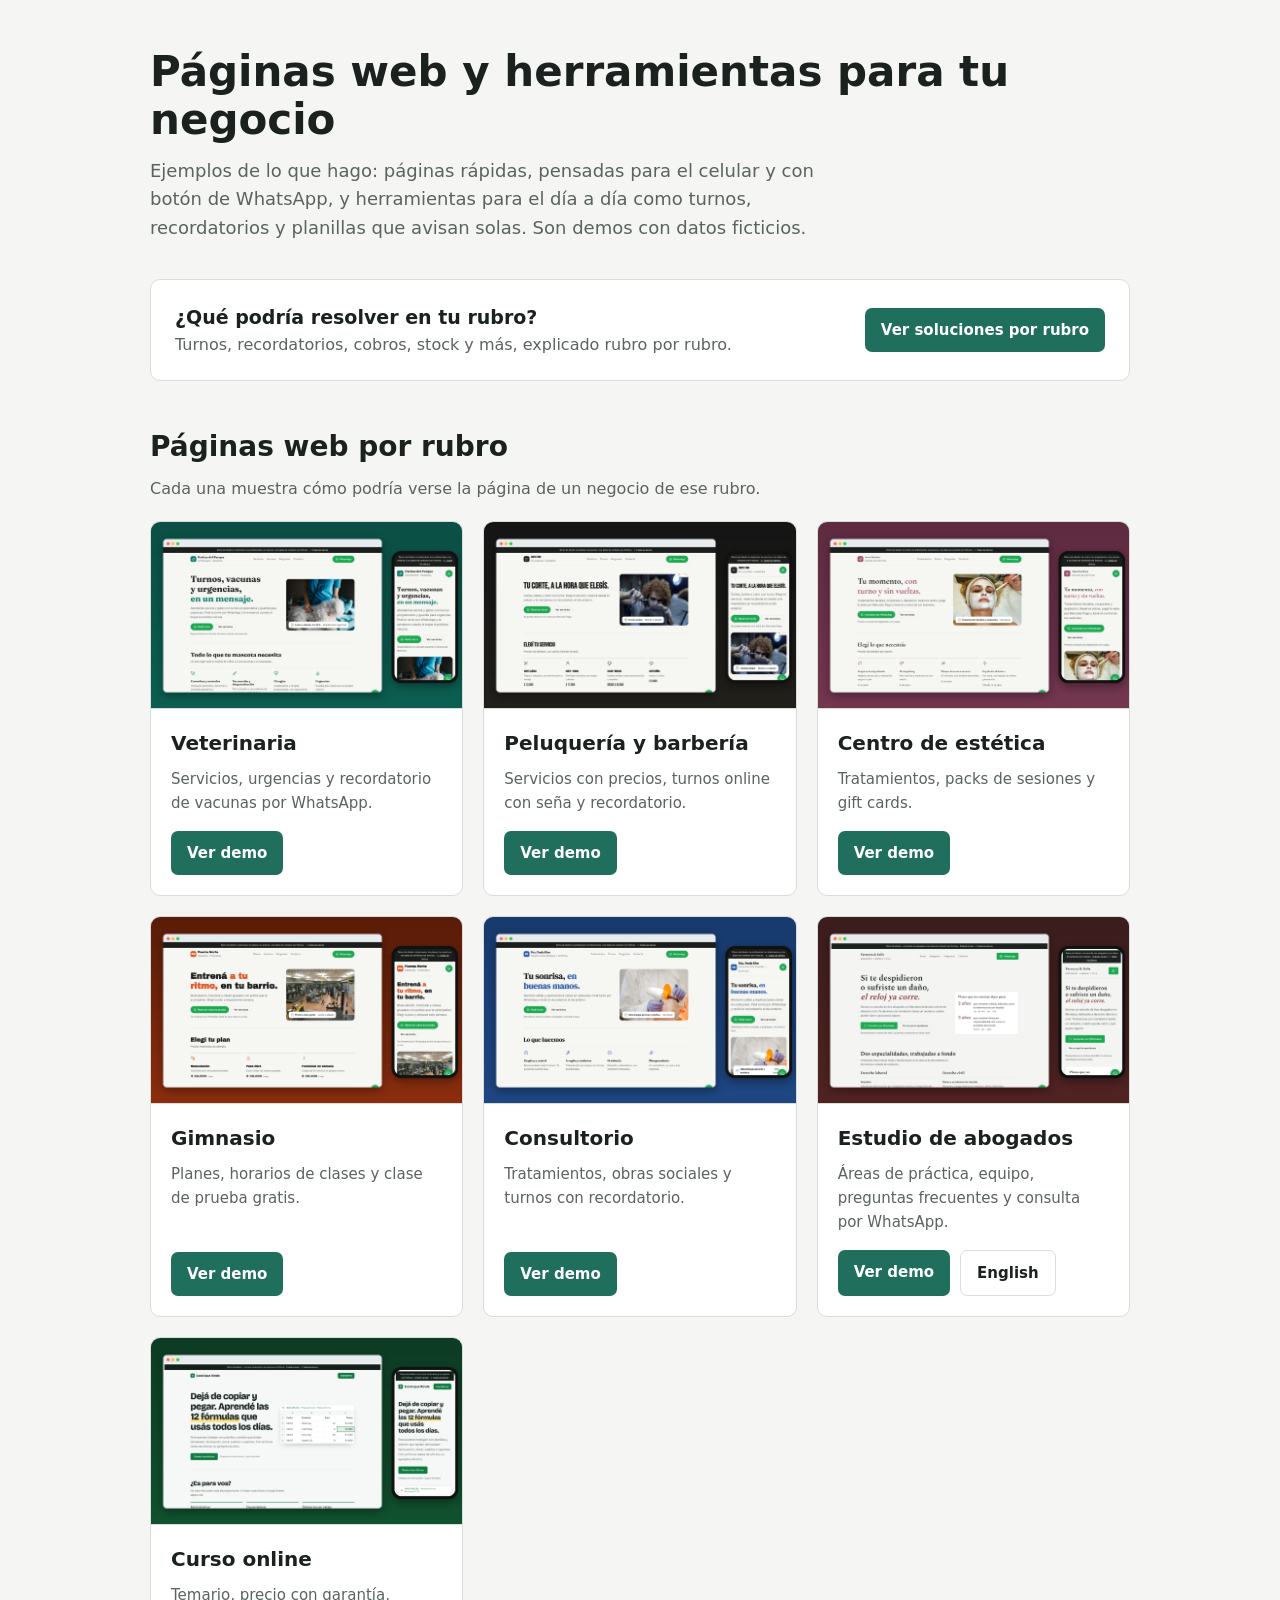
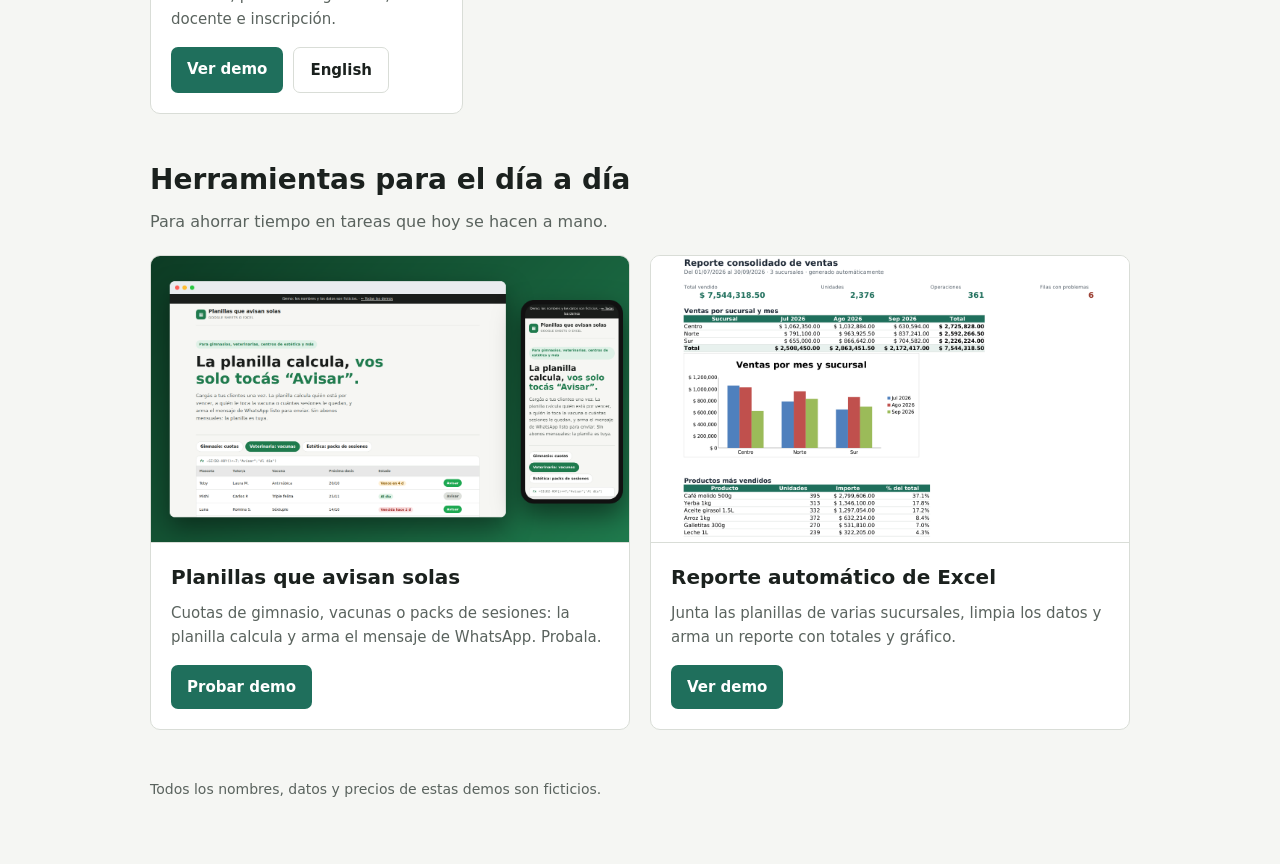
<file: index.html>
<!doctype html>
<html lang="es">
<meta charset="utf-8">
<meta name="viewport" content="width=device-width, initial-scale=1">
<title>Demos de páginas web y herramientas</title>
<meta name="description" content="Ejemplos de páginas web para distintos rubros y de herramientas para el día a día: turnos, recordatorios por WhatsApp, planillas y reportes. Demos con datos ficticios.">
<link rel="stylesheet" href="estilo.css">
<style>
h2.sec { font-size: clamp(22px, 3vw, 28px); margin: 44px 0 6px; }
p.sub { color: var(--muted); margin: 0 0 20px; }
.banner { display: flex; flex-wrap: wrap; gap: 16px; justify-content: space-between; align-items: center; background: var(--card); border: 1px solid var(--line); border-radius: 10px; padding: 22px 24px; }
.banner b { font-size: 19px; display: block; }
.banner span { color: var(--muted); }
</style>
<div class="wrap">
  <h1>Páginas web y herramientas para tu negocio</h1>
  <p class="lede">Ejemplos de lo que hago: páginas rápidas, pensadas para el celular y con botón de WhatsApp, y herramientas para el día a día como turnos, recordatorios y planillas que avisan solas. Son demos con datos ficticios.</p>

  <div class="banner">
    <div><b>¿Qué podría resolver en tu rubro?</b><span>Turnos, recordatorios, cobros, stock y más, explicado rubro por rubro.</span></div>
    <a class="btn" href="soluciones/">Ver soluciones por rubro</a>
  </div>

  <h2 class="sec">Páginas web por rubro</h2>
  <p class="sub">Cada una muestra cómo podría verse la página de un negocio de ese rubro.</p>
  <div class="grid">
    <article class="card">
      <img src="veterinaria/vista.png" alt="Página de una veterinaria en computadora y celular">
      <div class="b"><h2>Veterinaria</h2><p>Servicios, urgencias y recordatorio de vacunas por WhatsApp.</p>
        <div class="links"><a class="btn" href="veterinaria/">Ver demo</a></div></div>
    </article>
    <article class="card">
      <img src="peluqueria/vista.png" alt="Página de una barbería en computadora y celular">
      <div class="b"><h2>Peluquería y barbería</h2><p>Servicios con precios, turnos online con seña y recordatorio.</p>
        <div class="links"><a class="btn" href="peluqueria/">Ver demo</a></div></div>
    </article>
    <article class="card">
      <img src="estetica/vista.png" alt="Página de un centro de estética en computadora y celular">
      <div class="b"><h2>Centro de estética</h2><p>Tratamientos, packs de sesiones y gift cards.</p>
        <div class="links"><a class="btn" href="estetica/">Ver demo</a></div></div>
    </article>
    <article class="card">
      <img src="gimnasio/vista.png" alt="Página de un gimnasio en computadora y celular">
      <div class="b"><h2>Gimnasio</h2><p>Planes, horarios de clases y clase de prueba gratis.</p>
        <div class="links"><a class="btn" href="gimnasio/">Ver demo</a></div></div>
    </article>
    <article class="card">
      <img src="consultorio/vista.png" alt="Página de un consultorio odontológico en computadora y celular">
      <div class="b"><h2>Consultorio</h2><p>Tratamientos, obras sociales y turnos con recordatorio.</p>
        <div class="links"><a class="btn" href="consultorio/">Ver demo</a></div></div>
    </article>
    <article class="card">
      <img src="abogados/vista.png" alt="Página de un estudio de abogados en computadora y celular">
      <div class="b"><h2>Estudio de abogados</h2><p>Áreas de práctica, equipo, preguntas frecuentes y consulta por WhatsApp.</p>
        <div class="links"><a class="btn" href="abogados/">Ver demo</a><a class="btn alt" href="abogados/en.html">English</a></div></div>
    </article>
    <article class="card">
      <img src="curso-excel/vista.png" alt="Página de venta de un curso online en computadora y celular">
      <div class="b"><h2>Curso online</h2><p>Temario, precio con garantía, docente e inscripción.</p>
        <div class="links"><a class="btn" href="curso-excel/">Ver demo</a><a class="btn alt" href="curso-excel/en.html">English</a></div></div>
    </article>
  </div>

  <h2 class="sec">Herramientas para el día a día</h2>
  <p class="sub">Para ahorrar tiempo en tareas que hoy se hacen a mano.</p>
  <div class="grid">
    <article class="card">
      <img src="planillas/vista.png" alt="Planilla de vacunas con botones para avisar por WhatsApp">
      <div class="b"><h2>Planillas que avisan solas</h2><p>Cuotas de gimnasio, vacunas o packs de sesiones: la planilla calcula y arma el mensaje de WhatsApp. Probala.</p>
        <div class="links"><a class="btn" href="planillas/">Probar demo</a></div></div>
    </article>
    <article class="card">
      <img src="reporte-excel/reporte-es.png" alt="Reporte consolidado de ventas generado automáticamente">
      <div class="b"><h2>Reporte automático de Excel</h2><p>Junta las planillas de varias sucursales, limpia los datos y arma un reporte con totales y gráfico.</p>
        <div class="links"><a class="btn" href="reporte-excel/">Ver demo</a></div></div>
    </article>
  </div>

  <footer>Todos los nombres, datos y precios de estas demos son ficticios.</footer>
</div>
</html>
</file>
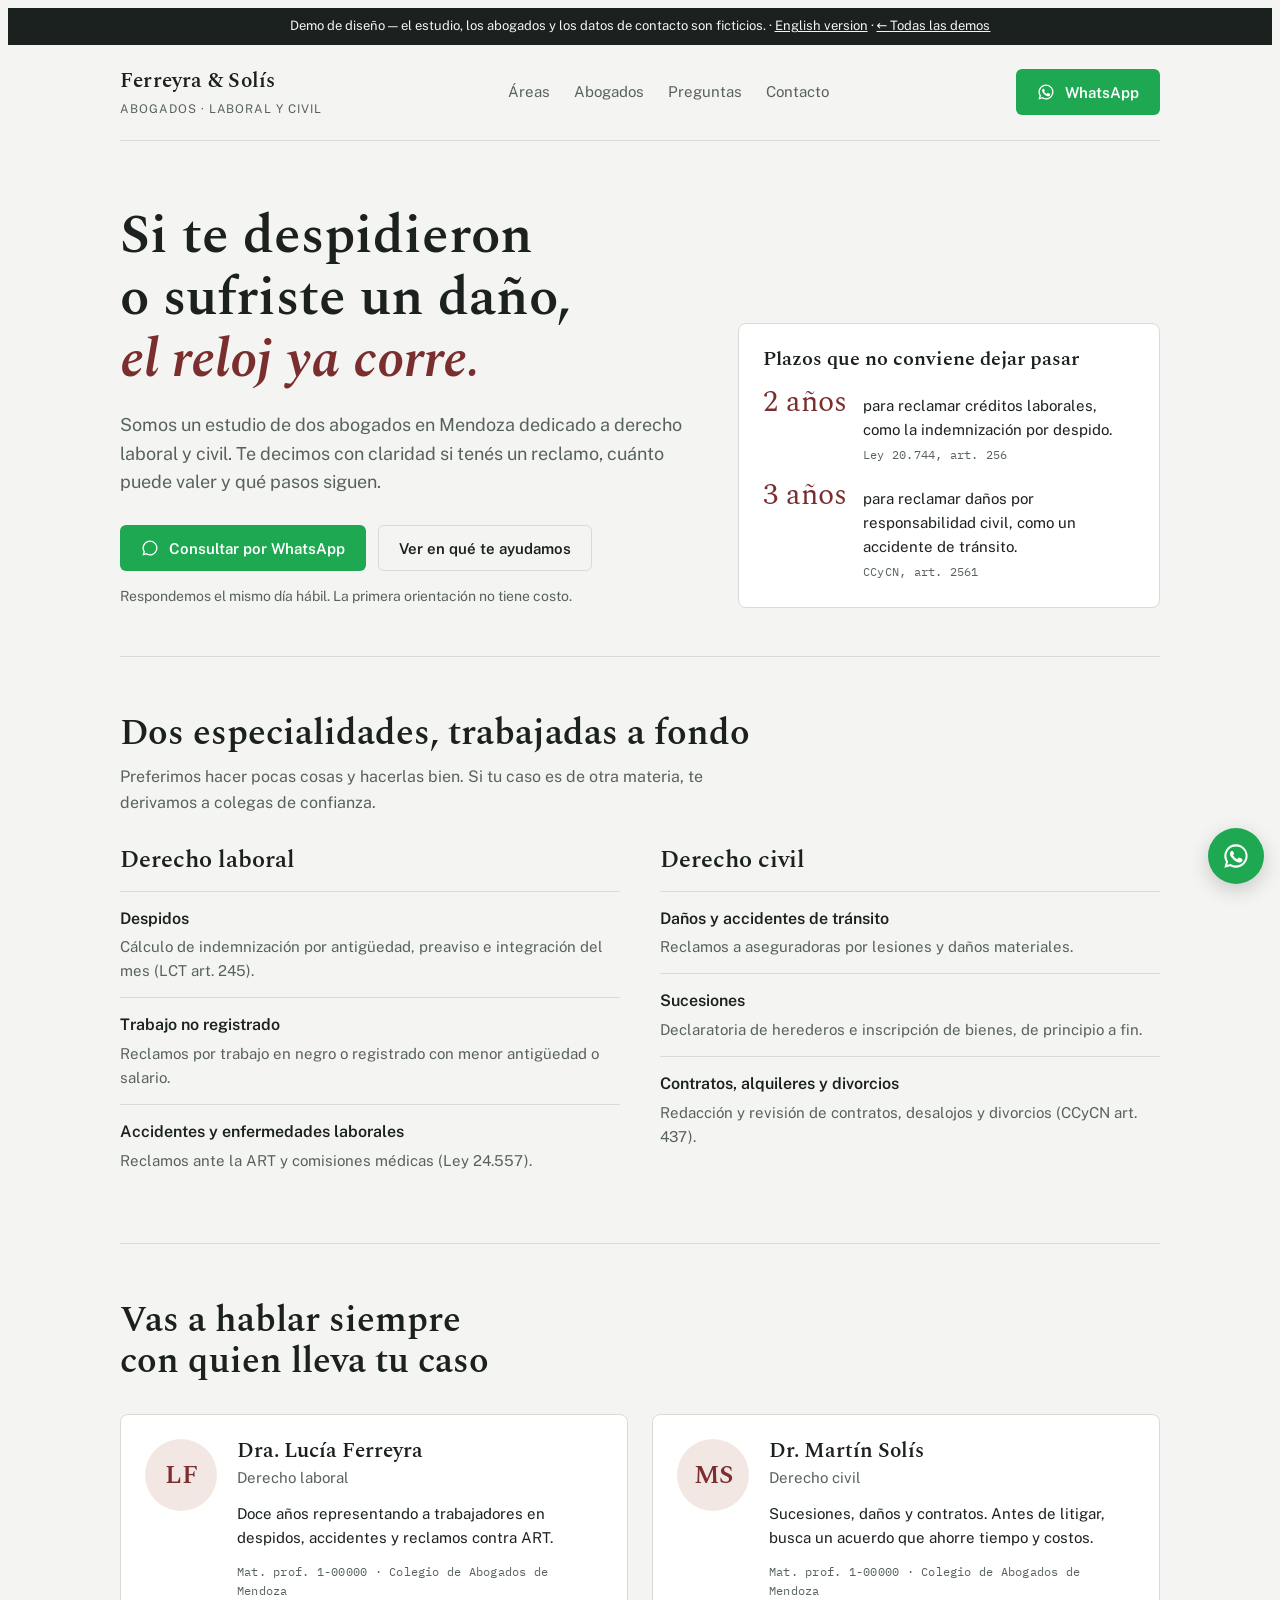
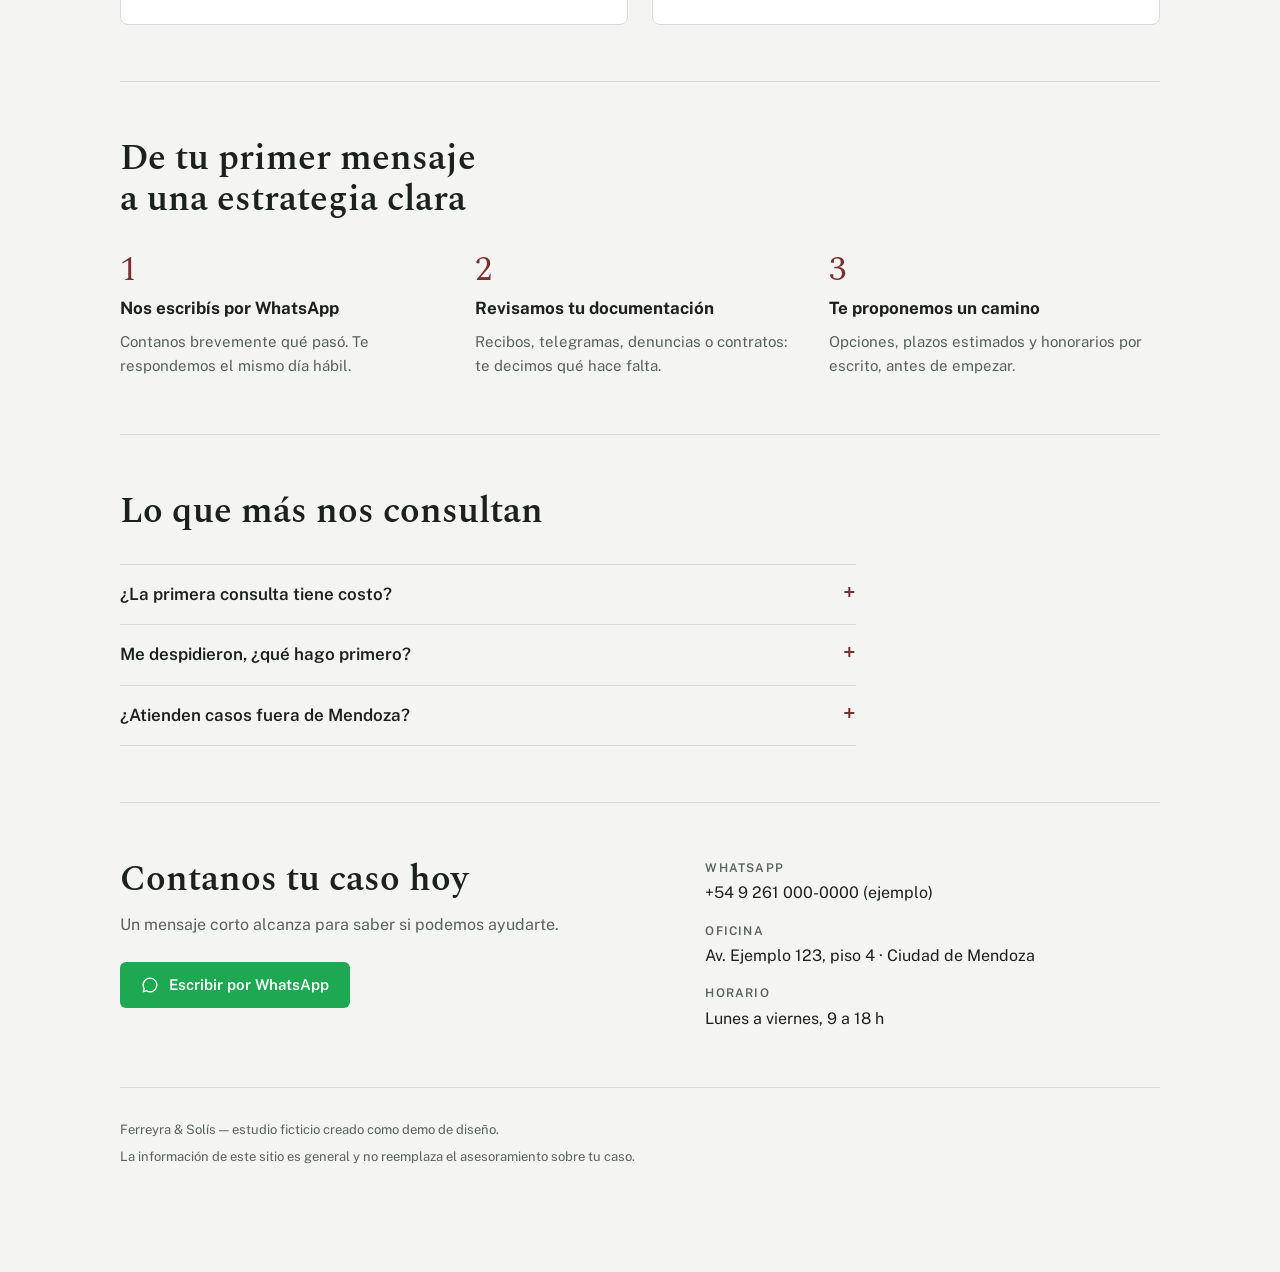
<file: abogados/index.html>
<!doctype html>
<html lang="es">
<meta charset="utf-8">
<meta name="viewport" content="width=device-width, initial-scale=1">
<title>Estudio Ferreyra Solís</title>
<meta name="description" content="Abogados en derecho laboral y civil. Despidos, accidentes, sucesiones y daños. Consultá por WhatsApp.">
<link rel="preconnect" href="https://fonts.googleapis.com">
<link rel="preconnect" href="https://fonts.gstatic.com" crossorigin>
<link rel="stylesheet" href="https://fonts.googleapis.com/css2?family=Spectral:wght@500;600&family=Public+Sans:wght@400;500;600&family=IBM+Plex+Mono:wght@500&display=swap">
<style>
:root {
  --ground: #F4F5F2;
  --surface: #FFFFFF;
  --ink: #1B211E;
  --muted: #58625C;
  --line: #D8DCD6;
  --accent: #7A2E2E;
  --accent-ink: #FFFFFF;
  --accent-soft: #F3E7E4;
  --wa: #1DA851;
  --wa-ink: #FFFFFF;
  --display: "Spectral", Georgia, "Times New Roman", serif;
  --body: "Public Sans", system-ui, -apple-system, "Segoe UI", sans-serif;
  --mono: "IBM Plex Mono", ui-monospace, "SFMono-Regular", Menlo, monospace;
}
@media (prefers-color-scheme: dark) {
  :root:not([data-theme="light"]) {
    color-scheme: dark;
    --ground: #141816;
    --surface: #1C211F;
    --ink: #E8EBE8;
    --muted: #A2ABA5;
    --line: #2F3633;
    --accent: #D98C84;
    --accent-ink: #1B1110;
    --accent-soft: #2B1F1E;
    --wa: #2BC466;
    --wa-ink: #0B1A10;
  }
}
:root[data-theme="dark"] {
  color-scheme: dark;
  --ground: #141816;
  --surface: #1C211F;
  --ink: #E8EBE8;
  --muted: #A2ABA5;
  --line: #2F3633;
  --accent: #D98C84;
  --accent-ink: #1B1110;
  --accent-soft: #2B1F1E;
  --wa: #2BC466;
  --wa-ink: #0B1A10;
}

* { box-sizing: border-box; }
body {
  background: var(--ground);
  color: var(--ink);
  font: 400 16px/1.6 var(--body);
  padding-inline: 16px;
}
.wrap { max-width: 1040px; margin-inline: auto; }
h1, h2, h3 { font-family: var(--display); font-weight: 600; line-height: 1.15; text-wrap: balance; margin: 0; }
p { margin: 0; }
a { color: inherit; }
a:focus-visible, button:focus-visible, summary:focus-visible { outline: 2px solid var(--accent); outline-offset: 3px; border-radius: 4px; }

.demo-bar {
  margin-inline: -16px;
  padding: 8px 16px;
  background: var(--ink);
  color: var(--ground);
  font-size: 13px;
  text-align: center;
}

header.top {
  display: flex; align-items: center; justify-content: space-between; gap: 16px;
  padding-block: 20px;
  border-bottom: 1px solid var(--line);
}
.brand { display: flex; flex-direction: column; gap: 2px; text-decoration: none; }
.brand b { font-family: var(--display); font-size: 21px; font-weight: 600; letter-spacing: .01em; }
.brand span { font-size: 12px; color: var(--muted); letter-spacing: .08em; text-transform: uppercase; }
nav.links { display: flex; gap: 24px; font-size: 15px; }
nav.links a { text-decoration: none; color: var(--muted); }
nav.links a:hover { color: var(--ink); }

.btn {
  display: inline-flex; align-items: center; gap: 10px;
  padding: 13px 20px; border-radius: 6px;
  font: 600 15px/1 var(--body); text-decoration: none;
  border: 1px solid transparent; cursor: pointer;
}
.btn-wa { background: var(--wa); color: var(--wa-ink); }
.btn-wa:hover { filter: brightness(1.06); }
.btn-ghost { border-color: var(--line); color: var(--ink); background: transparent; }
.btn-ghost:hover { border-color: var(--ink); }
.btn svg { width: 18px; height: 18px; flex: none; }

.hero {
  display: grid; grid-template-columns: 1.35fr 1fr; gap: 48px; align-items: end;
  padding-block: 64px 48px;
}
.hero h1 { font-size: clamp(34px, 5.2vw, 54px); }
.hero h1 em { font-style: italic; color: var(--accent); }
.hero .lede { margin-top: 20px; font-size: 18px; color: var(--muted); max-width: 34em; }
.hero .ctas { margin-top: 28px; display: flex; flex-wrap: wrap; gap: 12px; }
.hero .reply { margin-top: 14px; font-size: 14px; color: var(--muted); }

.deadline {
  background: var(--surface);
  border: 1px solid var(--line);
  border-radius: 8px;
  padding: 24px;
  display: grid; gap: 16px;
}
.deadline h2 { font-size: 20px; }
.deadline dl { margin: 0; display: grid; gap: 14px; }
.deadline .row { display: grid; grid-template-columns: 5.5em 1fr; gap: 12px; align-items: baseline; }
.deadline dt { font-family: var(--display); font-size: 30px; line-height: 1; color: var(--accent); font-variant-numeric: tabular-nums; }
.deadline dd { margin: 0; font-size: 15px; }
.cite { font-family: var(--mono); font-size: 12px; color: var(--muted); letter-spacing: .02em; }

section.block { padding-block: 56px; border-top: 1px solid var(--line); }
.eyebrow { font-size: 12px; font-weight: 600; letter-spacing: .12em; text-transform: uppercase; color: var(--accent); }
.block > .head { display: grid; gap: 10px; margin-bottom: 32px; max-width: 40em; }
.block > .head h2 { font-size: clamp(26px, 3.6vw, 36px); }
.block > .head p { color: var(--muted); }

.areas { display: grid; grid-template-columns: 1fr 1fr; gap: 40px; }
.area h3 { font-size: 24px; display: flex; align-items: baseline; gap: 12px; flex-wrap: wrap; }
.area ul { list-style: none; margin: 16px 0 0; padding: 0; display: grid; }
.area li { display: grid; gap: 4px; padding-block: 14px; border-top: 1px solid var(--line); }
.area li b { font-weight: 600; }
.area li span { color: var(--muted); font-size: 15px; }

.team { display: grid; grid-template-columns: 1fr 1fr; gap: 24px; }
.lawyer {
  display: grid; grid-template-columns: 72px 1fr; gap: 20px; align-items: start;
  padding: 24px; background: var(--surface); border: 1px solid var(--line); border-radius: 8px;
}
.mono {
  width: 72px; height: 72px; border-radius: 50%;
  display: grid; place-items: center;
  background: var(--accent-soft); color: var(--accent);
  font-family: var(--display); font-size: 26px; font-weight: 600;
}
.lawyer h3 { font-size: 21px; }
.lawyer .role { color: var(--muted); font-size: 15px; margin-top: 2px; }
.lawyer p.bio { margin-top: 12px; font-size: 15px; }
.lawyer .cite { margin-top: 12px; display: block; }

.steps { display: grid; grid-template-columns: repeat(3, 1fr); gap: 24px; list-style: none; margin: 0; padding: 0; counter-reset: s; }
.steps li { counter-increment: s; display: grid; gap: 8px; }
.steps li::before {
  content: counter(s);
  font-family: var(--display); font-size: 34px; line-height: 1; color: var(--accent);
}
.steps b { font-size: 17px; }
.steps span { color: var(--muted); font-size: 15px; }

.faq { display: grid; max-width: 46em; }
.faq details { border-top: 1px solid var(--line); padding-block: 16px; }
.faq details:last-child { border-bottom: 1px solid var(--line); }
.faq summary { cursor: pointer; font-weight: 600; font-size: 17px; list-style: none; display: flex; justify-content: space-between; gap: 16px; }
.faq summary::-webkit-details-marker { display: none; }
.faq summary::after { content: "+"; color: var(--accent); font-size: 22px; line-height: 1; }
.faq details[open] summary::after { content: "−"; }
.faq details p { margin-top: 10px; color: var(--muted); max-width: 40em; }

.contact {
  display: grid; grid-template-columns: 1.2fr 1fr; gap: 40px; align-items: start;
}
.contact h2 { font-size: clamp(26px, 3.6vw, 36px); }
.contact .lede { margin-top: 12px; color: var(--muted); }
.contact .ctas { margin-top: 24px; }
.facts { display: grid; gap: 16px; margin: 0; }
.facts div { display: grid; gap: 2px; }
.facts dt { font-size: 12px; font-weight: 600; letter-spacing: .1em; text-transform: uppercase; color: var(--muted); }
.facts dd { margin: 0; }

footer { padding-block: 32px 96px; border-top: 1px solid var(--line); font-size: 13px; color: var(--muted); display: grid; gap: 6px; }

.float-wa {
  position: fixed; right: 16px; bottom: calc(16px + env(safe-area-inset-bottom, 0px));
  width: 56px; height: 56px; border-radius: 50%;
  display: grid; place-items: center;
  background: var(--wa); color: var(--wa-ink);
  box-shadow: 0 6px 20px rgba(0,0,0,.18);
}
.float-wa svg { width: 28px; height: 28px; }

@media (max-width: 760px) {
  nav.links { display: none; }
  .hero, .areas, .team, .contact { grid-template-columns: 1fr; }
  .hero { padding-block: 40px 32px; gap: 32px; }
  .steps { grid-template-columns: 1fr; }
  section.block { padding-block: 44px; }
}
@media (max-width: 420px) {
  header.top .btn span { display: none; }
  .lawyer { grid-template-columns: 1fr; }
}
@media (prefers-reduced-motion: no-preference) {
  .btn, nav.links a { transition: filter .15s, border-color .15s, color .15s; }
}
</style>

<div class="demo-bar">Demo de diseño — el estudio, los abogados y los datos de contacto son ficticios. · <a href="en.html" style="color:inherit">English version</a> · <a href="../" style="color:inherit">← Todas las demos</a></div>

<div class="wrap">
  <header class="top">
    <a class="brand" href="#inicio">
      <b>Ferreyra &amp; Solís</b>
      <span>Abogados · Laboral y Civil</span>
    </a>
    <nav class="links" aria-label="Secciones">
      <a href="#areas">Áreas</a>
      <a href="#equipo">Abogados</a>
      <a href="#preguntas">Preguntas</a>
      <a href="#contacto">Contacto</a>
    </nav>
    <a class="btn btn-wa" href="#contacto" data-event="whatsapp_click" aria-label="Consultar por WhatsApp">
      <svg viewBox="0 0 24 24" fill="currentColor" aria-hidden="true"><path d="M12 2a10 10 0 0 0-8.6 15.1L2 22l5-1.3A10 10 0 1 0 12 2Zm0 18.2a8.2 8.2 0 0 1-4.2-1.2l-.3-.2-3 .8.8-2.9-.2-.3A8.2 8.2 0 1 1 12 20.2Zm4.5-6.1c-.2-.1-1.5-.7-1.7-.8-.2-.1-.4-.1-.6.1l-.8 1c-.1.2-.3.2-.5.1a6.7 6.7 0 0 1-3.3-2.9c-.3-.4.2-.4.7-1.3.1-.2 0-.3 0-.4l-.8-1.8c-.2-.5-.4-.4-.6-.4h-.5a1 1 0 0 0-.7.3 3 3 0 0 0-.9 2.2 5.2 5.2 0 0 0 1.1 2.7 11.8 11.8 0 0 0 4.5 4c1.7.7 2.3.8 3.2.6a2.7 2.7 0 0 0 1.8-1.3 2.2 2.2 0 0 0 .1-1.3c0-.1-.2-.2-.4-.3Z"/></svg>
      <span>WhatsApp</span>
    </a>
  </header>

  <main id="inicio">
    <section class="hero">
      <div>
        <h1>Si te despidieron o sufriste un daño, <em>el reloj ya corre.</em></h1>
        <p class="lede">Somos un estudio de dos abogados en Mendoza dedicado a derecho laboral y civil. Te decimos con claridad si tenés un reclamo, cuánto puede valer y qué pasos siguen.</p>
        <div class="ctas">
          <a class="btn btn-wa" href="#contacto" data-event="whatsapp_click">
            <svg viewBox="0 0 24 24" fill="currentColor" aria-hidden="true"><path d="M12 2a10 10 0 0 0-8.6 15.1L2 22l5-1.3A10 10 0 1 0 12 2Zm0 18.2a8.2 8.2 0 0 1-4.2-1.2l-.3-.2-3 .8.8-2.9-.2-.3A8.2 8.2 0 1 1 12 20.2Z"/></svg>
            Consultar por WhatsApp
          </a>
          <a class="btn btn-ghost" href="#areas">Ver en qué te ayudamos</a>
        </div>
        <p class="reply">Respondemos el mismo día hábil. La primera orientación no tiene costo.</p>
      </div>

      <aside class="deadline" aria-labelledby="plazos-t">
        <h2 id="plazos-t">Plazos que no conviene dejar pasar</h2>
        <dl>
          <div class="row">
            <dt>2 años</dt>
            <dd>para reclamar créditos laborales, como la indemnización por despido.<br><span class="cite">Ley 20.744, art. 256</span></dd>
          </div>
          <div class="row">
            <dt>3 años</dt>
            <dd>para reclamar daños por responsabilidad civil, como un accidente de tránsito.<br><span class="cite">CCyCN, art. 2561</span></dd>
          </div>
        </dl>
      </aside>
    </section>

    <section class="block" id="areas">
      <div class="head">
        <h2>Dos especialidades, trabajadas a fondo</h2>
        <p>Preferimos hacer pocas cosas y hacerlas bien. Si tu caso es de otra materia, te derivamos a colegas de confianza.</p>
      </div>
      <div class="areas">
        <div class="area">
          <h3>Derecho laboral</h3>
          <ul>
            <li><b>Despidos</b><span>Cálculo de indemnización por antigüedad, preaviso e integración del mes (LCT art. 245).</span></li>
            <li><b>Trabajo no registrado</b><span>Reclamos por trabajo en negro o registrado con menor antigüedad o salario.</span></li>
            <li><b>Accidentes y enfermedades laborales</b><span>Reclamos ante la ART y comisiones médicas (Ley 24.557).</span></li>
          </ul>
        </div>
        <div class="area">
          <h3>Derecho civil</h3>
          <ul>
            <li><b>Daños y accidentes de tránsito</b><span>Reclamos a aseguradoras por lesiones y daños materiales.</span></li>
            <li><b>Sucesiones</b><span>Declaratoria de herederos e inscripción de bienes, de principio a fin.</span></li>
            <li><b>Contratos, alquileres y divorcios</b><span>Redacción y revisión de contratos, desalojos y divorcios (CCyCN art. 437).</span></li>
          </ul>
        </div>
      </div>
    </section>

    <section class="block" id="equipo">
      <div class="head">
        <h2>Vas a hablar siempre con quien lleva tu caso</h2>
      </div>
      <div class="team">
        <article class="lawyer">
          <div class="mono" aria-hidden="true">LF</div>
          <div>
            <h3>Dra. Lucía Ferreyra</h3>
            <p class="role">Derecho laboral</p>
            <p class="bio">Doce años representando a trabajadores en despidos, accidentes y reclamos contra ART.</p>
            <span class="cite">Mat. prof. 1-00000 · Colegio de Abogados de Mendoza</span>
          </div>
        </article>
        <article class="lawyer">
          <div class="mono" aria-hidden="true">MS</div>
          <div>
            <h3>Dr. Martín Solís</h3>
            <p class="role">Derecho civil</p>
            <p class="bio">Sucesiones, daños y contratos. Antes de litigar, busca un acuerdo que ahorre tiempo y costos.</p>
            <span class="cite">Mat. prof. 1-00000 · Colegio de Abogados de Mendoza</span>
          </div>
        </article>
      </div>
    </section>

    <section class="block">
      <div class="head">
        <h2>De tu primer mensaje a una estrategia clara</h2>
      </div>
      <ol class="steps">
        <li><b>Nos escribís por WhatsApp</b><span>Contanos brevemente qué pasó. Te respondemos el mismo día hábil.</span></li>
        <li><b>Revisamos tu documentación</b><span>Recibos, telegramas, denuncias o contratos: te decimos qué hace falta.</span></li>
        <li><b>Te proponemos un camino</b><span>Opciones, plazos estimados y honorarios por escrito, antes de empezar.</span></li>
      </ol>
    </section>

    <section class="block" id="preguntas">
      <div class="head">
        <h2>Lo que más nos consultan</h2>
      </div>
      <div class="faq">
        <details>
          <summary>¿La primera consulta tiene costo?</summary>
          <p>La orientación inicial por WhatsApp es sin cargo. Si hace falta una reunión para analizar documentación, te informamos el valor antes.</p>
        </details>
        <details>
          <summary>Me despidieron, ¿qué hago primero?</summary>
          <p>No firmes nada que no entiendas y guardá recibos de sueldo, telegramas y mensajes. Escribinos y te decimos cómo responder.</p>
        </details>
        <details>
          <summary>¿Atienden casos fuera de Mendoza?</summary>
          <p>Hacemos consultas en todo el país por videollamada. Para juicios fuera de la provincia trabajamos con estudios asociados.</p>
        </details>
      </div>
    </section>

    <section class="block" id="contacto">
      <div class="contact">
        <div>
          <h2>Contanos tu caso hoy</h2>
          <p class="lede">Un mensaje corto alcanza para saber si podemos ayudarte.</p>
          <div class="ctas">
            <a class="btn btn-wa" href="#contacto" data-event="whatsapp_click">
              <svg viewBox="0 0 24 24" fill="currentColor" aria-hidden="true"><path d="M12 2a10 10 0 0 0-8.6 15.1L2 22l5-1.3A10 10 0 1 0 12 2Zm0 18.2a8.2 8.2 0 0 1-4.2-1.2l-.3-.2-3 .8.8-2.9-.2-.3A8.2 8.2 0 1 1 12 20.2Z"/></svg>
              Escribir por WhatsApp
            </a>
          </div>
        </div>
        <dl class="facts">
          <div><dt>WhatsApp</dt><dd>+54 9 261 000-0000 (ejemplo)</dd></div>
          <div><dt>Oficina</dt><dd>Av. Ejemplo 123, piso 4 · Ciudad de Mendoza</dd></div>
          <div><dt>Horario</dt><dd>Lunes a viernes, 9 a 18 h</dd></div>
        </dl>
      </div>
    </section>
  </main>

  <footer>
    <p>Ferreyra &amp; Solís — estudio ficticio creado como demo de diseño.</p>
    <p>La información de este sitio es general y no reemplaza el asesoramiento sobre tu caso.</p>
  </footer>
</div>

<a class="float-wa" href="#contacto" data-event="whatsapp_click" aria-label="Consultar por WhatsApp">
  <svg viewBox="0 0 24 24" fill="currentColor" aria-hidden="true"><path d="M12 2a10 10 0 0 0-8.6 15.1L2 22l5-1.3A10 10 0 1 0 12 2Zm0 18.2a8.2 8.2 0 0 1-4.2-1.2l-.3-.2-3 .8.8-2.9-.2-.3A8.2 8.2 0 1 1 12 20.2Zm4.5-6.1c-.2-.1-1.5-.7-1.7-.8-.2-.1-.4-.1-.6.1l-.8 1c-.1.2-.3.2-.5.1a6.7 6.7 0 0 1-3.3-2.9c-.3-.4.2-.4.7-1.3.1-.2 0-.3 0-.4l-.8-1.8c-.2-.5-.4-.4-.6-.4h-.5a1 1 0 0 0-.7.3 3 3 0 0 0-.9 2.2 5.2 5.2 0 0 0 1.1 2.7 11.8 11.8 0 0 0 4.5 4c1.7.7 2.3.8 3.2.6a2.7 2.7 0 0 0 1.8-1.3 2.2 2.2 0 0 0 .1-1.3c0-.1-.2-.2-.4-.3Z"/></svg>
</a>
</html>
</file>
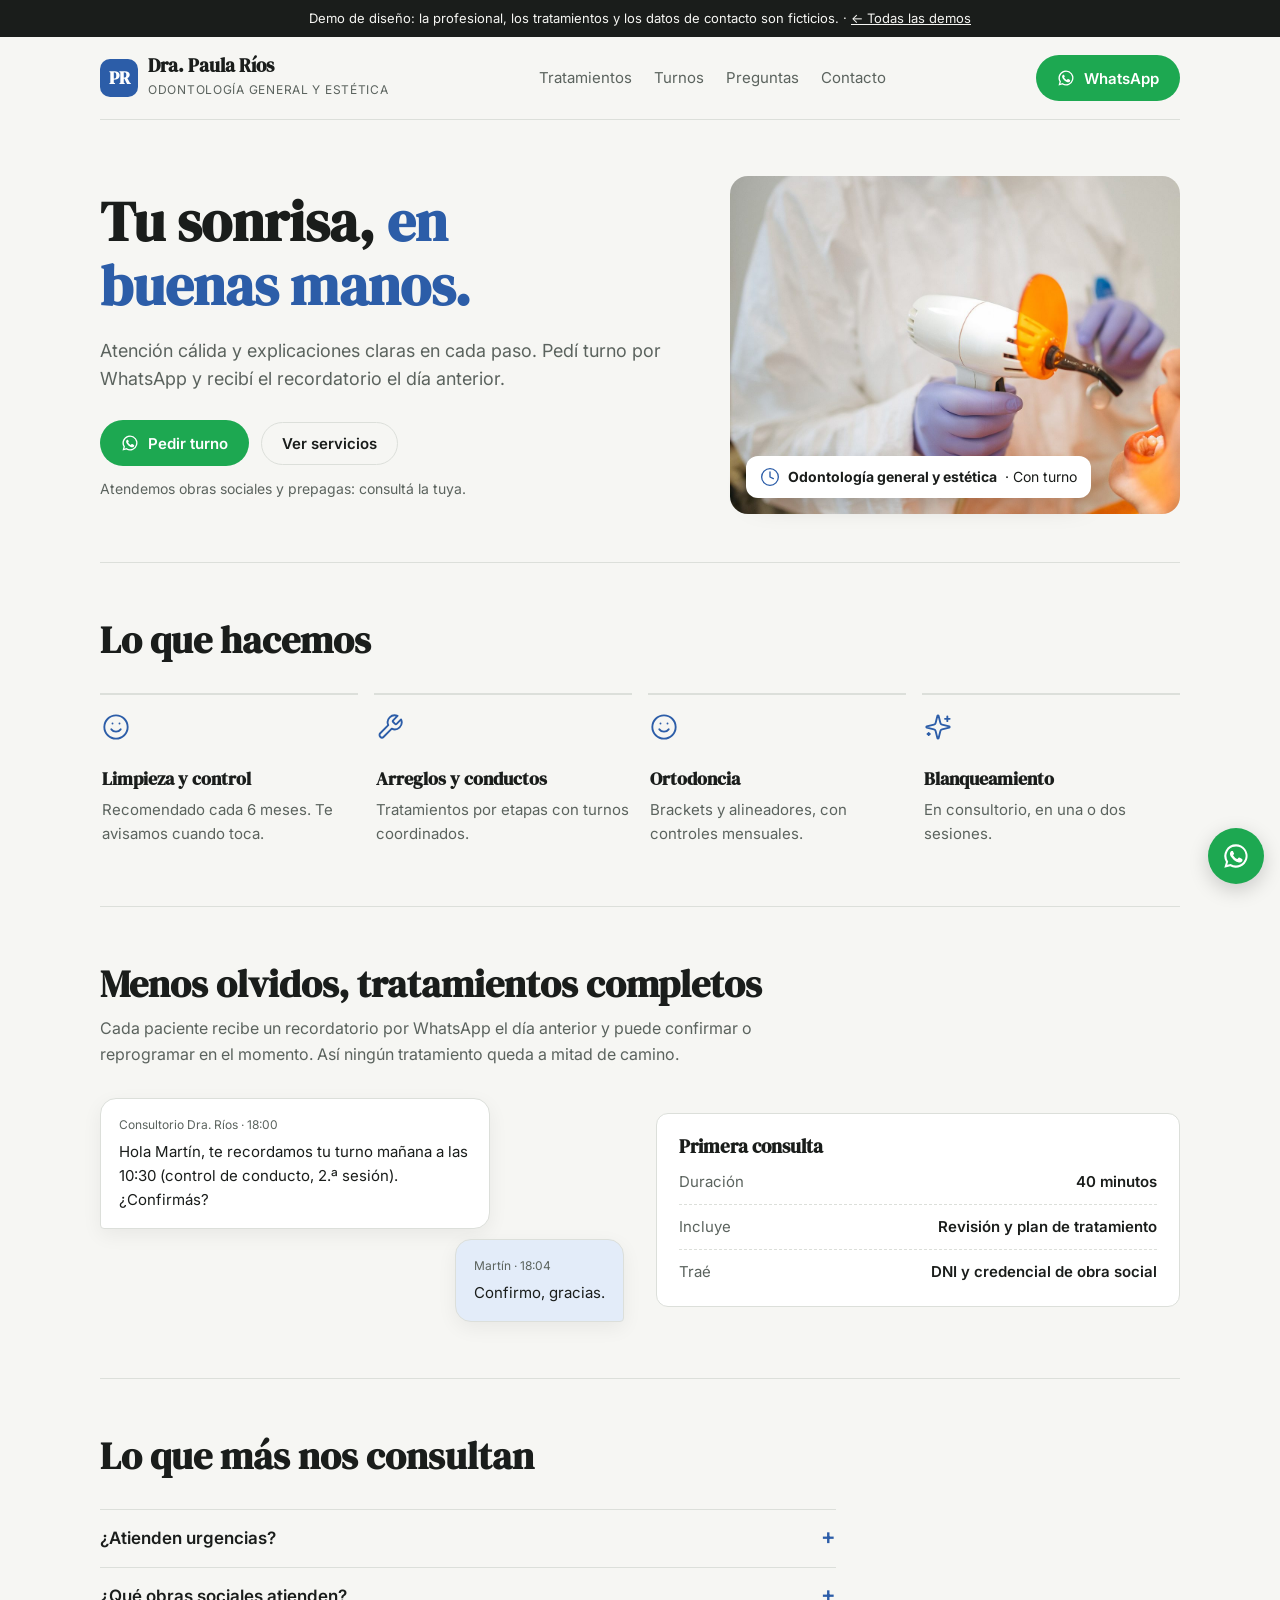
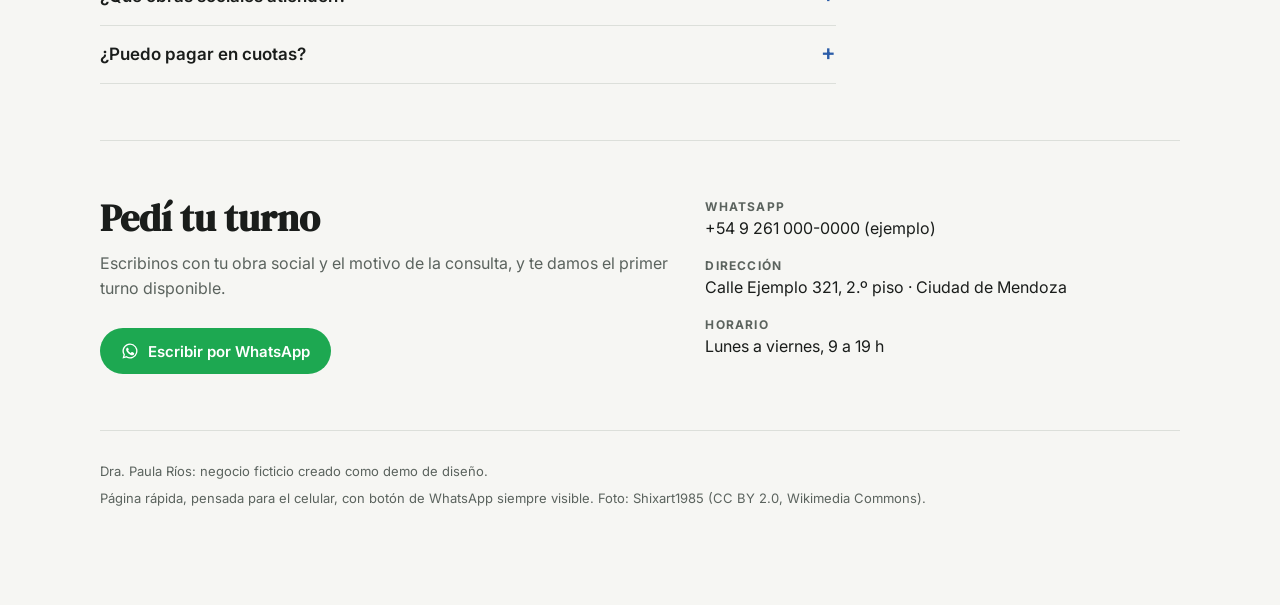
<file: consultorio/index.html>
<!doctype html>
<html lang="es">
<meta charset="utf-8">
<meta name="viewport" content="width=device-width, initial-scale=1">
<title>Consultorio Odontológico Dra. Paula Ríos</title>
<meta name="description" content="Consultorio odontológico en Mendoza. Limpiezas, arreglos, ortodoncia y blanqueamiento. Pedí turno por WhatsApp.">
<link rel="preconnect" href="https://fonts.googleapis.com">
<link rel="preconnect" href="https://fonts.gstatic.com" crossorigin>
<link rel="stylesheet" href="https://fonts.googleapis.com/css2?family=DM+Serif+Display&family=Inter:wght@400;500;600;700&display=swap">
<link rel="stylesheet" href="../rubros.css">
<link rel="stylesheet" href="../ajustes.css">
<style>
:root { --display: "DM Serif Display", Georgia, serif; --accent: #2C5DA8; --accent-soft: #E3ECF9; --accent-ink: #FFFFFF; }
@media (prefers-color-scheme: dark) { :root:not([data-theme="light"]) { --accent: #7FA9EC; --accent-soft: #1D2A3F; --accent-ink: #0C1626; } }
:root[data-theme="dark"] { --accent: #7FA9EC; --accent-soft: #1D2A3F; --accent-ink: #0C1626; }
</style>

<div class="demo-bar">Demo de diseño: la profesional, los tratamientos y los datos de contacto son ficticios. · <a href="../">← Todas las demos</a></div>

<div class="wrap">
  <header class="top">
    <a class="brand" href="#inicio"><span class="logo" aria-hidden="true">PR</span><span><b>Dra. Paula Ríos</b><small>Odontología general y estética</small></span></a>
    <nav class="links" aria-label="Secciones"><a href="#servicios">Tratamientos</a><a href="#turnos">Turnos</a><a href="#preguntas">Preguntas</a><a href="#contacto">Contacto</a></nav>
    <a class="btn btn-wa" href="#contacto" aria-label="Escribir por WhatsApp"><svg viewBox="0 0 24 24" fill="currentColor" aria-hidden="true"><path d="M12 2a10 10 0 0 0-8.6 15.1L2 22l5-1.3A10 10 0 1 0 12 2Zm0 18.2a8.2 8.2 0 0 1-4.2-1.2l-.3-.2-3 .8.8-2.9-.2-.3A8.2 8.2 0 1 1 12 20.2Zm4.5-6.1c-.2-.1-1.5-.7-1.7-.8-.2-.1-.4-.1-.6.1l-.8 1c-.1.2-.3.2-.5.1a6.7 6.7 0 0 1-3.3-2.9c-.3-.4.2-.4.7-1.3.1-.2 0-.3 0-.4l-.8-1.8c-.2-.5-.4-.4-.6-.4h-.5a1 1 0 0 0-.7.3 3 3 0 0 0-.9 2.2 5.2 5.2 0 0 0 1.1 2.7 11.8 11.8 0 0 0 4.5 4c1.7.7 2.3.8 3.2.6a2.7 2.7 0 0 0 1.8-1.3 2.2 2.2 0 0 0 .1-1.3c0-.1-.2-.2-.4-.3Z"/></svg><span>WhatsApp</span></a>
  </header>

  <main id="inicio">
    <section class="hero">
      <div>
        <h1>Tu sonrisa, <em>en buenas manos.</em></h1>
        <p class="lede">Atención cálida y explicaciones claras en cada paso. Pedí turno por WhatsApp y recibí el recordatorio el día anterior.</p>
        <div class="ctas"><a class="btn btn-wa" href="#contacto"><svg viewBox="0 0 24 24" fill="currentColor" aria-hidden="true"><path d="M12 2a10 10 0 0 0-8.6 15.1L2 22l5-1.3A10 10 0 1 0 12 2Zm0 18.2a8.2 8.2 0 0 1-4.2-1.2l-.3-.2-3 .8.8-2.9-.2-.3A8.2 8.2 0 1 1 12 20.2Zm4.5-6.1c-.2-.1-1.5-.7-1.7-.8-.2-.1-.4-.1-.6.1l-.8 1c-.1.2-.3.2-.5.1a6.7 6.7 0 0 1-3.3-2.9c-.3-.4.2-.4.7-1.3.1-.2 0-.3 0-.4l-.8-1.8c-.2-.5-.4-.4-.6-.4h-.5a1 1 0 0 0-.7.3 3 3 0 0 0-.9 2.2 5.2 5.2 0 0 0 1.1 2.7 11.8 11.8 0 0 0 4.5 4c1.7.7 2.3.8 3.2.6a2.7 2.7 0 0 0 1.8-1.3 2.2 2.2 0 0 0 .1-1.3c0-.1-.2-.2-.4-.3Z"/></svg>Pedir turno</a><a class="btn btn-ghost" href="#servicios">Ver servicios</a></div>
        <p class="note">Atendemos obras sociales y prepagas: consultá la tuya.</p>
      </div>
      <figure class="foto-hero"><img src="foto.jpg" alt="Odontóloga atendiendo a un paciente en el consultorio" width="1200" height="900"><figcaption><span><svg aria-hidden="true"
  
  xmlns="http://www.w3.org/2000/svg"
  
  
  viewBox="0 0 24 24"
  fill="none"
  stroke="currentColor"
  stroke-width="1.6"
  stroke-linecap="round"
  stroke-linejoin="round"
>
  <circle cx="12" cy="12" r="10" />
  <polyline points="12 6 12 12 16 14" />
</svg></span><b>Odontología general y estética</b> · Con turno</figcaption></figure>
    </section>
    <section class="block" id="servicios">
      <div class="head"><h2>Lo que hacemos</h2></div>
      <div class="grid"><article class="item"><span class="ic"><svg aria-hidden="true"
  
  xmlns="http://www.w3.org/2000/svg"
  
  
  viewBox="0 0 24 24"
  fill="none"
  stroke="currentColor"
  stroke-width="1.6"
  stroke-linecap="round"
  stroke-linejoin="round"
>
  <circle cx="12" cy="12" r="10" />
  <path d="M8 14s1.5 2 4 2 4-2 4-2" />
  <line x1="9" x2="9.01" y1="9" y2="9" />
  <line x1="15" x2="15.01" y1="9" y2="9" />
</svg></span><h3>Limpieza y control</h3><p>Recomendado cada 6 meses. Te avisamos cuando toca.</p></article><article class="item"><span class="ic"><svg aria-hidden="true"
  
  xmlns="http://www.w3.org/2000/svg"
  
  
  viewBox="0 0 24 24"
  fill="none"
  stroke="currentColor"
  stroke-width="1.6"
  stroke-linecap="round"
  stroke-linejoin="round"
>
  <path d="M14.7 6.3a1 1 0 0 0 0 1.4l1.6 1.6a1 1 0 0 0 1.4 0l3.77-3.77a6 6 0 0 1-7.94 7.94l-6.91 6.91a2.12 2.12 0 0 1-3-3l6.91-6.91a6 6 0 0 1 7.94-7.94l-3.76 3.76z" />
</svg></span><h3>Arreglos y conductos</h3><p>Tratamientos por etapas con turnos coordinados.</p></article><article class="item"><span class="ic"><svg aria-hidden="true"
  
  xmlns="http://www.w3.org/2000/svg"
  
  
  viewBox="0 0 24 24"
  fill="none"
  stroke="currentColor"
  stroke-width="1.6"
  stroke-linecap="round"
  stroke-linejoin="round"
>
  <circle cx="12" cy="12" r="10" />
  <path d="M8 14s1.5 2 4 2 4-2 4-2" />
  <line x1="9" x2="9.01" y1="9" y2="9" />
  <line x1="15" x2="15.01" y1="9" y2="9" />
</svg></span><h3>Ortodoncia</h3><p>Brackets y alineadores, con controles mensuales.</p></article><article class="item"><span class="ic"><svg aria-hidden="true"
  
  xmlns="http://www.w3.org/2000/svg"
  
  
  viewBox="0 0 24 24"
  fill="none"
  stroke="currentColor"
  stroke-width="1.6"
  stroke-linecap="round"
  stroke-linejoin="round"
>
  <path d="M9.937 15.5A2 2 0 0 0 8.5 14.063l-6.135-1.582a.5.5 0 0 1 0-.962L8.5 9.936A2 2 0 0 0 9.937 8.5l1.582-6.135a.5.5 0 0 1 .963 0L14.063 8.5A2 2 0 0 0 15.5 9.937l6.135 1.581a.5.5 0 0 1 0 .964L15.5 14.063a2 2 0 0 0-1.437 1.437l-1.582 6.135a.5.5 0 0 1-.963 0z" />
  <path d="M20 3v4" />
  <path d="M22 5h-4" />
  <path d="M4 17v2" />
  <path d="M5 18H3" />
</svg></span><h3>Blanqueamiento</h3><p>En consultorio, en una o dos sesiones.</p></article></div>
    </section>
    <section class="block" id="turnos">
      <div class="head"><h2>Menos olvidos, tratamientos completos</h2><p>Cada paciente recibe un recordatorio por WhatsApp el día anterior y puede confirmar o reprogramar en el momento. Así ningún tratamiento queda a mitad de camino.</p></div>
      <div class="split"><div class="chat"><div class="bubble"><small>Consultorio Dra. Ríos · 18:00</small>Hola Martín, te recordamos tu turno mañana a las 10:30 (control de conducto, 2.ª sesión). ¿Confirmás?</div><div class="bubble me"><small>Martín · 18:04</small>Confirmo, gracias.</div></div><aside class="card"><h3>Primera consulta</h3><dl class="rows"><div><dt>Duración</dt><dd>40 minutos</dd></div><div><dt>Incluye</dt><dd>Revisión y plan de tratamiento</dd></div><div><dt>Traé</dt><dd>DNI y credencial de obra social</dd></div></dl></aside></div>
    </section>
    <section class="block" id="preguntas">
      <div class="head"><h2>Lo que más nos consultan</h2></div>
      <div class="faq"><details><summary>¿Atienden urgencias?</summary><p>Sí, dentro del horario. Escribinos y te damos el primer lugar disponible.</p></details><details><summary>¿Qué obras sociales atienden?</summary><p>Trabajamos con las principales obras sociales y prepagas. Escribinos con la tuya y te confirmamos.</p></details><details><summary>¿Puedo pagar en cuotas?</summary><p>Los tratamientos largos, como ortodoncia, se pueden pagar en cuotas.</p></details></div>
    </section>

    <section class="block" id="contacto">
      <div class="contact">
        <div>
          <h2>Pedí tu turno</h2>
          <p class="lede">Escribinos con tu obra social y el motivo de la consulta, y te damos el primer turno disponible.</p>
          <div class="ctas"><a class="btn btn-wa" href="#contacto"><svg viewBox="0 0 24 24" fill="currentColor" aria-hidden="true"><path d="M12 2a10 10 0 0 0-8.6 15.1L2 22l5-1.3A10 10 0 1 0 12 2Zm0 18.2a8.2 8.2 0 0 1-4.2-1.2l-.3-.2-3 .8.8-2.9-.2-.3A8.2 8.2 0 1 1 12 20.2Zm4.5-6.1c-.2-.1-1.5-.7-1.7-.8-.2-.1-.4-.1-.6.1l-.8 1c-.1.2-.3.2-.5.1a6.7 6.7 0 0 1-3.3-2.9c-.3-.4.2-.4.7-1.3.1-.2 0-.3 0-.4l-.8-1.8c-.2-.5-.4-.4-.6-.4h-.5a1 1 0 0 0-.7.3 3 3 0 0 0-.9 2.2 5.2 5.2 0 0 0 1.1 2.7 11.8 11.8 0 0 0 4.5 4c1.7.7 2.3.8 3.2.6a2.7 2.7 0 0 0 1.8-1.3 2.2 2.2 0 0 0 .1-1.3c0-.1-.2-.2-.4-.3Z"/></svg>Escribir por WhatsApp</a></div>
        </div>
        <dl class="facts">
          <div><dt>WhatsApp</dt><dd>+54 9 261 000-0000 (ejemplo)</dd></div>
          <div><dt>Dirección</dt><dd>Calle Ejemplo 321, 2.º piso · Ciudad de Mendoza</dd></div>
          <div><dt>Horario</dt><dd>Lunes a viernes, 9 a 19 h</dd></div>
        </dl>
      </div>
    </section>
  </main>

  <footer>
    <p>Dra. Paula Ríos: negocio ficticio creado como demo de diseño.</p>
    <p>Página rápida, pensada para el celular, con botón de WhatsApp siempre visible. Foto: Shixart1985 (CC BY 2.0, Wikimedia Commons).</p>
  </footer>
</div>

<a class="float-wa" href="#contacto" aria-label="Escribir por WhatsApp"><svg viewBox="0 0 24 24" fill="currentColor" aria-hidden="true"><path d="M12 2a10 10 0 0 0-8.6 15.1L2 22l5-1.3A10 10 0 1 0 12 2Zm0 18.2a8.2 8.2 0 0 1-4.2-1.2l-.3-.2-3 .8.8-2.9-.2-.3A8.2 8.2 0 1 1 12 20.2Zm4.5-6.1c-.2-.1-1.5-.7-1.7-.8-.2-.1-.4-.1-.6.1l-.8 1c-.1.2-.3.2-.5.1a6.7 6.7 0 0 1-3.3-2.9c-.3-.4.2-.4.7-1.3.1-.2 0-.3 0-.4l-.8-1.8c-.2-.5-.4-.4-.6-.4h-.5a1 1 0 0 0-.7.3 3 3 0 0 0-.9 2.2 5.2 5.2 0 0 0 1.1 2.7 11.8 11.8 0 0 0 4.5 4c1.7.7 2.3.8 3.2.6a2.7 2.7 0 0 0 1.8-1.3 2.2 2.2 0 0 0 .1-1.3c0-.1-.2-.2-.4-.3Z"/></svg></a>
</html>
</file>
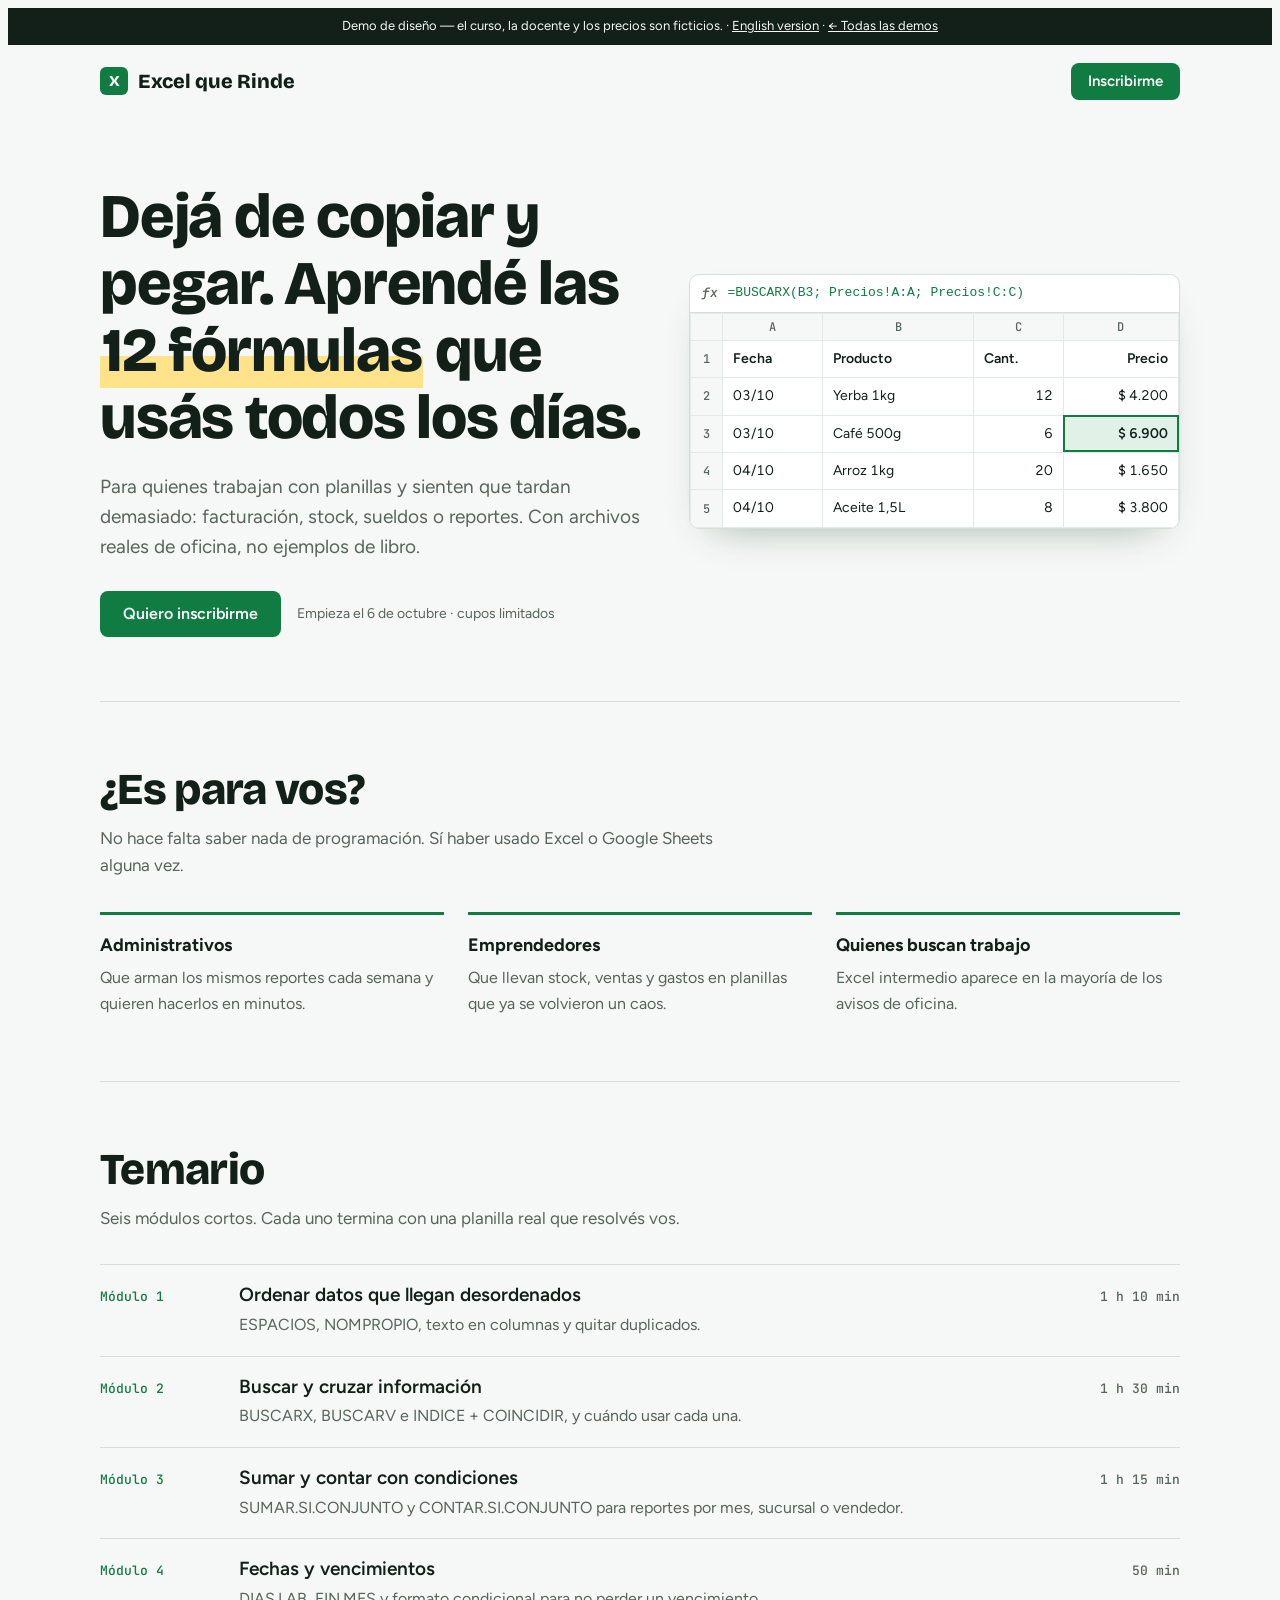
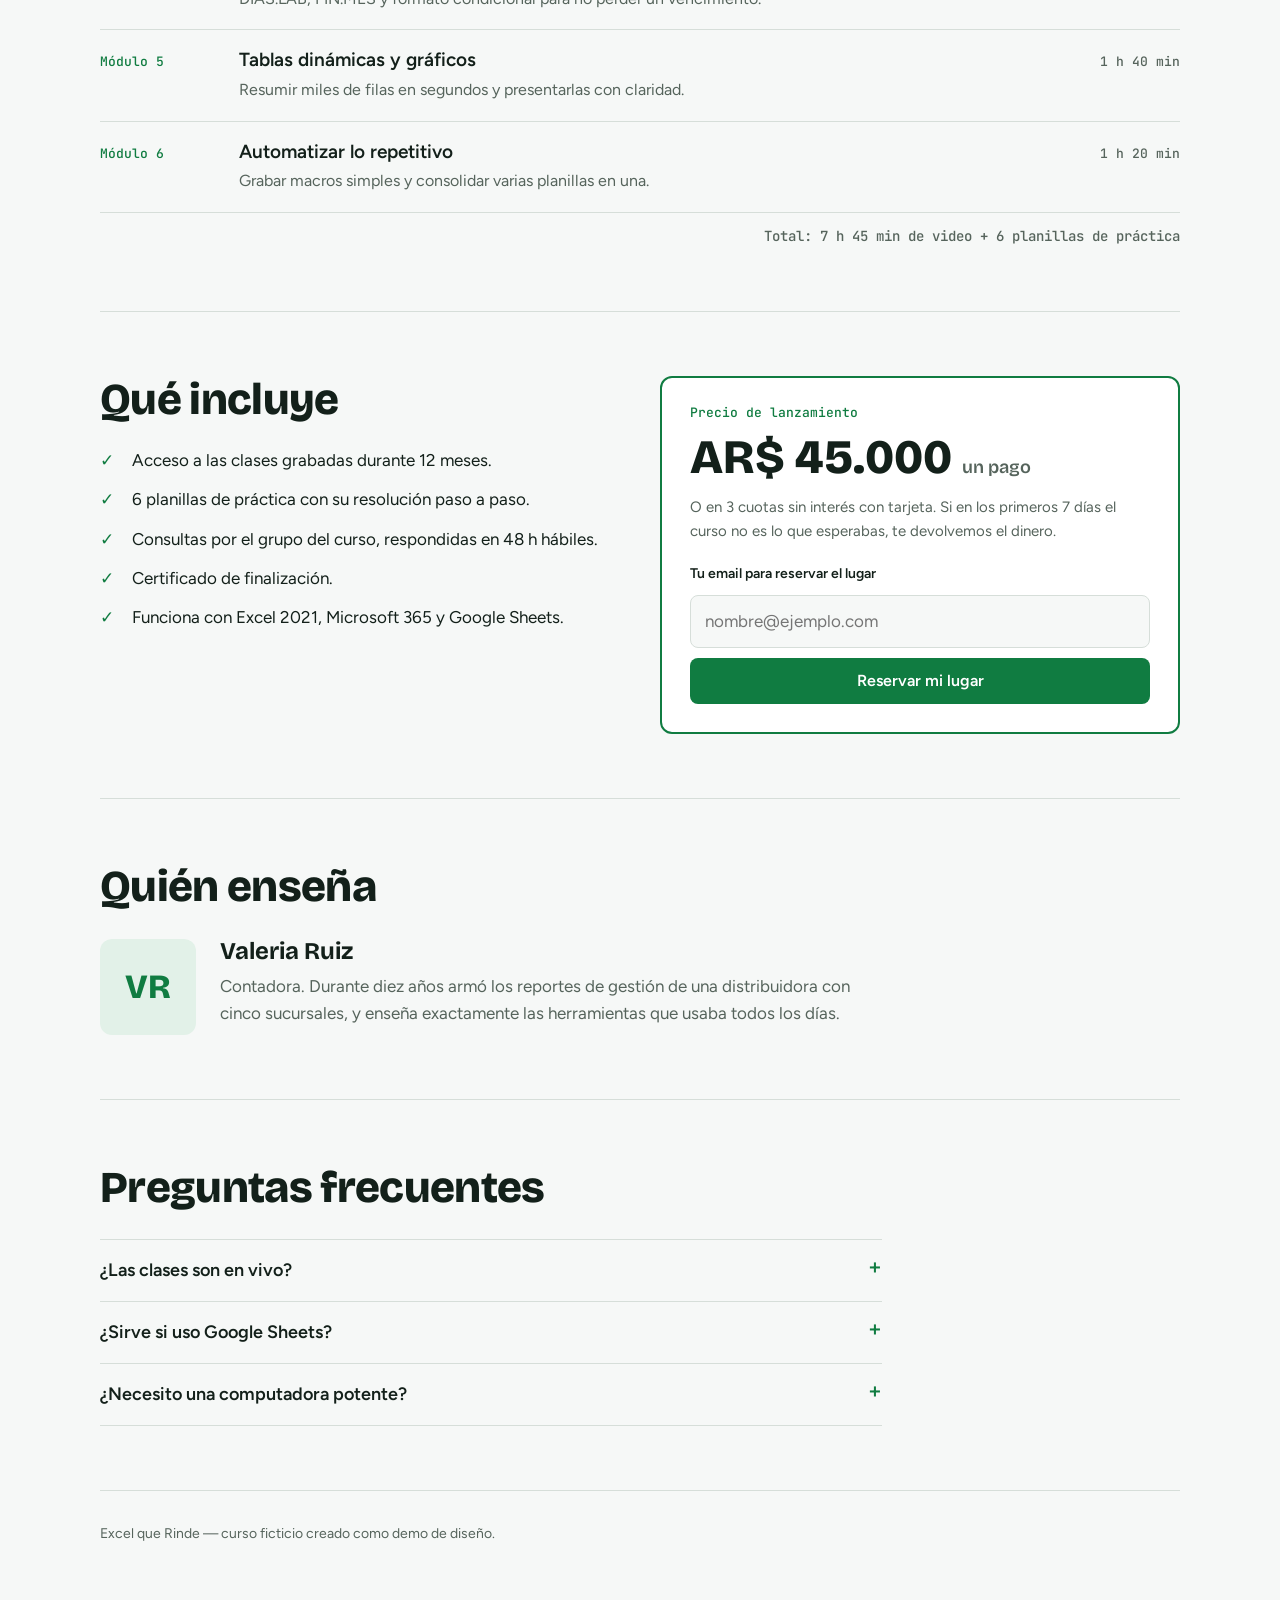
<file: curso-excel/index.html>
<!doctype html>
<html lang="es">
<meta charset="utf-8">
<meta name="viewport" content="width=device-width, initial-scale=1">
<title>Excel que Rinde</title>
<meta name="description" content="Curso online de Excel para el trabajo: 12 fórmulas, tablas dinámicas y automatizaciones simples. 100% práctico, con planillas reales.">
<link rel="preconnect" href="https://fonts.googleapis.com">
<link rel="preconnect" href="https://fonts.gstatic.com" crossorigin>
<link rel="stylesheet" href="https://fonts.googleapis.com/css2?family=Bricolage+Grotesque:opsz,wght@12..96,600;12..96,800&family=Figtree:wght@400;500;600&family=JetBrains+Mono:wght@500&display=swap">
<style>
:root {
  --ground: #F6F8F7;
  --surface: #FFFFFF;
  --ink: #13201A;
  --muted: #56645C;
  --line: #D6DED9;
  --grid: #E3E9E5;
  --accent: #107C41;
  --accent-ink: #FFFFFF;
  --accent-soft: #E2F1E8;
  --mark: #FFE38A;
  --display: "Bricolage Grotesque", "Arial Black", system-ui, sans-serif;
  --body: "Figtree", system-ui, -apple-system, "Segoe UI", sans-serif;
  --mono: "JetBrains Mono", ui-monospace, Menlo, Consolas, monospace;
}
@media (prefers-color-scheme: dark) {
  :root:not([data-theme="light"]) {
    color-scheme: dark;
    --ground: #0F1512;
    --surface: #161E1A;
    --ink: #E6EEE9;
    --muted: #9DAEA4;
    --line: #2A3530;
    --grid: #222C27;
    --accent: #3DBF78;
    --accent-ink: #06140C;
    --accent-soft: #173024;
    --mark: #6B5A1C;
  }
}
:root[data-theme="dark"] {
  color-scheme: dark;
  --ground: #0F1512;
  --surface: #161E1A;
  --ink: #E6EEE9;
  --muted: #9DAEA4;
  --line: #2A3530;
  --grid: #222C27;
  --accent: #3DBF78;
  --accent-ink: #06140C;
  --accent-soft: #173024;
  --mark: #6B5A1C;
}

* { box-sizing: border-box; }
body { background: var(--ground); color: var(--ink); font: 400 17px/1.6 var(--body); padding-inline: 16px; }
.wrap { max-width: 1080px; margin-inline: auto; }
h1, h2, h3 { font-family: var(--display); line-height: 1.08; margin: 0; text-wrap: balance; }
p { margin: 0; }
a { color: inherit; }
:focus-visible { outline: 2px solid var(--accent); outline-offset: 3px; border-radius: 4px; }

.demo-bar { margin-inline: -16px; padding: 8px 16px; background: var(--ink); color: var(--ground); font-size: 13px; text-align: center; }

header.top { display: flex; justify-content: space-between; align-items: center; gap: 16px; padding-block: 18px; }
.logo { display: flex; align-items: center; gap: 10px; font-family: var(--display); font-weight: 800; font-size: 20px; text-decoration: none; }
.logo i { width: 28px; height: 28px; border-radius: 6px; background: var(--accent); color: var(--accent-ink); display: grid; place-items: center; font: 800 15px/1 var(--display); font-style: normal; }

.btn { display: inline-flex; align-items: center; justify-content: center; gap: 8px; padding: 14px 22px; border-radius: 8px; font: 600 16px/1 var(--body); text-decoration: none; border: 1px solid transparent; cursor: pointer; }
.btn-primary { background: var(--accent); color: var(--accent-ink); }
.btn-primary:hover { filter: brightness(1.08); }
.btn-small { padding: 10px 16px; font-size: 15px; }

.hero { display: grid; grid-template-columns: 1.1fr 1fr; gap: 48px; align-items: center; padding-block: 48px 64px; }
.kicker { display: inline-block; font: 500 13px/1 var(--mono); color: var(--accent); background: var(--accent-soft); padding: 6px 10px; border-radius: 4px; }
.hero h1 { margin-top: 18px; font-size: clamp(38px, 5.6vw, 62px); font-weight: 800; letter-spacing: -.02em; }
.hero h1 mark { background: linear-gradient(transparent 58%, var(--mark) 58%); color: inherit; padding-inline: 2px; }
.hero .lede { margin-top: 20px; font-size: 19px; color: var(--muted); max-width: 32em; }
.hero .ctas { margin-top: 28px; display: flex; flex-wrap: wrap; align-items: center; gap: 16px; }
.hero .ctas small { color: var(--muted); font-size: 14px; }

/* Mini planilla del hero */
.sheet { background: var(--surface); border: 1px solid var(--line); border-radius: 10px; overflow: hidden; box-shadow: 0 18px 40px -24px rgba(16, 60, 36, .45); }
.fx { display: flex; align-items: center; gap: 10px; padding: 10px 12px; border-bottom: 1px solid var(--line); font: 500 13px/1.3 var(--mono); }
.fx b { color: var(--muted); font-weight: 500; font-style: italic; }
.fx code { color: var(--accent); overflow-wrap: anywhere; }
.sheet-scroll { overflow-x: auto; }
.sheet table { border-collapse: collapse; width: 100%; font-size: 14px; font-variant-numeric: tabular-nums; }
.sheet th, .sheet td { border: 1px solid var(--grid); padding: 7px 10px; text-align: left; white-space: nowrap; }
.sheet thead th { background: var(--ground); color: var(--muted); font: 500 12px/1 var(--mono); text-align: center; }
.sheet tbody th { background: var(--ground); color: var(--muted); font: 500 12px/1 var(--mono); width: 32px; text-align: center; }
.sheet .num { text-align: right; }
.sheet .hdr td { font-weight: 600; }
.sheet .sel { outline: 2px solid var(--accent); outline-offset: -2px; background: var(--accent-soft); font-weight: 600; }

section.block { padding-block: 64px; border-top: 1px solid var(--line); }
.block h2 { font-size: clamp(30px, 4vw, 44px); font-weight: 800; letter-spacing: -.015em; }
.block .intro { margin-top: 12px; color: var(--muted); max-width: 38em; }

.fit { margin-top: 32px; display: grid; grid-template-columns: repeat(3, 1fr); gap: 24px; }
.fit div { display: grid; gap: 6px; padding-top: 16px; border-top: 3px solid var(--accent); }
.fit b { font-size: 18px; }
.fit span { color: var(--muted); font-size: 16px; }

.modules { margin-top: 32px; display: grid; }
.module { display: grid; grid-template-columns: 7em 1fr auto; gap: 20px; align-items: baseline; padding-block: 18px; border-top: 1px solid var(--line); }
.module:last-child { border-bottom: 1px solid var(--line); }
.module .cell { font: 500 13px/1 var(--mono); color: var(--accent); }
.module h3 { font-family: var(--body); font-weight: 600; font-size: 19px; line-height: 1.3; }
.module p { color: var(--muted); font-size: 16px; margin-top: 4px; }
.module .dur { font: 500 13px/1 var(--mono); color: var(--muted); white-space: nowrap; }
.total { margin-top: 14px; font: 500 14px/1.4 var(--mono); color: var(--muted); text-align: right; }

.offer { display: grid; grid-template-columns: 1fr 1fr; gap: 40px; align-items: start; }
.includes { list-style: none; margin: 24px 0 0; padding: 0; display: grid; gap: 12px; }
.includes li { display: grid; grid-template-columns: 22px 1fr; gap: 10px; }
.includes li::before { content: "✓"; color: var(--accent); font-weight: 700; }
.price { background: var(--surface); border: 2px solid var(--accent); border-radius: 12px; padding: 28px; display: grid; gap: 14px; }
.price .tag { font: 500 13px/1 var(--mono); color: var(--accent); }
.price .amount { font-family: var(--display); font-weight: 800; font-size: clamp(36px, 9vw, 48px); white-space: nowrap; line-height: 1; font-variant-numeric: tabular-nums; }
.price .amount small { font-size: 18px; font-weight: 600; color: var(--muted); }
.price p { color: var(--muted); font-size: 15px; }
.price form { display: grid; gap: 10px; margin-top: 6px; }
.price label { font-size: 14px; font-weight: 600; }
.price input { font: inherit; padding: 12px 14px; border: 1px solid var(--line); border-radius: 8px; background: var(--ground); color: var(--ink); }
.price .ok { background: var(--accent-soft); color: var(--ink); padding: 12px 14px; border-radius: 8px; font-size: 15px; }

.teacher { display: grid; grid-template-columns: 96px 1fr; gap: 24px; align-items: start; max-width: 46em; margin-top: 28px; }
.avatar { width: 96px; height: 96px; border-radius: 12px; background: var(--accent-soft); color: var(--accent); display: grid; place-items: center; font: 800 34px/1 var(--display); }
.teacher h3 { font-size: 24px; }
.teacher p { margin-top: 8px; color: var(--muted); }

.faq { margin-top: 28px; max-width: 46em; }
.faq details { border-top: 1px solid var(--line); padding-block: 16px; }
.faq details:last-child { border-bottom: 1px solid var(--line); }
.faq summary { cursor: pointer; font-weight: 600; font-size: 18px; list-style: none; display: flex; justify-content: space-between; gap: 16px; }
.faq summary::-webkit-details-marker { display: none; }
.faq summary::after { content: "+"; color: var(--accent); font-size: 22px; line-height: 1; }
.faq details[open] summary::after { content: "−"; }
.faq details p { margin-top: 10px; color: var(--muted); }

footer { padding-block: 32px 48px; border-top: 1px solid var(--line); color: var(--muted); font-size: 14px; display: grid; gap: 6px; }

@media (max-width: 820px) {
  .hero, .offer { grid-template-columns: 1fr; }
  .hero { padding-block: 32px 48px; gap: 36px; }
  .fit { grid-template-columns: 1fr; }
  .module { grid-template-columns: 1fr auto; }
  .module .cell { grid-column: 1 / -1; }
  section.block { padding-block: 48px; }
}
@media (max-width: 420px) {
  .teacher { grid-template-columns: 1fr; }
  .module { grid-template-columns: 1fr; }
}
</style>

<div class="demo-bar">Demo de diseño — el curso, la docente y los precios son ficticios. · <a href="en.html" style="color:inherit">English version</a> · <a href="../" style="color:inherit">← Todas las demos</a></div>

<div class="wrap">
  <header class="top">
    <a class="logo" href="#inicio"><i>X</i>Excel que Rinde</a>
    <a class="btn btn-primary btn-small" href="#inscripcion">Inscribirme</a>
  </header>

  <main id="inicio">
    <section class="hero">
      <div>
        <h1>Dejá de copiar y pegar. Aprendé las <mark>12 fórmulas</mark> que usás todos los días.</h1>
        <p class="lede">Para quienes trabajan con planillas y sienten que tardan demasiado: facturación, stock, sueldos o reportes. Con archivos reales de oficina, no ejemplos de libro.</p>
        <div class="ctas">
          <a class="btn btn-primary" href="#inscripcion">Quiero inscribirme</a>
          <small>Empieza el 6 de octubre · cupos limitados</small>
        </div>
      </div>

      <div class="sheet" role="img" aria-label="Ejemplo de planilla con la fórmula BUSCARX calculando el precio de un producto">
        <div class="fx"><b>fx</b><code>=BUSCARX(B3; Precios!A:A; Precios!C:C)</code></div>
        <div class="sheet-scroll">
          <table>
            <thead><tr><th></th><th>A</th><th>B</th><th>C</th><th>D</th></tr></thead>
            <tbody>
              <tr class="hdr"><th>1</th><td>Fecha</td><td>Producto</td><td>Cant.</td><td class="num">Precio</td></tr>
              <tr><th>2</th><td>03/10</td><td>Yerba 1kg</td><td class="num">12</td><td class="num">$ 4.200</td></tr>
              <tr><th>3</th><td>03/10</td><td>Café 500g</td><td class="num">6</td><td class="num sel">$ 6.900</td></tr>
              <tr><th>4</th><td>04/10</td><td>Arroz 1kg</td><td class="num">20</td><td class="num">$ 1.650</td></tr>
              <tr><th>5</th><td>04/10</td><td>Aceite 1,5L</td><td class="num">8</td><td class="num">$ 3.800</td></tr>
            </tbody>
          </table>
        </div>
      </div>
    </section>

    <section class="block">
      <h2>¿Es para vos?</h2>
      <p class="intro">No hace falta saber nada de programación. Sí haber usado Excel o Google Sheets alguna vez.</p>
      <div class="fit">
        <div><b>Administrativos</b><span>Que arman los mismos reportes cada semana y quieren hacerlos en minutos.</span></div>
        <div><b>Emprendedores</b><span>Que llevan stock, ventas y gastos en planillas que ya se volvieron un caos.</span></div>
        <div><b>Quienes buscan trabajo</b><span>Excel intermedio aparece en la mayoría de los avisos de oficina.</span></div>
      </div>
    </section>

    <section class="block">
      <h2>Temario</h2>
      <p class="intro">Seis módulos cortos. Cada uno termina con una planilla real que resolvés vos.</p>
      <div class="modules">
        <div class="module"><span class="cell">Módulo 1</span><div><h3>Ordenar datos que llegan desordenados</h3><p>ESPACIOS, NOMPROPIO, texto en columnas y quitar duplicados.</p></div><span class="dur">1 h 10 min</span></div>
        <div class="module"><span class="cell">Módulo 2</span><div><h3>Buscar y cruzar información</h3><p>BUSCARX, BUSCARV e INDICE + COINCIDIR, y cuándo usar cada una.</p></div><span class="dur">1 h 30 min</span></div>
        <div class="module"><span class="cell">Módulo 3</span><div><h3>Sumar y contar con condiciones</h3><p>SUMAR.SI.CONJUNTO y CONTAR.SI.CONJUNTO para reportes por mes, sucursal o vendedor.</p></div><span class="dur">1 h 15 min</span></div>
        <div class="module"><span class="cell">Módulo 4</span><div><h3>Fechas y vencimientos</h3><p>DIAS.LAB, FIN.MES y formato condicional para no perder un vencimiento.</p></div><span class="dur">50 min</span></div>
        <div class="module"><span class="cell">Módulo 5</span><div><h3>Tablas dinámicas y gráficos</h3><p>Resumir miles de filas en segundos y presentarlas con claridad.</p></div><span class="dur">1 h 40 min</span></div>
        <div class="module"><span class="cell">Módulo 6</span><div><h3>Automatizar lo repetitivo</h3><p>Grabar macros simples y consolidar varias planillas en una.</p></div><span class="dur">1 h 20 min</span></div>
      </div>
      <p class="total">Total: 7 h 45 min de video + 6 planillas de práctica</p>
    </section>

    <section class="block" id="inscripcion">
      <div class="offer">
        <div>
          <h2>Qué incluye</h2>
          <ul class="includes">
            <li>Acceso a las clases grabadas durante 12 meses.</li>
            <li>6 planillas de práctica con su resolución paso a paso.</li>
            <li>Consultas por el grupo del curso, respondidas en 48 h hábiles.</li>
            <li>Certificado de finalización.</li>
            <li>Funciona con Excel 2021, Microsoft 365 y Google Sheets.</li>
          </ul>
        </div>
        <div class="price">
          <span class="tag">Precio de lanzamiento</span>
          <div class="amount">AR$ 45.000 <small>un pago</small></div>
          <p>O en 3 cuotas sin interés con tarjeta. Si en los primeros 7 días el curso no es lo que esperabas, te devolvemos el dinero.</p>
          <form id="form-inscripcion" novalidate>
            <label for="email">Tu email para reservar el lugar</label>
            <input id="email" name="email" type="email" autocomplete="email" placeholder="nombre@ejemplo.com" required>
            <button class="btn btn-primary" type="submit">Reservar mi lugar</button>
            <p class="ok" id="form-ok" hidden>Demo: en el sitio real, acá se enviaría la reserva y se redirigiría al pago.</p>
          </form>
        </div>
      </div>
    </section>

    <section class="block">
      <h2>Quién enseña</h2>
      <div class="teacher">
        <div class="avatar" aria-hidden="true">VR</div>
        <div>
          <h3>Valeria Ruiz</h3>
          <p>Contadora. Durante diez años armó los reportes de gestión de una distribuidora con cinco sucursales, y enseña exactamente las herramientas que usaba todos los días.</p>
        </div>
      </div>
    </section>

    <section class="block">
      <h2>Preguntas frecuentes</h2>
      <div class="faq">
        <details><summary>¿Las clases son en vivo?</summary><p>No. Son grabadas y las ves cuando quieras. Las dudas se responden por escrito en el grupo del curso.</p></details>
        <details><summary>¿Sirve si uso Google Sheets?</summary><p>Sí. Cuando una fórmula cambia de nombre o de forma en Google Sheets, lo mostramos en la misma clase.</p></details>
        <details><summary>¿Necesito una computadora potente?</summary><p>No. Cualquier computadora que abra Excel o un navegador alcanza.</p></details>
      </div>
    </section>
  </main>

  <footer>
    <p>Excel que Rinde — curso ficticio creado como demo de diseño.</p>
  </footer>
</div>

<script>
  const form = document.getElementById('form-inscripcion');
  form.addEventListener('submit', (e) => {
    e.preventDefault();
    const email = document.getElementById('email');
    if (!email.checkValidity()) { email.reportValidity(); return; }
    document.getElementById('form-ok').hidden = false;
  });
</script>
</html>
</file>
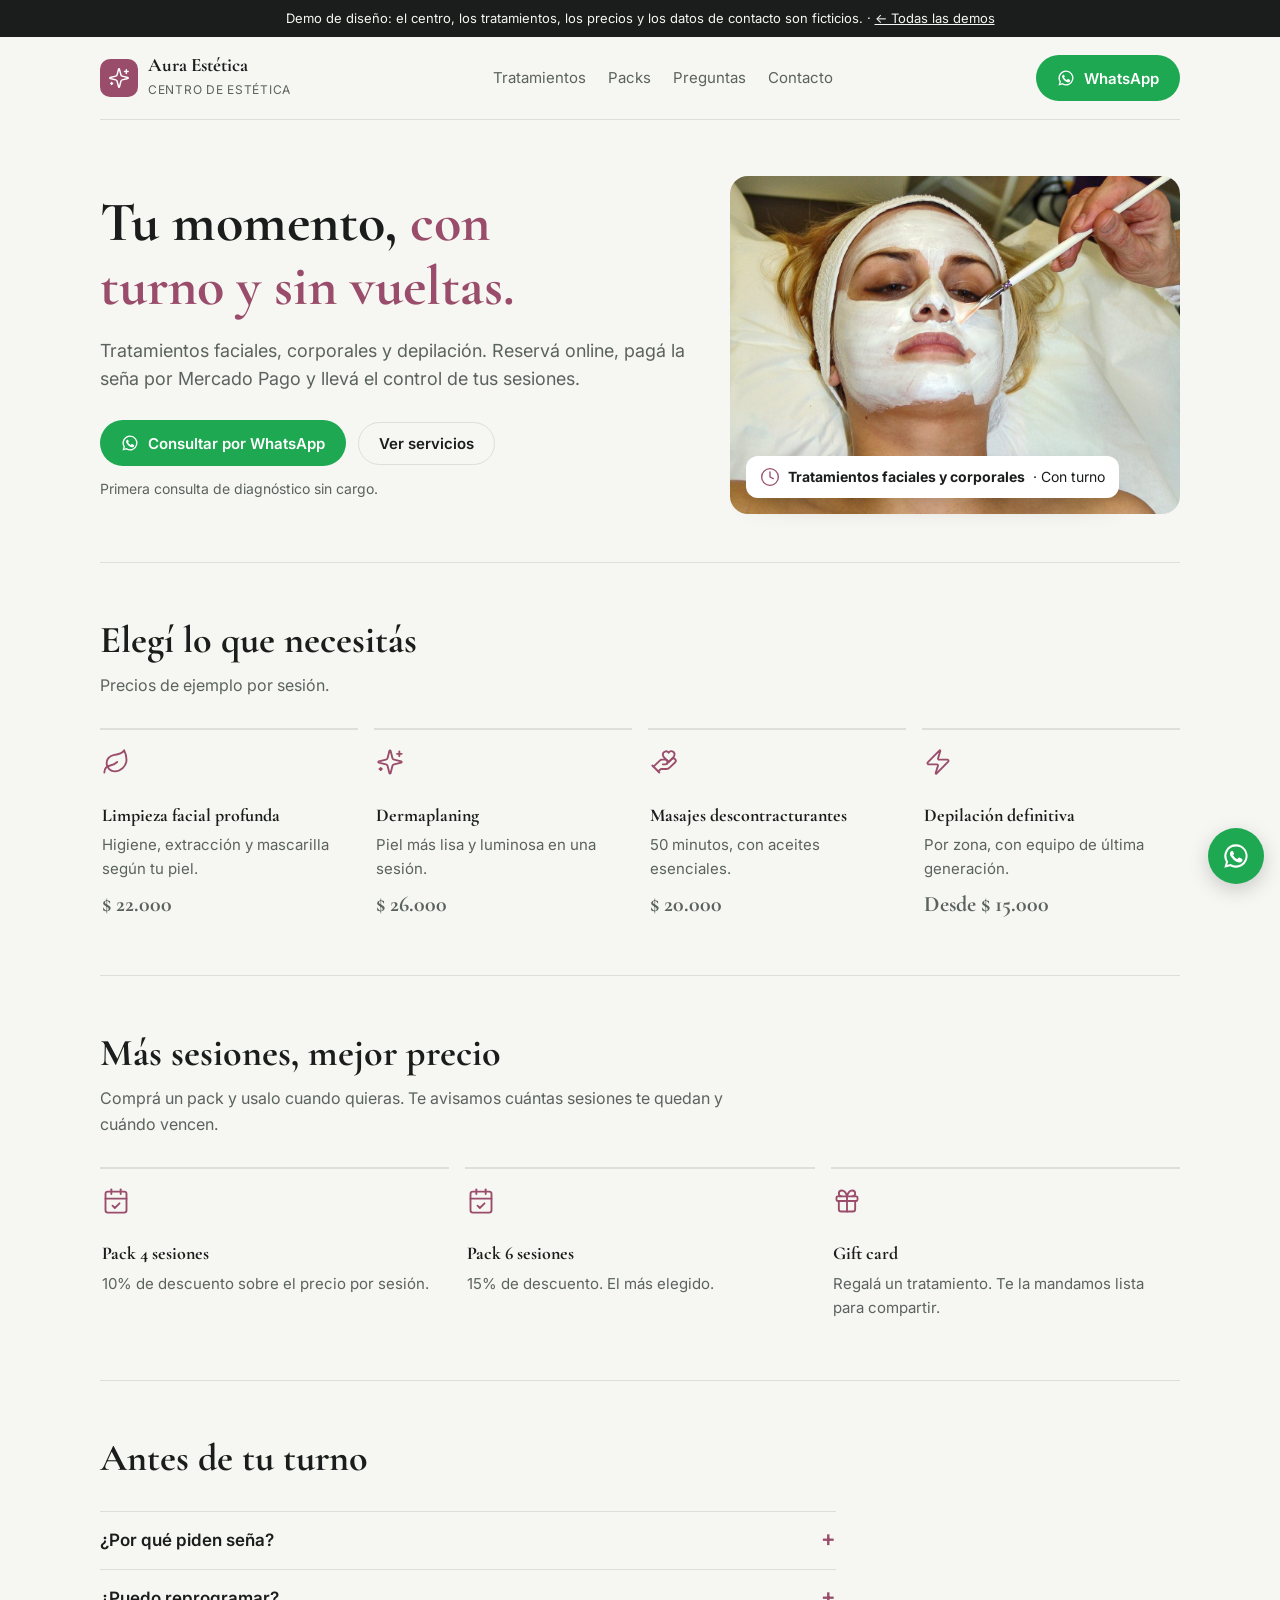
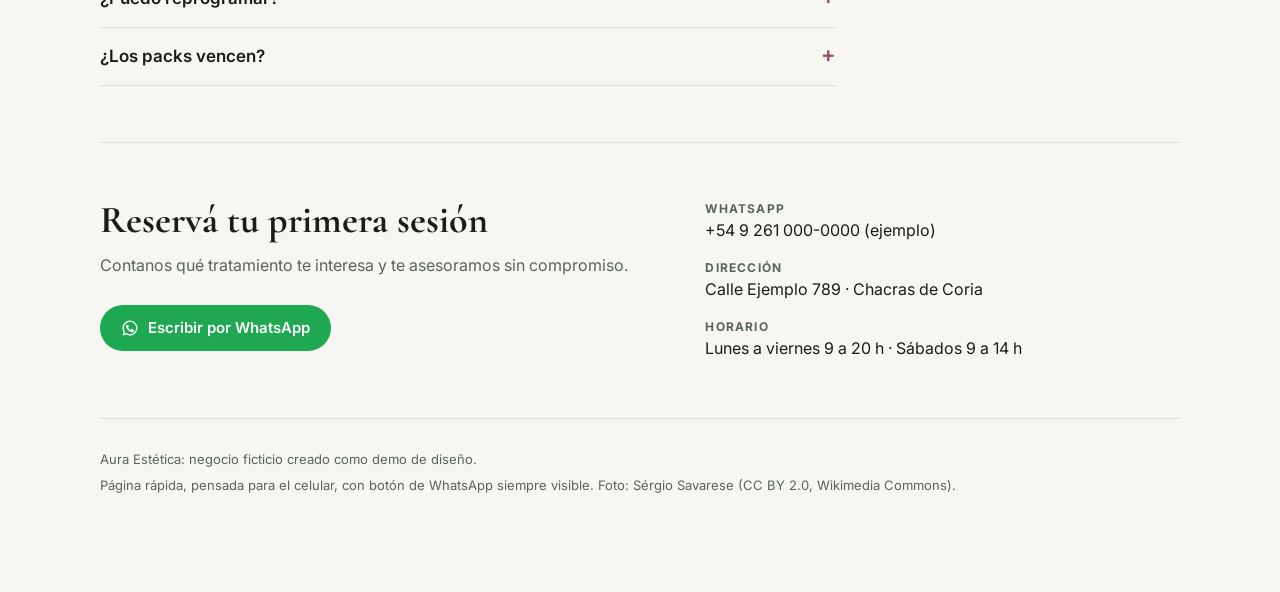
<file: estetica/index.html>
<!doctype html>
<html lang="es">
<meta charset="utf-8">
<meta name="viewport" content="width=device-width, initial-scale=1">
<title>Centro de Estética Aura</title>
<meta name="description" content="Centro de estética en Mendoza: tratamientos faciales, corporales y depilación. Packs de sesiones y turnos online.">
<link rel="preconnect" href="https://fonts.googleapis.com">
<link rel="preconnect" href="https://fonts.gstatic.com" crossorigin>
<link rel="stylesheet" href="https://fonts.googleapis.com/css2?family=Cormorant+Garamond:wght@600;700&family=Inter:wght@400;500;600;700&display=swap">
<link rel="stylesheet" href="../rubros.css">
<link rel="stylesheet" href="../ajustes.css">
<style>
:root { --display: "Cormorant Garamond", Georgia, serif; --accent: #9A4D6B; --accent-soft: #F6E6EC; --accent-ink: #FFFFFF; }
@media (prefers-color-scheme: dark) { :root:not([data-theme="light"]) { --accent: #E79AB8; --accent-soft: #3A2430; --accent-ink: #24101A; } }
:root[data-theme="dark"] { --accent: #E79AB8; --accent-soft: #3A2430; --accent-ink: #24101A; }
</style>

<div class="demo-bar">Demo de diseño: el centro, los tratamientos, los precios y los datos de contacto son ficticios. · <a href="../">← Todas las demos</a></div>

<div class="wrap">
  <header class="top">
    <a class="brand" href="#inicio"><span class="logo"><svg aria-hidden="true"
  
  xmlns="http://www.w3.org/2000/svg"
  
  
  viewBox="0 0 24 24"
  fill="none"
  stroke="currentColor"
  stroke-width="1.6"
  stroke-linecap="round"
  stroke-linejoin="round"
>
  <path d="M9.937 15.5A2 2 0 0 0 8.5 14.063l-6.135-1.582a.5.5 0 0 1 0-.962L8.5 9.936A2 2 0 0 0 9.937 8.5l1.582-6.135a.5.5 0 0 1 .963 0L14.063 8.5A2 2 0 0 0 15.5 9.937l6.135 1.581a.5.5 0 0 1 0 .964L15.5 14.063a2 2 0 0 0-1.437 1.437l-1.582 6.135a.5.5 0 0 1-.963 0z" />
  <path d="M20 3v4" />
  <path d="M22 5h-4" />
  <path d="M4 17v2" />
  <path d="M5 18H3" />
</svg></span><span><b>Aura Estética</b><small>Centro de estética</small></span></a>
    <nav class="links" aria-label="Secciones"><a href="#servicios">Tratamientos</a><a href="#packs">Packs</a><a href="#preguntas">Preguntas</a><a href="#contacto">Contacto</a></nav>
    <a class="btn btn-wa" href="#contacto" aria-label="Escribir por WhatsApp"><svg viewBox="0 0 24 24" fill="currentColor" aria-hidden="true"><path d="M12 2a10 10 0 0 0-8.6 15.1L2 22l5-1.3A10 10 0 1 0 12 2Zm0 18.2a8.2 8.2 0 0 1-4.2-1.2l-.3-.2-3 .8.8-2.9-.2-.3A8.2 8.2 0 1 1 12 20.2Zm4.5-6.1c-.2-.1-1.5-.7-1.7-.8-.2-.1-.4-.1-.6.1l-.8 1c-.1.2-.3.2-.5.1a6.7 6.7 0 0 1-3.3-2.9c-.3-.4.2-.4.7-1.3.1-.2 0-.3 0-.4l-.8-1.8c-.2-.5-.4-.4-.6-.4h-.5a1 1 0 0 0-.7.3 3 3 0 0 0-.9 2.2 5.2 5.2 0 0 0 1.1 2.7 11.8 11.8 0 0 0 4.5 4c1.7.7 2.3.8 3.2.6a2.7 2.7 0 0 0 1.8-1.3 2.2 2.2 0 0 0 .1-1.3c0-.1-.2-.2-.4-.3Z"/></svg><span>WhatsApp</span></a>
  </header>

  <main id="inicio">
    <section class="hero">
      <div>
        <h1>Tu momento, <em>con turno y sin vueltas.</em></h1>
        <p class="lede">Tratamientos faciales, corporales y depilación. Reservá online, pagá la seña por Mercado Pago y llevá el control de tus sesiones.</p>
        <div class="ctas"><a class="btn btn-wa" href="#contacto"><svg viewBox="0 0 24 24" fill="currentColor" aria-hidden="true"><path d="M12 2a10 10 0 0 0-8.6 15.1L2 22l5-1.3A10 10 0 1 0 12 2Zm0 18.2a8.2 8.2 0 0 1-4.2-1.2l-.3-.2-3 .8.8-2.9-.2-.3A8.2 8.2 0 1 1 12 20.2Zm4.5-6.1c-.2-.1-1.5-.7-1.7-.8-.2-.1-.4-.1-.6.1l-.8 1c-.1.2-.3.2-.5.1a6.7 6.7 0 0 1-3.3-2.9c-.3-.4.2-.4.7-1.3.1-.2 0-.3 0-.4l-.8-1.8c-.2-.5-.4-.4-.6-.4h-.5a1 1 0 0 0-.7.3 3 3 0 0 0-.9 2.2 5.2 5.2 0 0 0 1.1 2.7 11.8 11.8 0 0 0 4.5 4c1.7.7 2.3.8 3.2.6a2.7 2.7 0 0 0 1.8-1.3 2.2 2.2 0 0 0 .1-1.3c0-.1-.2-.2-.4-.3Z"/></svg>Consultar por WhatsApp</a><a class="btn btn-ghost" href="#servicios">Ver servicios</a></div>
        <p class="note">Primera consulta de diagnóstico sin cargo.</p>
      </div>
      <figure class="foto-hero"><img src="foto.jpg" alt="Tratamiento facial con máscara en un centro de estética" width="1200" height="900"><figcaption><span><svg aria-hidden="true"
  
  xmlns="http://www.w3.org/2000/svg"
  
  
  viewBox="0 0 24 24"
  fill="none"
  stroke="currentColor"
  stroke-width="1.6"
  stroke-linecap="round"
  stroke-linejoin="round"
>
  <circle cx="12" cy="12" r="10" />
  <polyline points="12 6 12 12 16 14" />
</svg></span><b>Tratamientos faciales y corporales</b> · Con turno</figcaption></figure>
    </section>
    <section class="block" id="servicios">
      <div class="head"><h2>Elegí lo que necesitás</h2><p>Precios de ejemplo por sesión.</p></div>
      <div class="grid"><article class="item"><span class="ic"><svg aria-hidden="true"
  
  xmlns="http://www.w3.org/2000/svg"
  
  
  viewBox="0 0 24 24"
  fill="none"
  stroke="currentColor"
  stroke-width="1.6"
  stroke-linecap="round"
  stroke-linejoin="round"
>
  <path d="M11 20A7 7 0 0 1 9.8 6.1C15.5 5 17 4.48 19 2c1 2 2 4.18 2 8 0 5.5-4.78 10-10 10Z" />
  <path d="M2 21c0-3 1.85-5.36 5.08-6C9.5 14.52 12 13 13 12" />
</svg></span><h3>Limpieza facial profunda</h3><p>Higiene, extracción y mascarilla según tu piel.</p><p class="price">$ 22.000</p></article><article class="item"><span class="ic"><svg aria-hidden="true"
  
  xmlns="http://www.w3.org/2000/svg"
  
  
  viewBox="0 0 24 24"
  fill="none"
  stroke="currentColor"
  stroke-width="1.6"
  stroke-linecap="round"
  stroke-linejoin="round"
>
  <path d="M9.937 15.5A2 2 0 0 0 8.5 14.063l-6.135-1.582a.5.5 0 0 1 0-.962L8.5 9.936A2 2 0 0 0 9.937 8.5l1.582-6.135a.5.5 0 0 1 .963 0L14.063 8.5A2 2 0 0 0 15.5 9.937l6.135 1.581a.5.5 0 0 1 0 .964L15.5 14.063a2 2 0 0 0-1.437 1.437l-1.582 6.135a.5.5 0 0 1-.963 0z" />
  <path d="M20 3v4" />
  <path d="M22 5h-4" />
  <path d="M4 17v2" />
  <path d="M5 18H3" />
</svg></span><h3>Dermaplaning</h3><p>Piel más lisa y luminosa en una sesión.</p><p class="price">$ 26.000</p></article><article class="item"><span class="ic"><svg aria-hidden="true"
  
  xmlns="http://www.w3.org/2000/svg"
  
  
  viewBox="0 0 24 24"
  fill="none"
  stroke="currentColor"
  stroke-width="1.6"
  stroke-linecap="round"
  stroke-linejoin="round"
>
  <path d="M11 14h2a2 2 0 1 0 0-4h-3c-.6 0-1.1.2-1.4.6L3 16" />
  <path d="m7 20 1.6-1.4c.3-.4.8-.6 1.4-.6h4c1.1 0 2.1-.4 2.8-1.2l4.6-4.4a2 2 0 0 0-2.75-2.91l-4.2 3.9" />
  <path d="m2 15 6 6" />
  <path d="M19.5 8.5c.7-.7 1.5-1.6 1.5-2.7A2.73 2.73 0 0 0 16 4a2.78 2.78 0 0 0-5 1.8c0 1.2.8 2 1.5 2.8L16 12Z" />
</svg></span><h3>Masajes descontracturantes</h3><p>50 minutos, con aceites esenciales.</p><p class="price">$ 20.000</p></article><article class="item"><span class="ic"><svg aria-hidden="true"
  
  xmlns="http://www.w3.org/2000/svg"
  
  
  viewBox="0 0 24 24"
  fill="none"
  stroke="currentColor"
  stroke-width="1.6"
  stroke-linecap="round"
  stroke-linejoin="round"
>
  <path d="M4 14a1 1 0 0 1-.78-1.63l9.9-10.2a.5.5 0 0 1 .86.46l-1.92 6.02A1 1 0 0 0 13 10h7a1 1 0 0 1 .78 1.63l-9.9 10.2a.5.5 0 0 1-.86-.46l1.92-6.02A1 1 0 0 0 11 14z" />
</svg></span><h3>Depilación definitiva</h3><p>Por zona, con equipo de última generación.</p><p class="price">Desde $ 15.000</p></article></div>
    </section>
    <section class="block" id="packs">
      <div class="head"><h2>Más sesiones, mejor precio</h2><p>Comprá un pack y usalo cuando quieras. Te avisamos cuántas sesiones te quedan y cuándo vencen.</p></div>
      <div class="grid"><article class="item"><span class="ic"><svg aria-hidden="true"
  
  xmlns="http://www.w3.org/2000/svg"
  
  
  viewBox="0 0 24 24"
  fill="none"
  stroke="currentColor"
  stroke-width="1.6"
  stroke-linecap="round"
  stroke-linejoin="round"
>
  <path d="M8 2v4" />
  <path d="M16 2v4" />
  <rect width="18" height="18" x="3" y="4" rx="2" />
  <path d="M3 10h18" />
  <path d="m9 16 2 2 4-4" />
</svg></span><h3>Pack 4 sesiones</h3><p>10% de descuento sobre el precio por sesión.</p></article><article class="item featured"><span class="ic"><svg aria-hidden="true"
  
  xmlns="http://www.w3.org/2000/svg"
  
  
  viewBox="0 0 24 24"
  fill="none"
  stroke="currentColor"
  stroke-width="1.6"
  stroke-linecap="round"
  stroke-linejoin="round"
>
  <path d="M8 2v4" />
  <path d="M16 2v4" />
  <rect width="18" height="18" x="3" y="4" rx="2" />
  <path d="M3 10h18" />
  <path d="m9 16 2 2 4-4" />
</svg></span><h3>Pack 6 sesiones</h3><p>15% de descuento. El más elegido.</p></article><article class="item"><span class="ic"><svg aria-hidden="true"
  
  xmlns="http://www.w3.org/2000/svg"
  
  
  viewBox="0 0 24 24"
  fill="none"
  stroke="currentColor"
  stroke-width="1.6"
  stroke-linecap="round"
  stroke-linejoin="round"
>
  <rect x="3" y="8" width="18" height="4" rx="1" />
  <path d="M12 8v13" />
  <path d="M19 12v7a2 2 0 0 1-2 2H7a2 2 0 0 1-2-2v-7" />
  <path d="M7.5 8a2.5 2.5 0 0 1 0-5A4.8 8 0 0 1 12 8a4.8 8 0 0 1 4.5-5 2.5 2.5 0 0 1 0 5" />
</svg></span><h3>Gift card</h3><p>Regalá un tratamiento. Te la mandamos lista para compartir.</p></article></div>
    </section>
    <section class="block" id="preguntas">
      <div class="head"><h2>Antes de tu turno</h2></div>
      <div class="faq"><details><summary>¿Por qué piden seña?</summary><p>Para confirmar tu lugar. Se descuenta del valor del tratamiento.</p></details><details><summary>¿Puedo reprogramar?</summary><p>Sí, avisando con 24 horas de anticipación desde el recordatorio de WhatsApp.</p></details><details><summary>¿Los packs vencen?</summary><p>Sí, a los 4 meses de la compra. Te avisamos antes.</p></details></div>
    </section>

    <section class="block" id="contacto">
      <div class="contact">
        <div>
          <h2>Reservá tu primera sesión</h2>
          <p class="lede">Contanos qué tratamiento te interesa y te asesoramos sin compromiso.</p>
          <div class="ctas"><a class="btn btn-wa" href="#contacto"><svg viewBox="0 0 24 24" fill="currentColor" aria-hidden="true"><path d="M12 2a10 10 0 0 0-8.6 15.1L2 22l5-1.3A10 10 0 1 0 12 2Zm0 18.2a8.2 8.2 0 0 1-4.2-1.2l-.3-.2-3 .8.8-2.9-.2-.3A8.2 8.2 0 1 1 12 20.2Zm4.5-6.1c-.2-.1-1.5-.7-1.7-.8-.2-.1-.4-.1-.6.1l-.8 1c-.1.2-.3.2-.5.1a6.7 6.7 0 0 1-3.3-2.9c-.3-.4.2-.4.7-1.3.1-.2 0-.3 0-.4l-.8-1.8c-.2-.5-.4-.4-.6-.4h-.5a1 1 0 0 0-.7.3 3 3 0 0 0-.9 2.2 5.2 5.2 0 0 0 1.1 2.7 11.8 11.8 0 0 0 4.5 4c1.7.7 2.3.8 3.2.6a2.7 2.7 0 0 0 1.8-1.3 2.2 2.2 0 0 0 .1-1.3c0-.1-.2-.2-.4-.3Z"/></svg>Escribir por WhatsApp</a></div>
        </div>
        <dl class="facts">
          <div><dt>WhatsApp</dt><dd>+54 9 261 000-0000 (ejemplo)</dd></div>
          <div><dt>Dirección</dt><dd>Calle Ejemplo 789 · Chacras de Coria</dd></div>
          <div><dt>Horario</dt><dd>Lunes a viernes 9 a 20 h · Sábados 9 a 14 h</dd></div>
        </dl>
      </div>
    </section>
  </main>

  <footer>
    <p>Aura Estética: negocio ficticio creado como demo de diseño.</p>
    <p>Página rápida, pensada para el celular, con botón de WhatsApp siempre visible. Foto: Sérgio Savarese (CC BY 2.0, Wikimedia Commons).</p>
  </footer>
</div>

<a class="float-wa" href="#contacto" aria-label="Escribir por WhatsApp"><svg viewBox="0 0 24 24" fill="currentColor" aria-hidden="true"><path d="M12 2a10 10 0 0 0-8.6 15.1L2 22l5-1.3A10 10 0 1 0 12 2Zm0 18.2a8.2 8.2 0 0 1-4.2-1.2l-.3-.2-3 .8.8-2.9-.2-.3A8.2 8.2 0 1 1 12 20.2Zm4.5-6.1c-.2-.1-1.5-.7-1.7-.8-.2-.1-.4-.1-.6.1l-.8 1c-.1.2-.3.2-.5.1a6.7 6.7 0 0 1-3.3-2.9c-.3-.4.2-.4.7-1.3.1-.2 0-.3 0-.4l-.8-1.8c-.2-.5-.4-.4-.6-.4h-.5a1 1 0 0 0-.7.3 3 3 0 0 0-.9 2.2 5.2 5.2 0 0 0 1.1 2.7 11.8 11.8 0 0 0 4.5 4c1.7.7 2.3.8 3.2.6a2.7 2.7 0 0 0 1.8-1.3 2.2 2.2 0 0 0 .1-1.3c0-.1-.2-.2-.4-.3Z"/></svg></a>
</html>
</file>
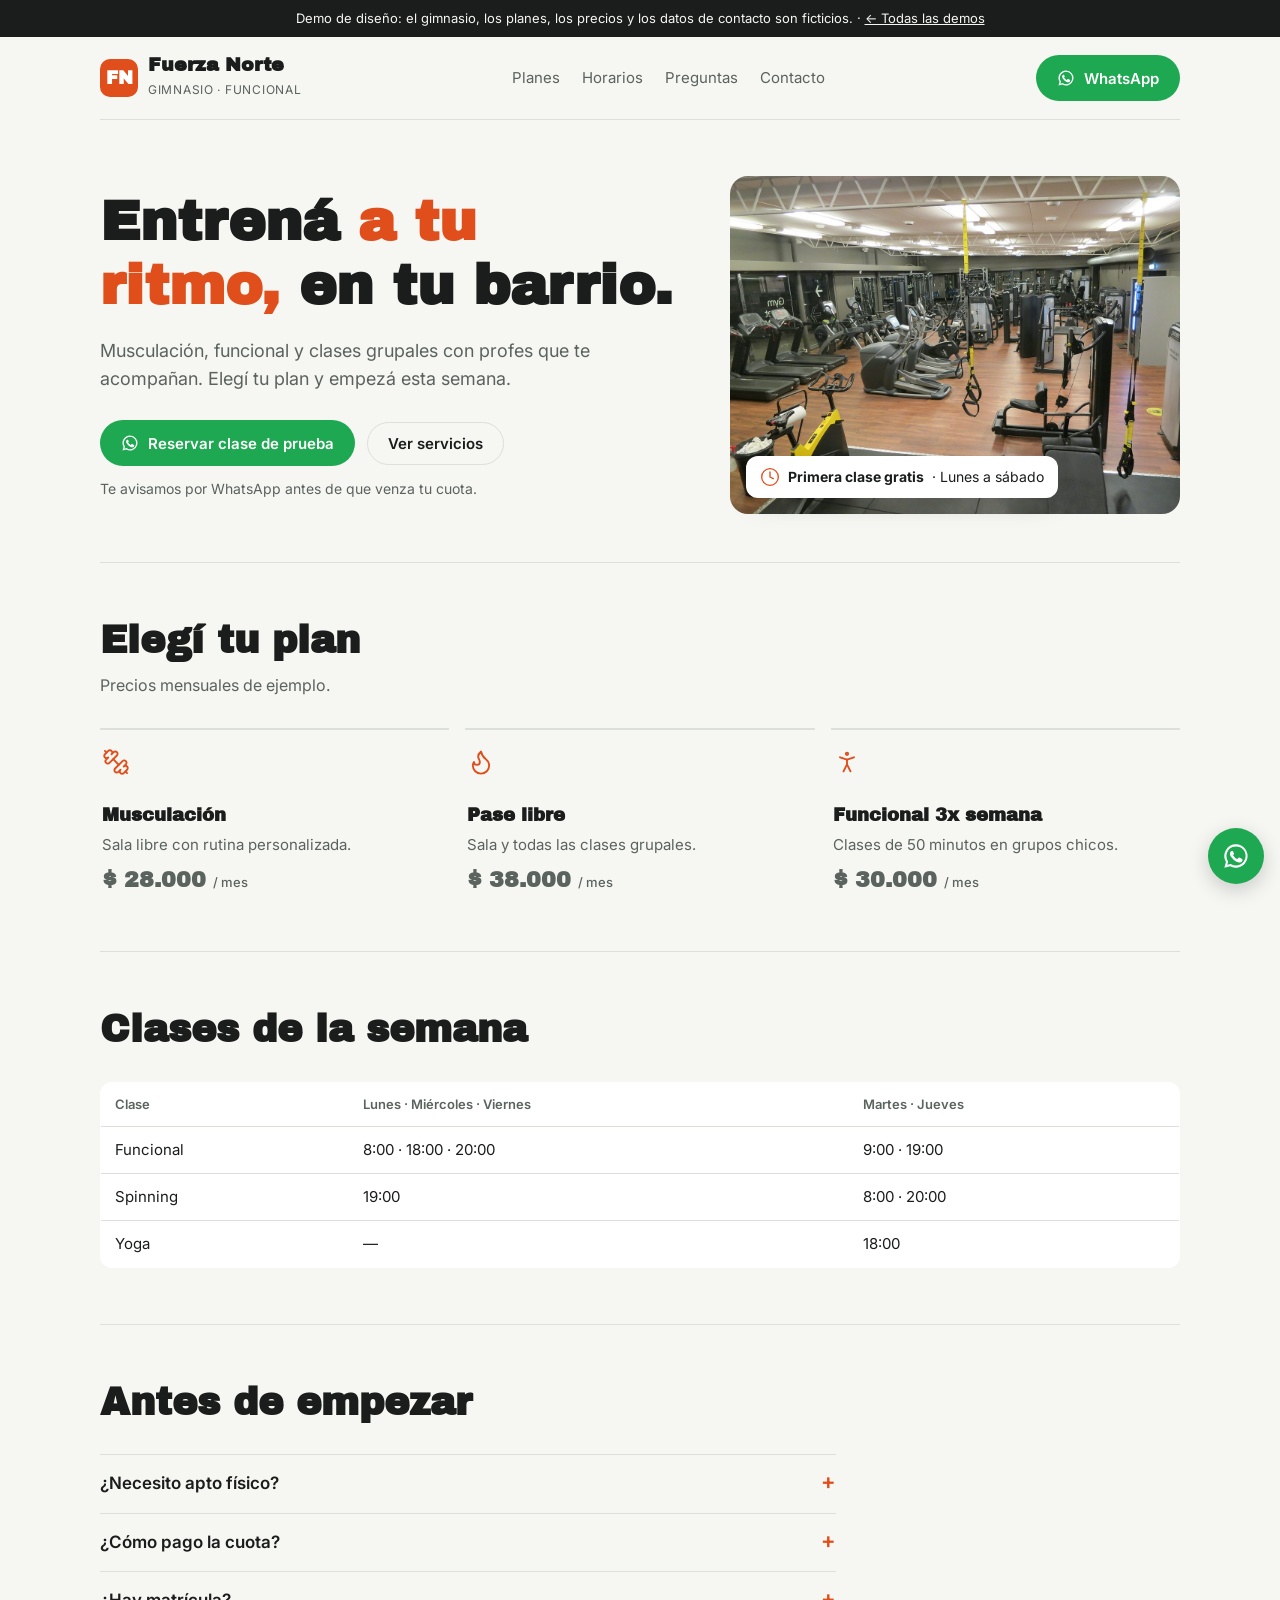
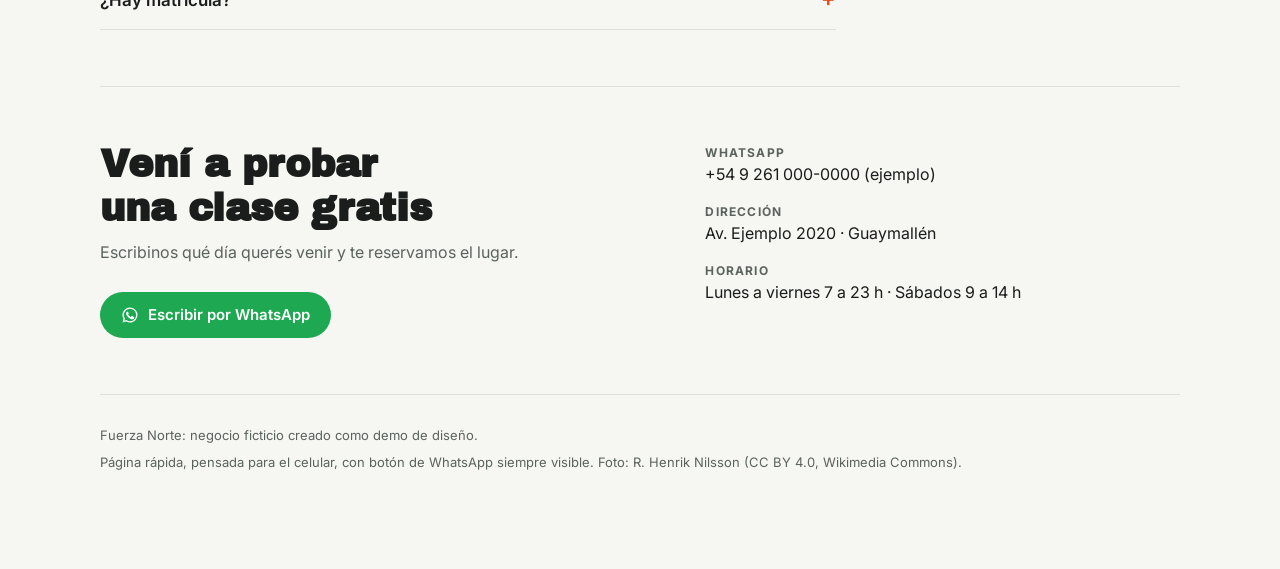
<file: gimnasio/index.html>
<!doctype html>
<html lang="es">
<meta charset="utf-8">
<meta name="viewport" content="width=device-width, initial-scale=1">
<title>Gimnasio Fuerza Norte</title>
<meta name="description" content="Gimnasio en Mendoza: musculación, funcional y clases. Planes, horarios y clase de prueba gratis.">
<link rel="preconnect" href="https://fonts.googleapis.com">
<link rel="preconnect" href="https://fonts.gstatic.com" crossorigin>
<link rel="stylesheet" href="https://fonts.googleapis.com/css2?family=Archivo+Black&family=Inter:wght@400;500;600;700&display=swap">
<link rel="stylesheet" href="../rubros.css">
<link rel="stylesheet" href="../ajustes.css">
<style>
:root { --display: "Archivo Black", Georgia, serif; --accent: #E04E1B; --accent-soft: #FCE6DC; --accent-ink: #FFFFFF; }
@media (prefers-color-scheme: dark) { :root:not([data-theme="light"]) { --accent: #FF8A5B; --accent-soft: #3A2219; --accent-ink: #240E05; } }
:root[data-theme="dark"] { --accent: #FF8A5B; --accent-soft: #3A2219; --accent-ink: #240E05; }
</style>

<div class="demo-bar">Demo de diseño: el gimnasio, los planes, los precios y los datos de contacto son ficticios. · <a href="../">← Todas las demos</a></div>

<div class="wrap">
  <header class="top">
    <a class="brand" href="#inicio"><span class="logo" aria-hidden="true">FN</span><span><b>Fuerza Norte</b><small>Gimnasio · Funcional</small></span></a>
    <nav class="links" aria-label="Secciones"><a href="#servicios">Planes</a><a href="#horarios">Horarios</a><a href="#preguntas">Preguntas</a><a href="#contacto">Contacto</a></nav>
    <a class="btn btn-wa" href="#contacto" aria-label="Escribir por WhatsApp"><svg viewBox="0 0 24 24" fill="currentColor" aria-hidden="true"><path d="M12 2a10 10 0 0 0-8.6 15.1L2 22l5-1.3A10 10 0 1 0 12 2Zm0 18.2a8.2 8.2 0 0 1-4.2-1.2l-.3-.2-3 .8.8-2.9-.2-.3A8.2 8.2 0 1 1 12 20.2Zm4.5-6.1c-.2-.1-1.5-.7-1.7-.8-.2-.1-.4-.1-.6.1l-.8 1c-.1.2-.3.2-.5.1a6.7 6.7 0 0 1-3.3-2.9c-.3-.4.2-.4.7-1.3.1-.2 0-.3 0-.4l-.8-1.8c-.2-.5-.4-.4-.6-.4h-.5a1 1 0 0 0-.7.3 3 3 0 0 0-.9 2.2 5.2 5.2 0 0 0 1.1 2.7 11.8 11.8 0 0 0 4.5 4c1.7.7 2.3.8 3.2.6a2.7 2.7 0 0 0 1.8-1.3 2.2 2.2 0 0 0 .1-1.3c0-.1-.2-.2-.4-.3Z"/></svg><span>WhatsApp</span></a>
  </header>

  <main id="inicio">
    <section class="hero">
      <div>
        <h1>Entrená <em>a tu ritmo,</em> en tu barrio.</h1>
        <p class="lede">Musculación, funcional y clases grupales con profes que te acompañan. Elegí tu plan y empezá esta semana.</p>
        <div class="ctas"><a class="btn btn-wa" href="#contacto"><svg viewBox="0 0 24 24" fill="currentColor" aria-hidden="true"><path d="M12 2a10 10 0 0 0-8.6 15.1L2 22l5-1.3A10 10 0 1 0 12 2Zm0 18.2a8.2 8.2 0 0 1-4.2-1.2l-.3-.2-3 .8.8-2.9-.2-.3A8.2 8.2 0 1 1 12 20.2Zm4.5-6.1c-.2-.1-1.5-.7-1.7-.8-.2-.1-.4-.1-.6.1l-.8 1c-.1.2-.3.2-.5.1a6.7 6.7 0 0 1-3.3-2.9c-.3-.4.2-.4.7-1.3.1-.2 0-.3 0-.4l-.8-1.8c-.2-.5-.4-.4-.6-.4h-.5a1 1 0 0 0-.7.3 3 3 0 0 0-.9 2.2 5.2 5.2 0 0 0 1.1 2.7 11.8 11.8 0 0 0 4.5 4c1.7.7 2.3.8 3.2.6a2.7 2.7 0 0 0 1.8-1.3 2.2 2.2 0 0 0 .1-1.3c0-.1-.2-.2-.4-.3Z"/></svg>Reservar clase de prueba</a><a class="btn btn-ghost" href="#servicios">Ver servicios</a></div>
        <p class="note">Te avisamos por WhatsApp antes de que venza tu cuota.</p>
      </div>
      <figure class="foto-hero"><img src="foto.jpg" alt="Sala de musculación de un gimnasio" width="1200" height="900"><figcaption><span><svg aria-hidden="true"
  
  xmlns="http://www.w3.org/2000/svg"
  
  
  viewBox="0 0 24 24"
  fill="none"
  stroke="currentColor"
  stroke-width="1.6"
  stroke-linecap="round"
  stroke-linejoin="round"
>
  <circle cx="12" cy="12" r="10" />
  <polyline points="12 6 12 12 16 14" />
</svg></span><b>Primera clase gratis</b> · Lunes a sábado</figcaption></figure>
    </section>
    <section class="block" id="servicios">
      <div class="head"><h2>Elegí tu plan</h2><p>Precios mensuales de ejemplo.</p></div>
      <div class="grid"><article class="item"><span class="ic"><svg aria-hidden="true"
  
  xmlns="http://www.w3.org/2000/svg"
  
  
  viewBox="0 0 24 24"
  fill="none"
  stroke="currentColor"
  stroke-width="1.6"
  stroke-linecap="round"
  stroke-linejoin="round"
>
  <path d="M14.4 14.4 9.6 9.6" />
  <path d="M18.657 21.485a2 2 0 1 1-2.829-2.828l-1.767 1.768a2 2 0 1 1-2.829-2.829l6.364-6.364a2 2 0 1 1 2.829 2.829l-1.768 1.767a2 2 0 1 1 2.828 2.829z" />
  <path d="m21.5 21.5-1.4-1.4" />
  <path d="M3.9 3.9 2.5 2.5" />
  <path d="M6.404 12.768a2 2 0 1 1-2.829-2.829l1.768-1.767a2 2 0 1 1-2.828-2.829l2.828-2.828a2 2 0 1 1 2.829 2.828l1.767-1.768a2 2 0 1 1 2.829 2.829z" />
</svg></span><h3>Musculación</h3><p>Sala libre con rutina personalizada.</p><p class="price">$ 28.000 <small>/ mes</small></p></article><article class="item featured"><span class="ic"><svg aria-hidden="true"
  
  xmlns="http://www.w3.org/2000/svg"
  
  
  viewBox="0 0 24 24"
  fill="none"
  stroke="currentColor"
  stroke-width="1.6"
  stroke-linecap="round"
  stroke-linejoin="round"
>
  <path d="M8.5 14.5A2.5 2.5 0 0 0 11 12c0-1.38-.5-2-1-3-1.072-2.143-.224-4.054 2-6 .5 2.5 2 4.9 4 6.5 2 1.6 3 3.5 3 5.5a7 7 0 1 1-14 0c0-1.153.433-2.294 1-3a2.5 2.5 0 0 0 2.5 2.5z" />
</svg></span><h3>Pase libre</h3><p>Sala y todas las clases grupales.</p><p class="price">$ 38.000 <small>/ mes</small></p></article><article class="item"><span class="ic"><svg aria-hidden="true"
  
  xmlns="http://www.w3.org/2000/svg"
  
  
  viewBox="0 0 24 24"
  fill="none"
  stroke="currentColor"
  stroke-width="1.6"
  stroke-linecap="round"
  stroke-linejoin="round"
>
  <circle cx="12" cy="5" r="1" />
  <path d="m9 20 3-6 3 6" />
  <path d="m6 8 6 2 6-2" />
  <path d="M12 10v4" />
</svg></span><h3>Funcional 3x semana</h3><p>Clases de 50 minutos en grupos chicos.</p><p class="price">$ 30.000 <small>/ mes</small></p></article></div>
    </section>
    <section class="block" id="horarios">
      <div class="head"><h2>Clases de la semana</h2></div>
      <table class="table"><thead><tr><th>Clase</th><th>Lunes · Miércoles · Viernes</th><th>Martes · Jueves</th></tr></thead><tbody><tr><td>Funcional</td><td>8:00 · 18:00 · 20:00</td><td>9:00 · 19:00</td></tr><tr><td>Spinning</td><td>19:00</td><td>8:00 · 20:00</td></tr><tr><td>Yoga</td><td>—</td><td>18:00</td></tr></tbody></table>
    </section>
    <section class="block" id="preguntas">
      <div class="head"><h2>Antes de empezar</h2></div>
      <div class="faq"><details><summary>¿Necesito apto físico?</summary><p>Sí, te pedimos un apto médico al inscribirte.</p></details><details><summary>¿Cómo pago la cuota?</summary><p>Efectivo, transferencia o Mercado Pago. Te mandamos el aviso por WhatsApp unos días antes del vencimiento.</p></details><details><summary>¿Hay matrícula?</summary><p>No. Pagás solo el mes.</p></details></div>
    </section>

    <section class="block" id="contacto">
      <div class="contact">
        <div>
          <h2>Vení a probar una clase gratis</h2>
          <p class="lede">Escribinos qué día querés venir y te reservamos el lugar.</p>
          <div class="ctas"><a class="btn btn-wa" href="#contacto"><svg viewBox="0 0 24 24" fill="currentColor" aria-hidden="true"><path d="M12 2a10 10 0 0 0-8.6 15.1L2 22l5-1.3A10 10 0 1 0 12 2Zm0 18.2a8.2 8.2 0 0 1-4.2-1.2l-.3-.2-3 .8.8-2.9-.2-.3A8.2 8.2 0 1 1 12 20.2Zm4.5-6.1c-.2-.1-1.5-.7-1.7-.8-.2-.1-.4-.1-.6.1l-.8 1c-.1.2-.3.2-.5.1a6.7 6.7 0 0 1-3.3-2.9c-.3-.4.2-.4.7-1.3.1-.2 0-.3 0-.4l-.8-1.8c-.2-.5-.4-.4-.6-.4h-.5a1 1 0 0 0-.7.3 3 3 0 0 0-.9 2.2 5.2 5.2 0 0 0 1.1 2.7 11.8 11.8 0 0 0 4.5 4c1.7.7 2.3.8 3.2.6a2.7 2.7 0 0 0 1.8-1.3 2.2 2.2 0 0 0 .1-1.3c0-.1-.2-.2-.4-.3Z"/></svg>Escribir por WhatsApp</a></div>
        </div>
        <dl class="facts">
          <div><dt>WhatsApp</dt><dd>+54 9 261 000-0000 (ejemplo)</dd></div>
          <div><dt>Dirección</dt><dd>Av. Ejemplo 2020 · Guaymallén</dd></div>
          <div><dt>Horario</dt><dd>Lunes a viernes 7 a 23 h · Sábados 9 a 14 h</dd></div>
        </dl>
      </div>
    </section>
  </main>

  <footer>
    <p>Fuerza Norte: negocio ficticio creado como demo de diseño.</p>
    <p>Página rápida, pensada para el celular, con botón de WhatsApp siempre visible. Foto: R. Henrik Nilsson (CC BY 4.0, Wikimedia Commons).</p>
  </footer>
</div>

<a class="float-wa" href="#contacto" aria-label="Escribir por WhatsApp"><svg viewBox="0 0 24 24" fill="currentColor" aria-hidden="true"><path d="M12 2a10 10 0 0 0-8.6 15.1L2 22l5-1.3A10 10 0 1 0 12 2Zm0 18.2a8.2 8.2 0 0 1-4.2-1.2l-.3-.2-3 .8.8-2.9-.2-.3A8.2 8.2 0 1 1 12 20.2Zm4.5-6.1c-.2-.1-1.5-.7-1.7-.8-.2-.1-.4-.1-.6.1l-.8 1c-.1.2-.3.2-.5.1a6.7 6.7 0 0 1-3.3-2.9c-.3-.4.2-.4.7-1.3.1-.2 0-.3 0-.4l-.8-1.8c-.2-.5-.4-.4-.6-.4h-.5a1 1 0 0 0-.7.3 3 3 0 0 0-.9 2.2 5.2 5.2 0 0 0 1.1 2.7 11.8 11.8 0 0 0 4.5 4c1.7.7 2.3.8 3.2.6a2.7 2.7 0 0 0 1.8-1.3 2.2 2.2 0 0 0 .1-1.3c0-.1-.2-.2-.4-.3Z"/></svg></a>
</html>
</file>
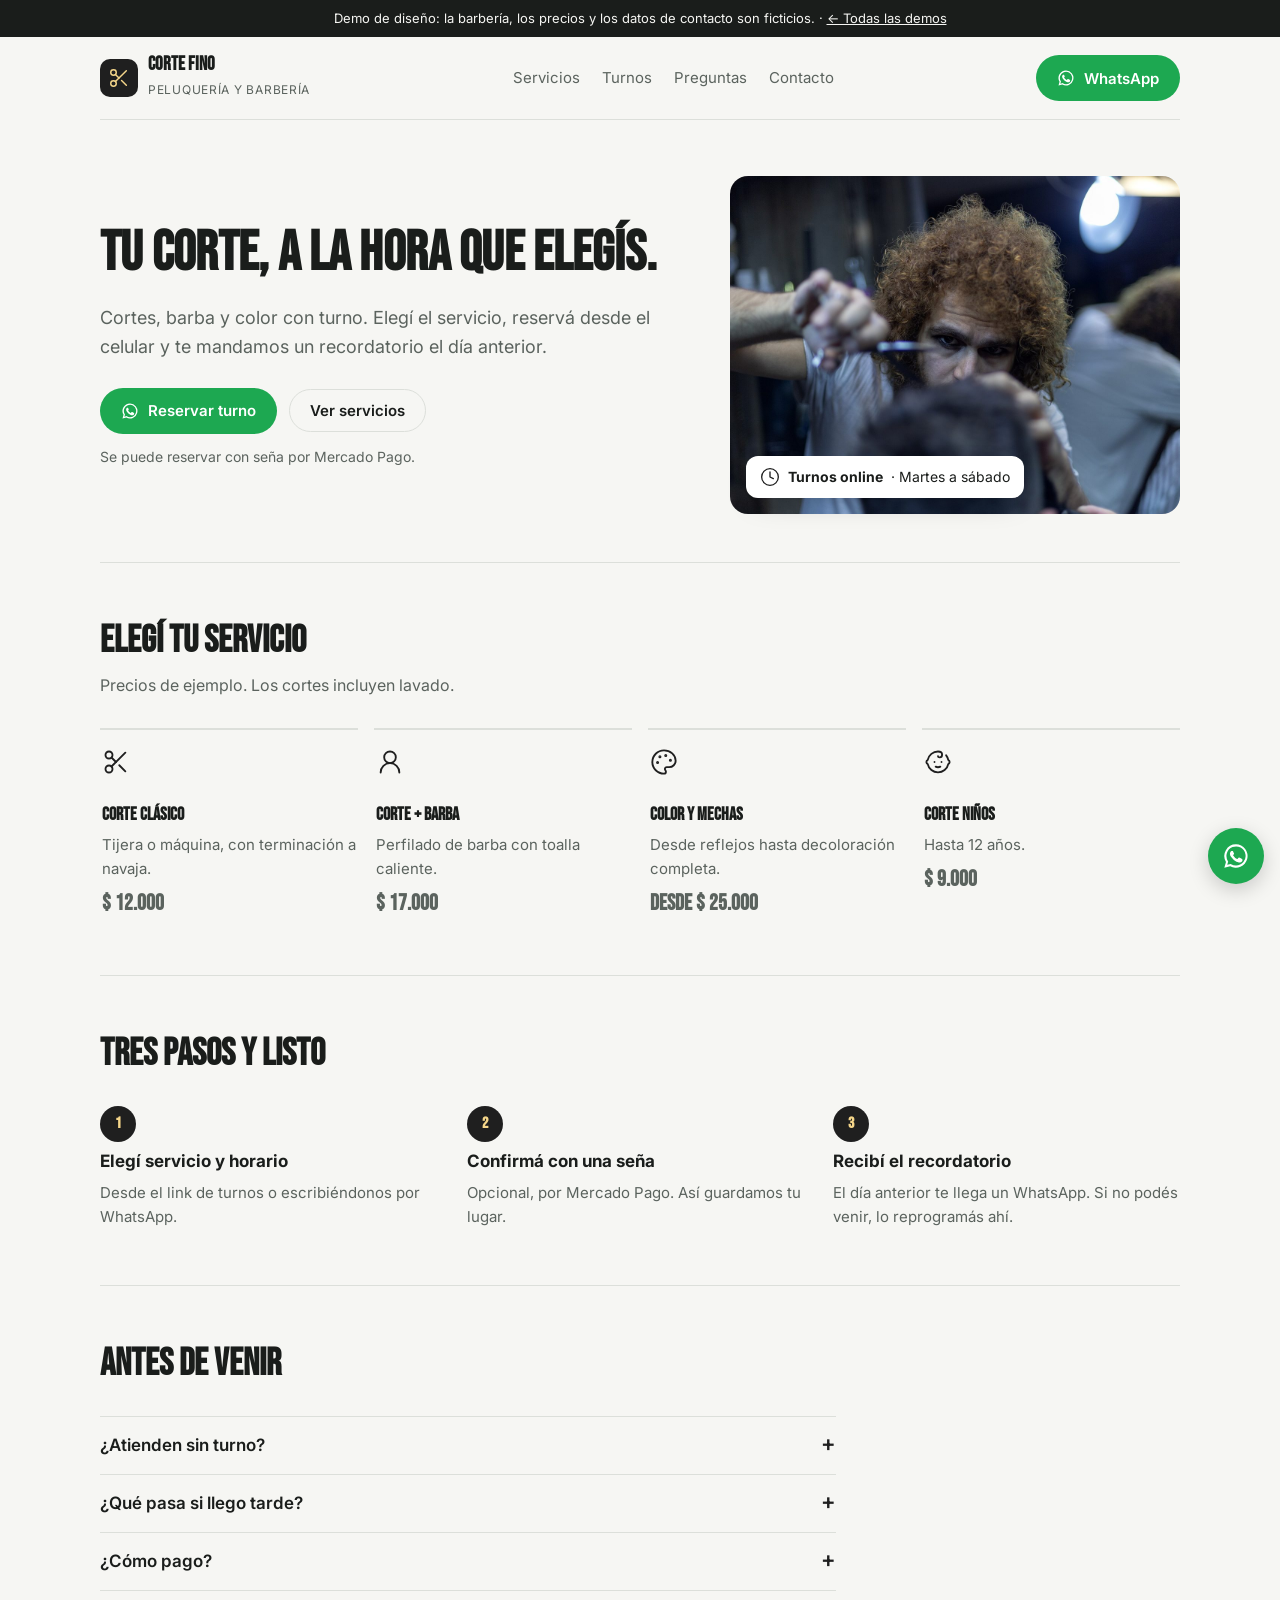
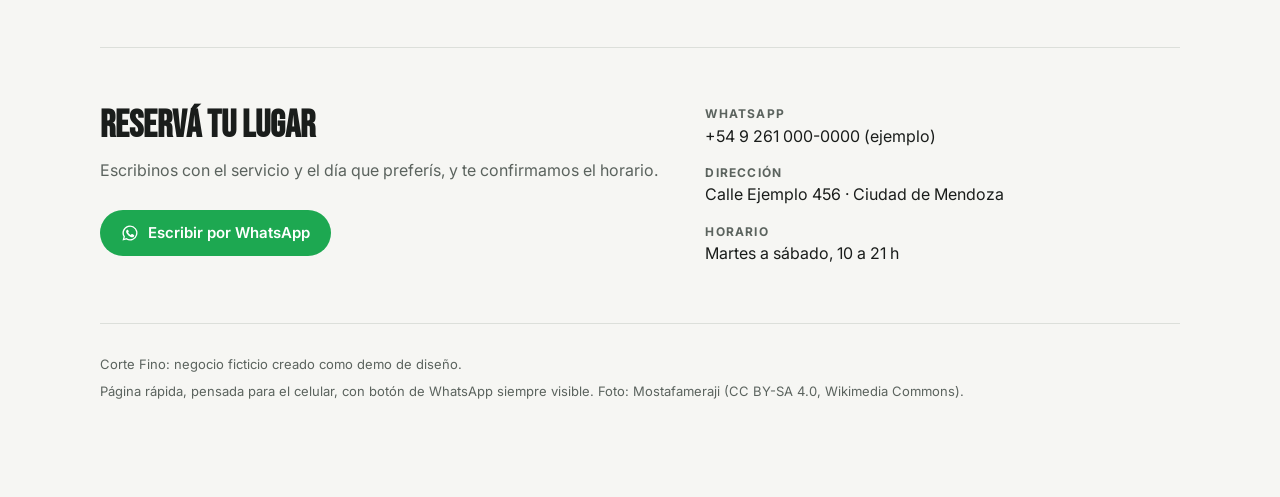
<file: peluqueria/index.html>
<!doctype html>
<html lang="es">
<meta charset="utf-8">
<meta name="viewport" content="width=device-width, initial-scale=1">
<title>Barbería Corte Fino</title>
<meta name="description" content="Peluquería y barbería en Mendoza. Cortes, barba y color. Reservá tu turno online.">
<link rel="preconnect" href="https://fonts.googleapis.com">
<link rel="preconnect" href="https://fonts.gstatic.com" crossorigin>
<link rel="stylesheet" href="https://fonts.googleapis.com/css2?family=Bebas+Neue&family=Inter:wght@400;500;600;700&display=swap">
<link rel="stylesheet" href="../rubros.css">
<link rel="stylesheet" href="../ajustes.css">
<style>
:root { --display: "Bebas Neue", Georgia, serif; --accent: #1F1F1F; --accent-soft: #EFE6D8; --accent-ink: #F5D68A; }
@media (prefers-color-scheme: dark) { :root:not([data-theme="light"]) { --accent: #F5D68A; --accent-soft: #2E281D; --accent-ink: #1A1508; } }
:root[data-theme="dark"] { --accent: #F5D68A; --accent-soft: #2E281D; --accent-ink: #1A1508; }
</style>

<div class="demo-bar">Demo de diseño: la barbería, los precios y los datos de contacto son ficticios. · <a href="../">← Todas las demos</a></div>

<div class="wrap">
  <header class="top">
    <a class="brand" href="#inicio"><span class="logo"><svg aria-hidden="true"
  
  xmlns="http://www.w3.org/2000/svg"
  
  
  viewBox="0 0 24 24"
  fill="none"
  stroke="currentColor"
  stroke-width="1.6"
  stroke-linecap="round"
  stroke-linejoin="round"
>
  <circle cx="6" cy="6" r="3" />
  <path d="M8.12 8.12 12 12" />
  <path d="M20 4 8.12 15.88" />
  <circle cx="6" cy="18" r="3" />
  <path d="M14.8 14.8 20 20" />
</svg></span><span><b>Corte Fino</b><small>Peluquería y barbería</small></span></a>
    <nav class="links" aria-label="Secciones"><a href="#servicios">Servicios</a><a href="#turnos">Turnos</a><a href="#preguntas">Preguntas</a><a href="#contacto">Contacto</a></nav>
    <a class="btn btn-wa" href="#contacto" aria-label="Escribir por WhatsApp"><svg viewBox="0 0 24 24" fill="currentColor" aria-hidden="true"><path d="M12 2a10 10 0 0 0-8.6 15.1L2 22l5-1.3A10 10 0 1 0 12 2Zm0 18.2a8.2 8.2 0 0 1-4.2-1.2l-.3-.2-3 .8.8-2.9-.2-.3A8.2 8.2 0 1 1 12 20.2Zm4.5-6.1c-.2-.1-1.5-.7-1.7-.8-.2-.1-.4-.1-.6.1l-.8 1c-.1.2-.3.2-.5.1a6.7 6.7 0 0 1-3.3-2.9c-.3-.4.2-.4.7-1.3.1-.2 0-.3 0-.4l-.8-1.8c-.2-.5-.4-.4-.6-.4h-.5a1 1 0 0 0-.7.3 3 3 0 0 0-.9 2.2 5.2 5.2 0 0 0 1.1 2.7 11.8 11.8 0 0 0 4.5 4c1.7.7 2.3.8 3.2.6a2.7 2.7 0 0 0 1.8-1.3 2.2 2.2 0 0 0 .1-1.3c0-.1-.2-.2-.4-.3Z"/></svg><span>WhatsApp</span></a>
  </header>

  <main id="inicio">
    <section class="hero">
      <div>
        <h1>Tu corte, a la hora que elegís.</h1>
        <p class="lede">Cortes, barba y color con turno. Elegí el servicio, reservá desde el celular y te mandamos un recordatorio el día anterior.</p>
        <div class="ctas"><a class="btn btn-wa" href="#contacto"><svg viewBox="0 0 24 24" fill="currentColor" aria-hidden="true"><path d="M12 2a10 10 0 0 0-8.6 15.1L2 22l5-1.3A10 10 0 1 0 12 2Zm0 18.2a8.2 8.2 0 0 1-4.2-1.2l-.3-.2-3 .8.8-2.9-.2-.3A8.2 8.2 0 1 1 12 20.2Zm4.5-6.1c-.2-.1-1.5-.7-1.7-.8-.2-.1-.4-.1-.6.1l-.8 1c-.1.2-.3.2-.5.1a6.7 6.7 0 0 1-3.3-2.9c-.3-.4.2-.4.7-1.3.1-.2 0-.3 0-.4l-.8-1.8c-.2-.5-.4-.4-.6-.4h-.5a1 1 0 0 0-.7.3 3 3 0 0 0-.9 2.2 5.2 5.2 0 0 0 1.1 2.7 11.8 11.8 0 0 0 4.5 4c1.7.7 2.3.8 3.2.6a2.7 2.7 0 0 0 1.8-1.3 2.2 2.2 0 0 0 .1-1.3c0-.1-.2-.2-.4-.3Z"/></svg>Reservar turno</a><a class="btn btn-ghost" href="#servicios">Ver servicios</a></div>
        <p class="note">Se puede reservar con seña por Mercado Pago.</p>
      </div>
      <figure class="foto-hero"><img src="foto.jpg" alt="Barbero cortando el pelo a un cliente" width="1200" height="900"><figcaption><span><svg aria-hidden="true"
  
  xmlns="http://www.w3.org/2000/svg"
  
  
  viewBox="0 0 24 24"
  fill="none"
  stroke="currentColor"
  stroke-width="1.6"
  stroke-linecap="round"
  stroke-linejoin="round"
>
  <circle cx="12" cy="12" r="10" />
  <polyline points="12 6 12 12 16 14" />
</svg></span><b>Turnos online</b> · Martes a sábado</figcaption></figure>
    </section>
    <section class="block" id="servicios">
      <div class="head"><h2>Elegí tu servicio</h2><p>Precios de ejemplo. Los cortes incluyen lavado.</p></div>
      <div class="grid"><article class="item"><span class="ic"><svg aria-hidden="true"
  
  xmlns="http://www.w3.org/2000/svg"
  
  
  viewBox="0 0 24 24"
  fill="none"
  stroke="currentColor"
  stroke-width="1.6"
  stroke-linecap="round"
  stroke-linejoin="round"
>
  <circle cx="6" cy="6" r="3" />
  <path d="M8.12 8.12 12 12" />
  <path d="M20 4 8.12 15.88" />
  <circle cx="6" cy="18" r="3" />
  <path d="M14.8 14.8 20 20" />
</svg></span><h3>Corte clásico</h3><p>Tijera o máquina, con terminación a navaja.</p><p class="price">$ 12.000</p></article><article class="item featured"><span class="ic"><svg aria-hidden="true"
  
  xmlns="http://www.w3.org/2000/svg"
  
  
  viewBox="0 0 24 24"
  fill="none"
  stroke="currentColor"
  stroke-width="1.6"
  stroke-linecap="round"
  stroke-linejoin="round"
>
  <circle cx="12" cy="8" r="5" />
  <path d="M20 21a8 8 0 0 0-16 0" />
</svg></span><h3>Corte + barba</h3><p>Perfilado de barba con toalla caliente.</p><p class="price">$ 17.000</p></article><article class="item"><span class="ic"><svg aria-hidden="true"
  
  xmlns="http://www.w3.org/2000/svg"
  
  
  viewBox="0 0 24 24"
  fill="none"
  stroke="currentColor"
  stroke-width="1.6"
  stroke-linecap="round"
  stroke-linejoin="round"
>
  <circle cx="13.5" cy="6.5" r=".5" fill="currentColor" />
  <circle cx="17.5" cy="10.5" r=".5" fill="currentColor" />
  <circle cx="8.5" cy="7.5" r=".5" fill="currentColor" />
  <circle cx="6.5" cy="12.5" r=".5" fill="currentColor" />
  <path d="M12 2C6.5 2 2 6.5 2 12s4.5 10 10 10c.926 0 1.648-.746 1.648-1.688 0-.437-.18-.835-.437-1.125-.29-.289-.438-.652-.438-1.125a1.64 1.64 0 0 1 1.668-1.668h1.996c3.051 0 5.555-2.503 5.555-5.554C21.965 6.012 17.461 2 12 2z" />
</svg></span><h3>Color y mechas</h3><p>Desde reflejos hasta decoloración completa.</p><p class="price">Desde $ 25.000</p></article><article class="item"><span class="ic"><svg aria-hidden="true"
  
  xmlns="http://www.w3.org/2000/svg"
  
  
  viewBox="0 0 24 24"
  fill="none"
  stroke="currentColor"
  stroke-width="1.6"
  stroke-linecap="round"
  stroke-linejoin="round"
>
  <path d="M9 12h.01" />
  <path d="M15 12h.01" />
  <path d="M10 16c.5.3 1.2.5 2 .5s1.5-.2 2-.5" />
  <path d="M19 6.3a9 9 0 0 1 1.8 3.9 2 2 0 0 1 0 3.6 9 9 0 0 1-17.6 0 2 2 0 0 1 0-3.6A9 9 0 0 1 12 3c2 0 3.5 1.1 3.5 2.5s-.9 2.5-2 2.5c-.8 0-1.5-.4-1.5-1" />
</svg></span><h3>Corte niños</h3><p>Hasta 12 años.</p><p class="price">$ 9.000</p></article></div>
    </section>
    <section class="block" id="turnos">
      <div class="head"><h2>Tres pasos y listo</h2></div>
      <ol class="steps"><li><b>Elegí servicio y horario</b><span>Desde el link de turnos o escribiéndonos por WhatsApp.</span></li><li><b>Confirmá con una seña</b><span>Opcional, por Mercado Pago. Así guardamos tu lugar.</span></li><li><b>Recibí el recordatorio</b><span>El día anterior te llega un WhatsApp. Si no podés venir, lo reprogramás ahí.</span></li></ol>
    </section>
    <section class="block" id="preguntas">
      <div class="head"><h2>Antes de venir</h2></div>
      <div class="faq"><details><summary>¿Atienden sin turno?</summary><p>Si hay un lugar libre, sí. Para no esperar, mejor reservá.</p></details><details><summary>¿Qué pasa si llego tarde?</summary><p>Te esperamos 10 minutos. Después reprogramamos el turno.</p></details><details><summary>¿Cómo pago?</summary><p>Efectivo, transferencia o Mercado Pago.</p></details></div>
    </section>

    <section class="block" id="contacto">
      <div class="contact">
        <div>
          <h2>Reservá tu lugar</h2>
          <p class="lede">Escribinos con el servicio y el día que preferís, y te confirmamos el horario.</p>
          <div class="ctas"><a class="btn btn-wa" href="#contacto"><svg viewBox="0 0 24 24" fill="currentColor" aria-hidden="true"><path d="M12 2a10 10 0 0 0-8.6 15.1L2 22l5-1.3A10 10 0 1 0 12 2Zm0 18.2a8.2 8.2 0 0 1-4.2-1.2l-.3-.2-3 .8.8-2.9-.2-.3A8.2 8.2 0 1 1 12 20.2Zm4.5-6.1c-.2-.1-1.5-.7-1.7-.8-.2-.1-.4-.1-.6.1l-.8 1c-.1.2-.3.2-.5.1a6.7 6.7 0 0 1-3.3-2.9c-.3-.4.2-.4.7-1.3.1-.2 0-.3 0-.4l-.8-1.8c-.2-.5-.4-.4-.6-.4h-.5a1 1 0 0 0-.7.3 3 3 0 0 0-.9 2.2 5.2 5.2 0 0 0 1.1 2.7 11.8 11.8 0 0 0 4.5 4c1.7.7 2.3.8 3.2.6a2.7 2.7 0 0 0 1.8-1.3 2.2 2.2 0 0 0 .1-1.3c0-.1-.2-.2-.4-.3Z"/></svg>Escribir por WhatsApp</a></div>
        </div>
        <dl class="facts">
          <div><dt>WhatsApp</dt><dd>+54 9 261 000-0000 (ejemplo)</dd></div>
          <div><dt>Dirección</dt><dd>Calle Ejemplo 456 · Ciudad de Mendoza</dd></div>
          <div><dt>Horario</dt><dd>Martes a sábado, 10 a 21 h</dd></div>
        </dl>
      </div>
    </section>
  </main>

  <footer>
    <p>Corte Fino: negocio ficticio creado como demo de diseño.</p>
    <p>Página rápida, pensada para el celular, con botón de WhatsApp siempre visible. Foto: Mostafameraji (CC BY-SA 4.0, Wikimedia Commons).</p>
  </footer>
</div>

<a class="float-wa" href="#contacto" aria-label="Escribir por WhatsApp"><svg viewBox="0 0 24 24" fill="currentColor" aria-hidden="true"><path d="M12 2a10 10 0 0 0-8.6 15.1L2 22l5-1.3A10 10 0 1 0 12 2Zm0 18.2a8.2 8.2 0 0 1-4.2-1.2l-.3-.2-3 .8.8-2.9-.2-.3A8.2 8.2 0 1 1 12 20.2Zm4.5-6.1c-.2-.1-1.5-.7-1.7-.8-.2-.1-.4-.1-.6.1l-.8 1c-.1.2-.3.2-.5.1a6.7 6.7 0 0 1-3.3-2.9c-.3-.4.2-.4.7-1.3.1-.2 0-.3 0-.4l-.8-1.8c-.2-.5-.4-.4-.6-.4h-.5a1 1 0 0 0-.7.3 3 3 0 0 0-.9 2.2 5.2 5.2 0 0 0 1.1 2.7 11.8 11.8 0 0 0 4.5 4c1.7.7 2.3.8 3.2.6a2.7 2.7 0 0 0 1.8-1.3 2.2 2.2 0 0 0 .1-1.3c0-.1-.2-.2-.4-.3Z"/></svg></a>
</html>
</file>
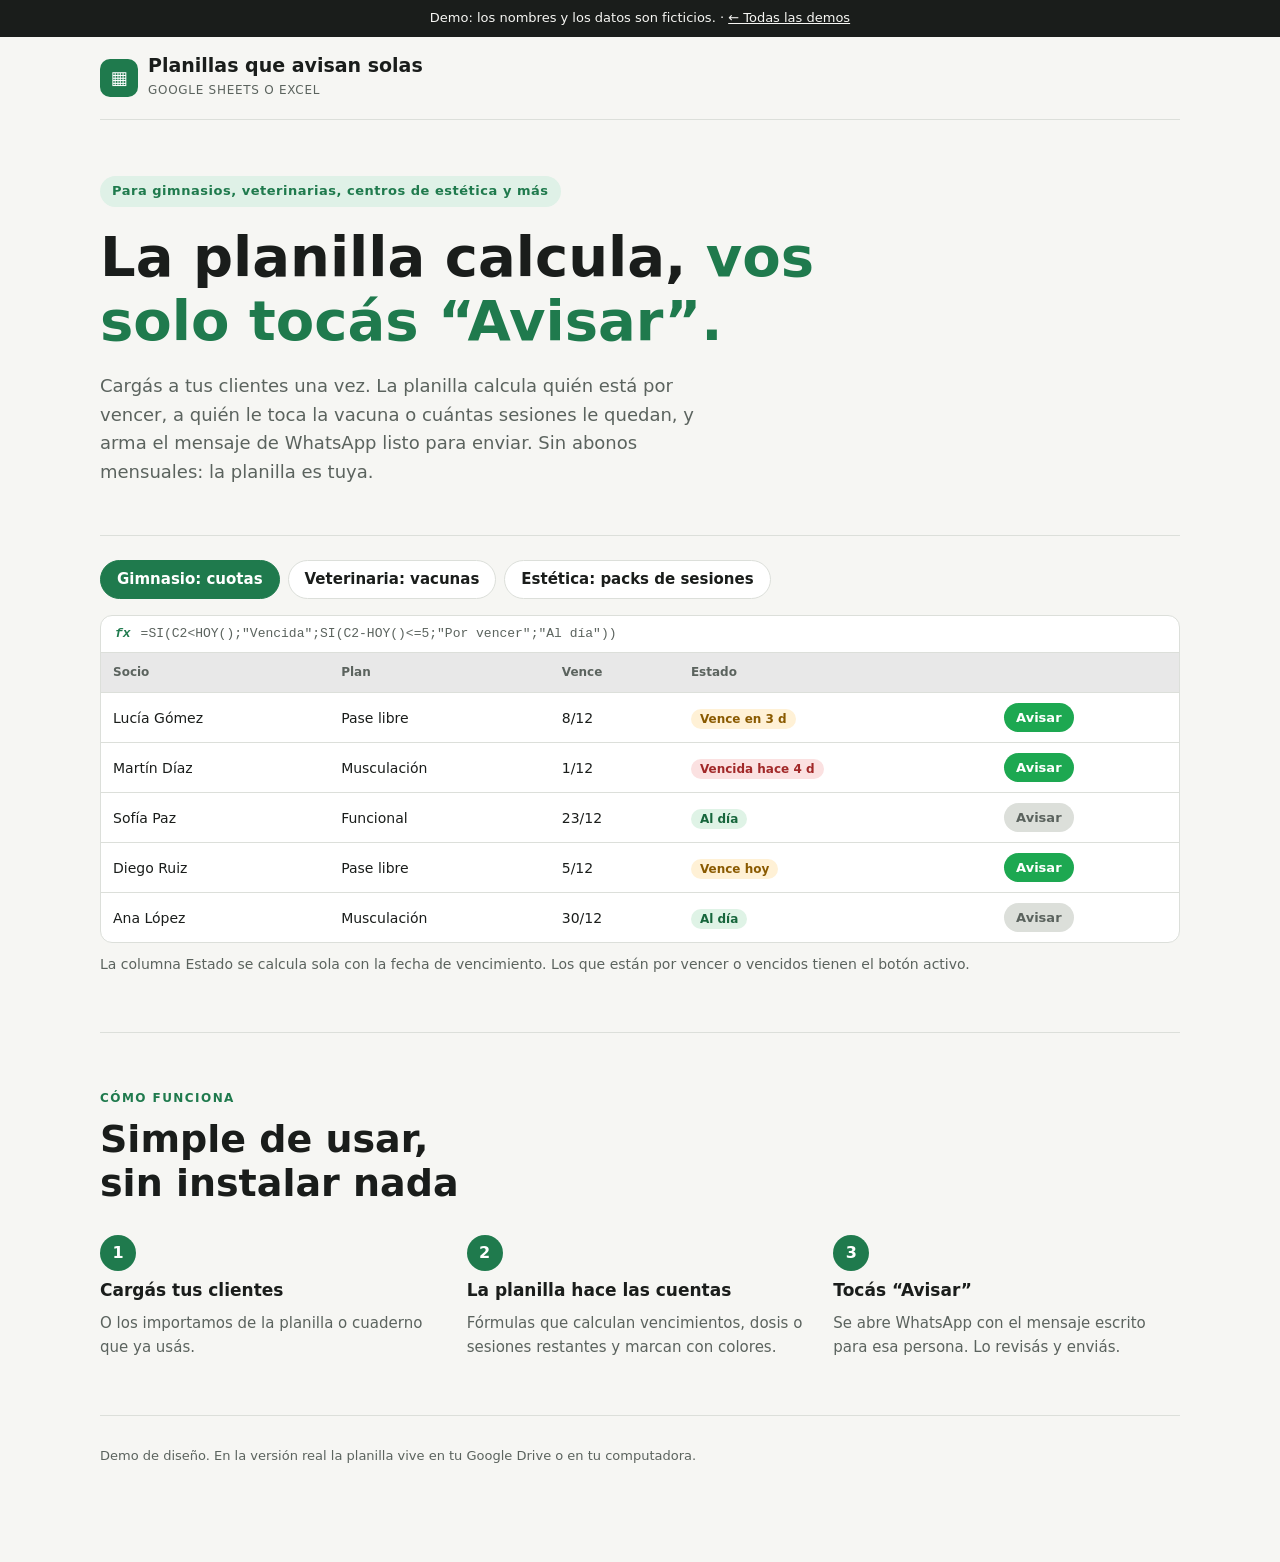
<file: planillas/index.html>
<!doctype html>
<html lang="es">
<meta charset="utf-8">
<meta name="viewport" content="width=device-width, initial-scale=1">
<title>Planillas que avisan solas</title>
<meta name="description" content="Demo: planillas de Google Sheets o Excel que calculan vencimientos y arman el mensaje de WhatsApp para cada cliente.">
<link rel="stylesheet" href="../rubros.css">
<style>
:root { --display: system-ui, -apple-system, "Segoe UI", sans-serif; --accent: #1F7A4D; --accent-soft: #DFF1E7; --accent-ink: #FFFFFF; }
@media (prefers-color-scheme: dark) { :root:not([data-theme="light"]) { --accent: #5ACB8F; --accent-soft: #19301F; --accent-ink: #0A1A10; } }
:root[data-theme="dark"] { --accent: #5ACB8F; --accent-soft: #19301F; --accent-ink: #0A1A10; }
.tabs { display: flex; gap: 8px; flex-wrap: wrap; margin-bottom: 16px; }
.tabs button { font: 600 15px/1 var(--body); padding: 11px 16px; border-radius: 999px; border: 1px solid var(--line); background: var(--surface); color: var(--ink); cursor: pointer; }
.tabs button[aria-selected="true"] { background: var(--accent); color: var(--accent-ink); border-color: var(--accent); }
.sheet { background: var(--surface); border: 1px solid var(--line); border-radius: var(--radius); overflow: hidden; }
.sheet .fx { display: flex; gap: 10px; align-items: center; padding: 9px 14px; border-bottom: 1px solid var(--line); font: 13px/1.4 ui-monospace, Menlo, monospace; color: var(--muted); overflow-x: auto; white-space: nowrap; }
.sheet .fx b { color: var(--accent); font-style: italic; }
.scroll { overflow-x: auto; }
.sheet table { width: 100%; border-collapse: collapse; font-size: 14px; min-width: 620px; }
.sheet th, .sheet td { padding: 10px 12px; border-bottom: 1px solid var(--line); text-align: left; white-space: nowrap; }
.sheet th { font-size: 12px; color: var(--muted); font-weight: 600; background: color-mix(in srgb, var(--surface) 90%, var(--ink)); }
.sheet tr:last-child td { border-bottom: 0; }
.st { font-size: 12px; font-weight: 700; padding: 3px 9px; border-radius: 999px; }
.ok { background: #DFF3E6; color: #17663C; }
.soon { background: #FFF1D6; color: #8A5A00; }
.late { background: #FBE1E1; color: #A12828; }
@media (prefers-color-scheme: dark) { :root:not([data-theme="light"]) .ok { background: #173523; color: #7FDCA5; } :root:not([data-theme="light"]) .soon { background: #3A2D12; color: #F4C76A; } :root:not([data-theme="light"]) .late { background: #3D1B1B; color: #F29A9A; } }
.mini { display: inline-flex; align-items: center; gap: 6px; font: 600 13px/1 var(--body); padding: 8px 12px; border-radius: 999px; background: var(--wa); color: var(--wa-ink); text-decoration: none; border: 0; cursor: pointer; }
.mini[aria-disabled="true"] { background: var(--line); color: var(--muted); pointer-events: none; }
.preview { margin-top: 16px; }
.how { margin-top: 10px; font-size: 14px; color: var(--muted); }
</style>

<div class="demo-bar">Demo: los nombres y los datos son ficticios. · <a href="../">← Todas las demos</a></div>

<div class="wrap">
  <header class="top">
    <a class="brand" href="../"><span class="logo" aria-hidden="true">▦</span><span><b>Planillas que avisan solas</b><small>Google Sheets o Excel</small></span></a>
  </header>

  <main>
    <section class="hero" style="grid-template-columns: 1fr;">
      <div>
        <span class="kicker">Para gimnasios, veterinarias, centros de estética y más</span>
        <h1>La planilla calcula, <em>vos solo tocás “Avisar”.</em></h1>
        <p class="lede">Cargás a tus clientes una vez. La planilla calcula quién está por vencer, a quién le toca la vacuna o cuántas sesiones le quedan, y arma el mensaje de WhatsApp listo para enviar. Sin abonos mensuales: la planilla es tuya.</p>
      </div>
    </section>

    <section class="block" style="padding-top: 24px;">
      <div class="tabs" role="tablist" aria-label="Ejemplos por rubro">
        <button role="tab" aria-selected="true" data-tab="gym">Gimnasio: cuotas</button>
        <button role="tab" aria-selected="false" data-tab="vet">Veterinaria: vacunas</button>
        <button role="tab" aria-selected="false" data-tab="est">Estética: packs de sesiones</button>
      </div>
      <div class="sheet">
        <div class="fx"><b>fx</b><span id="formula"></span></div>
        <div class="scroll"><table><thead id="thead"></thead><tbody id="tbody"></tbody></table></div>
      </div>
      <p class="how" id="how"></p>
      <div class="preview" id="preview" hidden>
        <div class="bubble"><small>Mensaje que se abre en WhatsApp</small><span id="previewText"></span></div>
      </div>
    </section>

    <section class="block">
      <div class="head"><span class="eyebrow">Cómo funciona</span><h2>Simple de usar, sin instalar nada</h2></div>
      <ol class="steps">
        <li><b>Cargás tus clientes</b><span>O los importamos de la planilla o cuaderno que ya usás.</span></li>
        <li><b>La planilla hace las cuentas</b><span>Fórmulas que calculan vencimientos, dosis o sesiones restantes y marcan con colores.</span></li>
        <li><b>Tocás “Avisar”</b><span>Se abre WhatsApp con el mensaje escrito para esa persona. Lo revisás y enviás.</span></li>
      </ol>
    </section>
  </main>

  <footer><p>Demo de diseño. En la versión real la planilla vive en tu Google Drive o en tu computadora.</p></footer>
</div>

<script>
const DIA = 864e5;
const hoy = new Date(); hoy.setHours(0, 0, 0, 0);
const enDias = d => new Date(hoy.getTime() + d * DIA);
const fmt = f => f.toLocaleDateString('es-AR', { day: '2-digit', month: '2-digit' });
const diasHasta = f => Math.round((f - hoy) / DIA);
function estado(dias, aviso) {
  if (dias < 0) return ['late', `Vencida hace ${-dias} d`];
  if (dias <= aviso) return ['soon', dias === 0 ? 'Vence hoy' : `Vence en ${dias} d`];
  return ['ok', 'Al día'];
}
const DATOS = {
  gym: {
    formula: '=SI(C2<HOY();"Vencida";SI(C2-HOY()<=5;"Por vencer";"Al día"))',
    how: 'La columna Estado se calcula sola con la fecha de vencimiento. Los que están por vencer o vencidos tienen el botón activo.',
    cols: ['Socio', 'Plan', 'Vence', 'Estado', ''],
    filas: [['Lucía Gómez', 'Pase libre', 3], ['Martín Díaz', 'Musculación', -4], ['Sofía Paz', 'Funcional', 18], ['Diego Ruiz', 'Pase libre', 0], ['Ana López', 'Musculación', 25]],
    fila: ([n, plan, d]) => { const f = enDias(d), [c, t] = estado(d, 5);
      return { celdas: [n, plan, fmt(f), `<span class="st ${c}">${t}</span>`], activo: c !== 'ok',
        msg: `Hola ${n.split(' ')[0]}, te escribimos de Fuerza Norte. Tu plan ${plan} ${d < 0 ? 'venció el' : 'vence el'} ${fmt(f)}. ¿Querés que te pasemos el link de pago para renovarlo? ¡Gracias!` }; },
  },
  vet: {
    formula: '=SI(D2-HOY()<=7;"Avisar";"Al día")',
    how: 'Cada mascota tiene su próxima dosis. Una semana antes, la planilla la marca y arma el recordatorio para el tutor.',
    cols: ['Mascota', 'Tutor/a', 'Vacuna', 'Próxima dosis', 'Estado', ''],
    filas: [['Toby', 'Laura M.', 'Antirrábica', 4], ['Mishi', 'Carlos P.', 'Triple felina', 40], ['Luna', 'Romina S.', 'Séxtuple', -2], ['Rocco', 'Pablo F.', 'Desparasitación', 6], ['Nala', 'Vero T.', 'Antirrábica', 120]],
    fila: ([m, t, v, d]) => { const f = enDias(d), [c, e] = estado(d, 7);
      return { celdas: [m, t, v, fmt(f), `<span class="st ${c}">${e}</span>`], activo: c !== 'ok',
        msg: `Hola ${t.split(' ')[0]}, te escribimos de Patitas del Parque. A ${m} le toca la ${v.toLowerCase()} el ${fmt(f)}. ¿Te reservamos un turno?` }; },
  },
  est: {
    formula: '=C2-D2   → sesiones restantes',
    how: 'Cada vez que la clienta viene, se suma una sesión usada. Cuando quedan pocas o el pack está por vencer, la planilla avisa.',
    cols: ['Clienta', 'Pack', 'Total', 'Usadas', 'Quedan', 'Estado', ''],
    filas: [['Valeria R.', 'Limpieza facial', 6, 5, 30], ['Camila N.', 'Depilación', 8, 2, 90], ['Julieta B.', 'Masajes', 4, 4, 10], ['Paula G.', 'Dermaplaning', 4, 1, 6]],
    fila: ([n, p, tot, us, venceEn]) => { const q = tot - us;
      const [c, e] = q === 0 ? ['late', 'Pack terminado'] : q <= 1 || venceEn <= 7 ? ['soon', q <= 1 ? 'Queda 1' : 'Vence pronto'] : ['ok', 'En curso'];
      return { celdas: [n, p, tot, us, q, `<span class="st ${c}">${e}</span>`], activo: c !== 'ok',
        msg: q === 0 ? `Hola ${n.split(' ')[0]}, ¡terminaste tu pack de ${p.toLowerCase()}! ¿Querés renovarlo con el mismo descuento?`
                     : `Hola ${n.split(' ')[0]}, te ${q === 1 ? 'queda 1 sesión' : `quedan ${q} sesiones`} de ${p.toLowerCase()}${venceEn <= 7 ? ` y el pack vence el ${fmt(enDias(venceEn))}` : ''}. ¿Te reservamos el próximo turno?` }; },
  },
};
function mostrar(tab) {
  const d = DATOS[tab];
  document.getElementById('formula').textContent = d.formula;
  document.getElementById('how').textContent = d.how;
  document.getElementById('thead').innerHTML = '<tr>' + d.cols.map(c => `<th>${c}</th>`).join('') + '</tr>';
  document.getElementById('tbody').innerHTML = d.filas.map((f, i) => {
    const r = d.fila(f);
    const boton = `<button class="mini" data-msg="${encodeURIComponent(r.msg)}" ${r.activo ? '' : 'aria-disabled="true" tabindex="-1"'}>Avisar</button>`;
    return '<tr>' + r.celdas.map(c => `<td>${c}</td>`).join('') + `<td>${boton}</td></tr>`;
  }).join('');
  document.getElementById('preview').hidden = true;
  document.querySelectorAll('.tabs button').forEach(b => b.setAttribute('aria-selected', b.dataset.tab === tab));
}
document.querySelector('.tabs').addEventListener('click', e => { if (e.target.dataset.tab) mostrar(e.target.dataset.tab); });
document.getElementById('tbody').addEventListener('click', e => {
  const b = e.target.closest('.mini'); if (!b) return;
  const texto = decodeURIComponent(b.dataset.msg);
  document.getElementById('previewText').textContent = texto;
  document.getElementById('preview').hidden = false;
  document.getElementById('preview').scrollIntoView({ block: 'nearest', behavior: 'smooth' });
});
mostrar('gym');
</script>
</html>
</file>
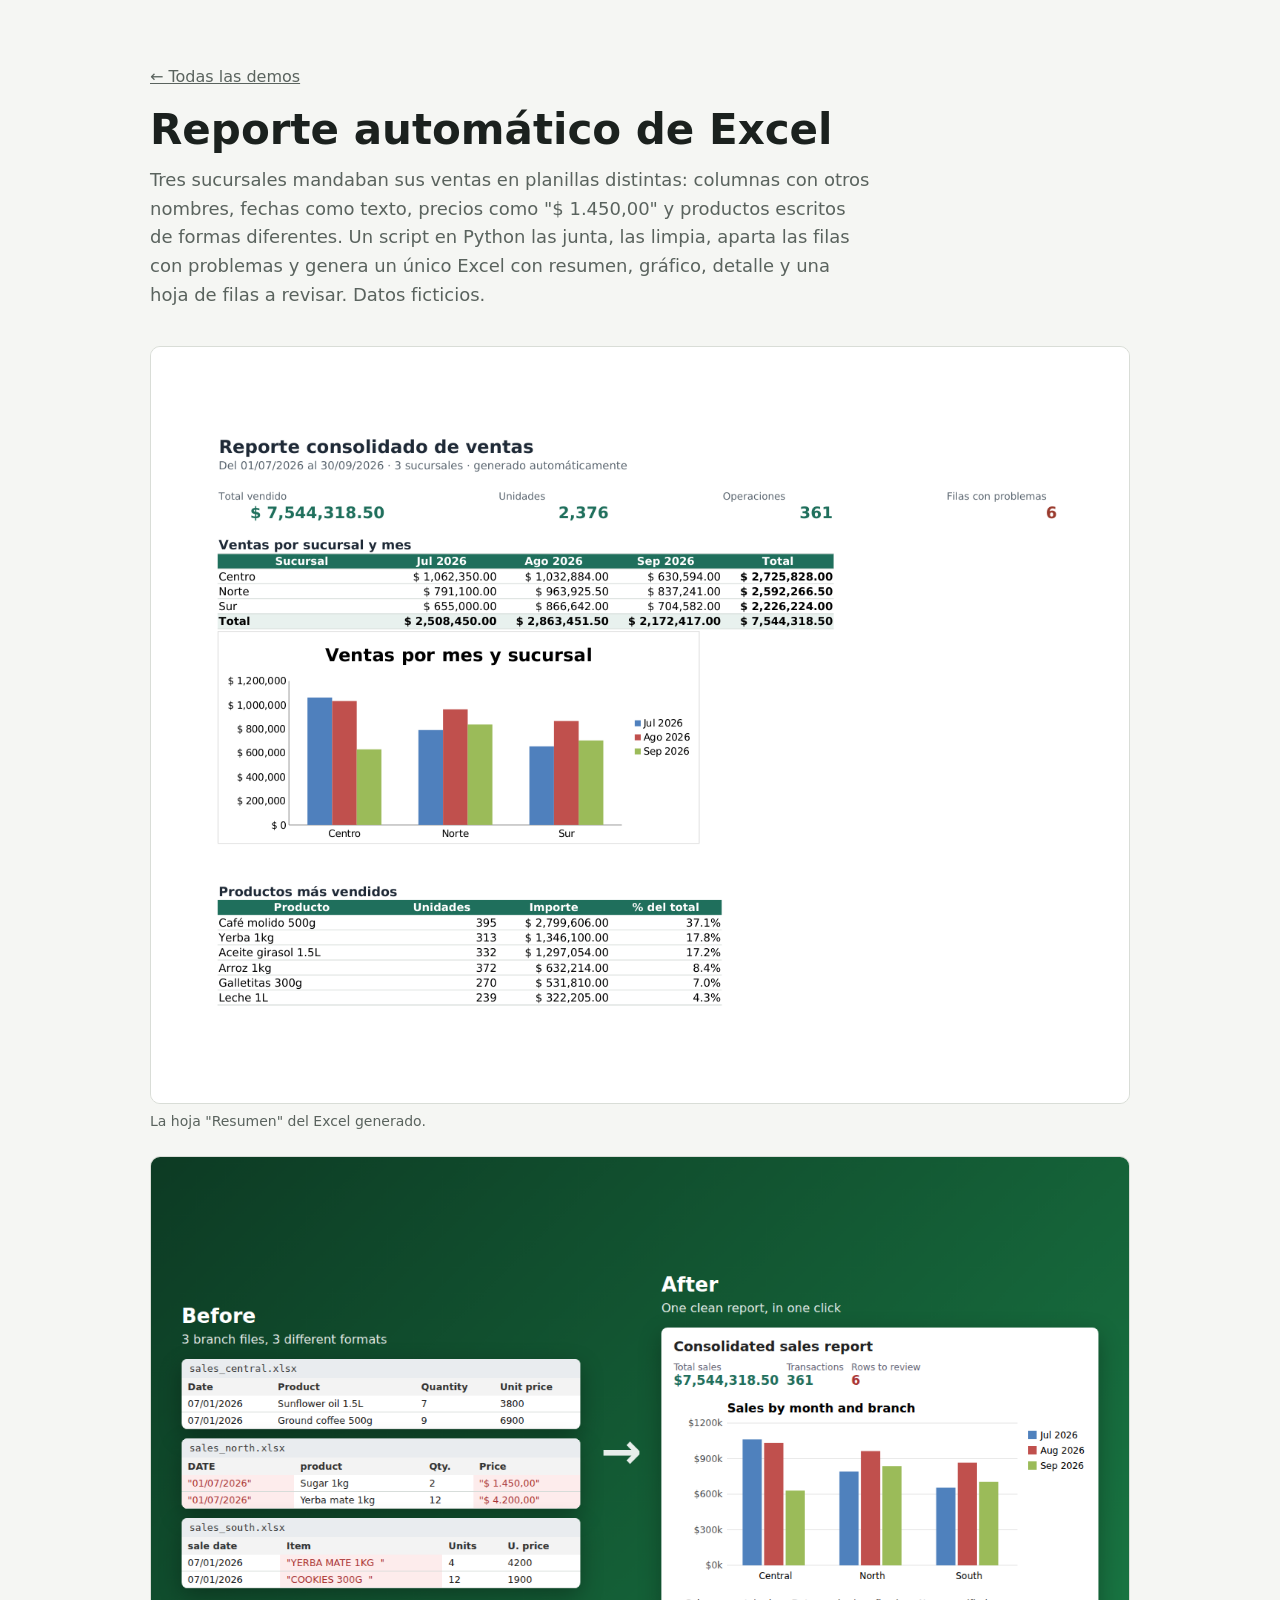
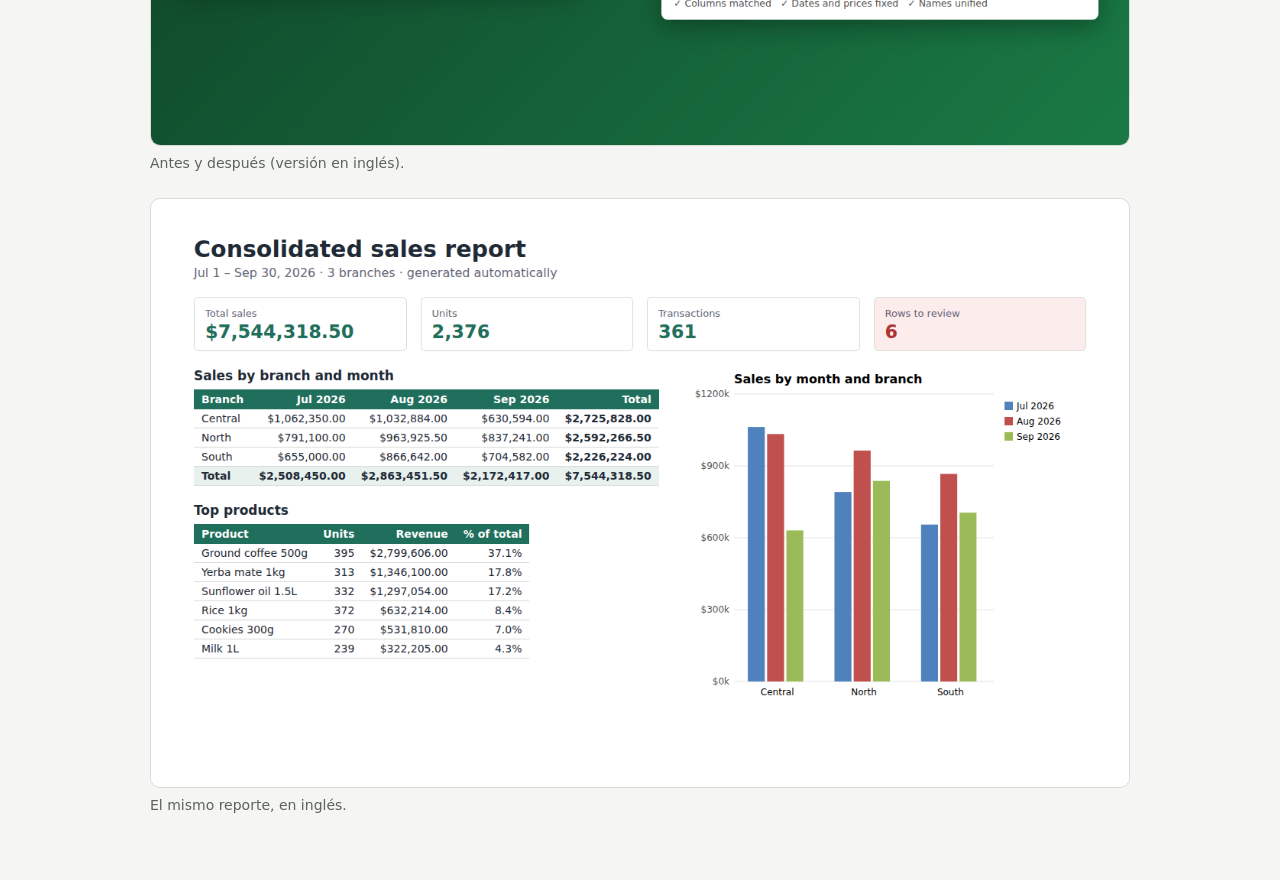
<file: reporte-excel/index.html>
<!doctype html>
<html lang="es">
<meta charset="utf-8">
<meta name="viewport" content="width=device-width, initial-scale=1">
<title>Demo: reporte automático de Excel</title>
<meta name="description" content="Script que junta planillas de varias sucursales, limpia los datos y genera un reporte de Excel.">
<link rel="stylesheet" href="../estilo.css">
<div class="wrap">
  <p><a class="back" href="../">← Todas las demos</a></p>
  <h1>Reporte automático de Excel</h1>
  <p class="lede">Tres sucursales mandaban sus ventas en planillas distintas: columnas con otros nombres, fechas como texto, precios como "$ 1.450,00" y productos escritos de formas diferentes. Un script en Python las junta, las limpia, aparta las filas con problemas y genera un único Excel con resumen, gráfico, detalle y una hoja de filas a revisar. Datos ficticios.</p>
  <div class="shots">
    <figure><img src="reporte-es.png" alt="Hoja de resumen del reporte, en español"><figcaption>La hoja "Resumen" del Excel generado.</figcaption></figure>
    <figure><img src="antes-despues-en.png" alt="Antes y después del proceso"><figcaption>Antes y después (versión en inglés).</figcaption></figure>
    <figure><img src="reporte-en.png" alt="Reporte en inglés"><figcaption>El mismo reporte, en inglés.</figcaption></figure>
  </div>
</div>
</html>
</file>
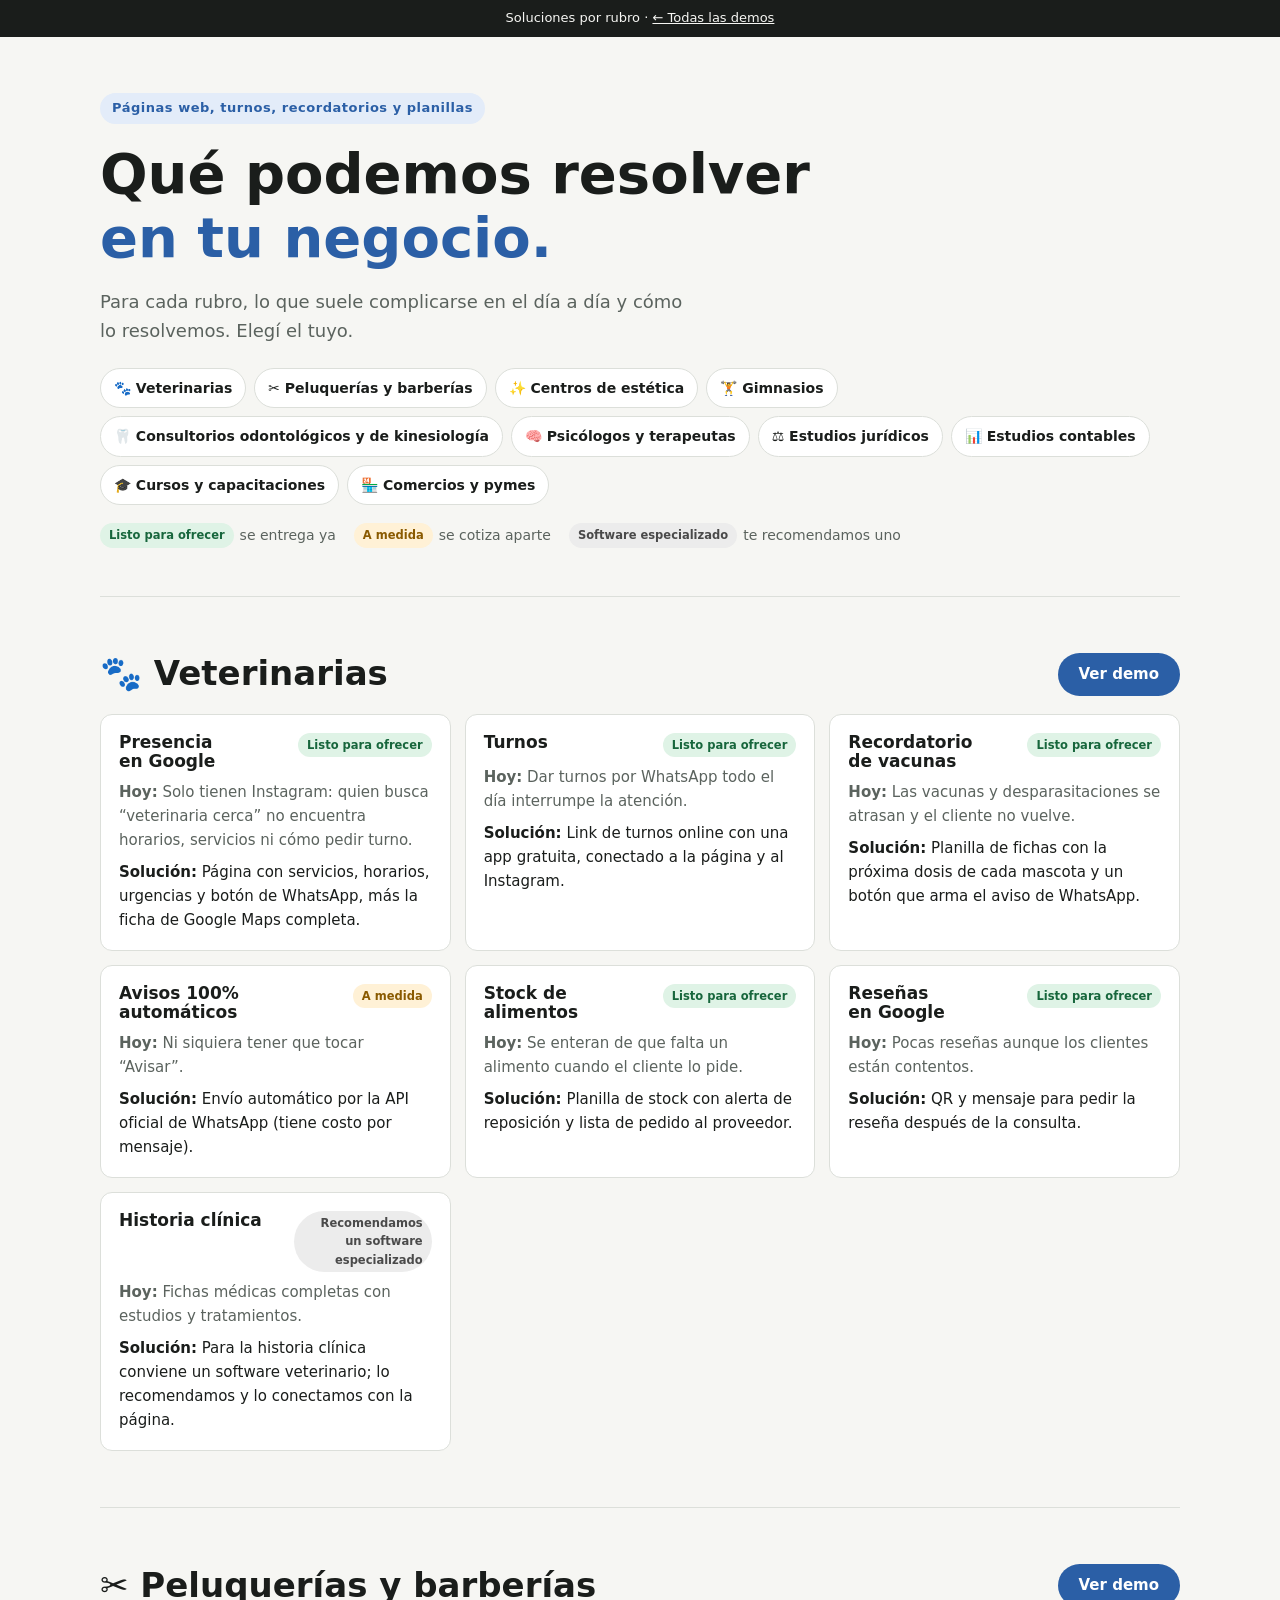
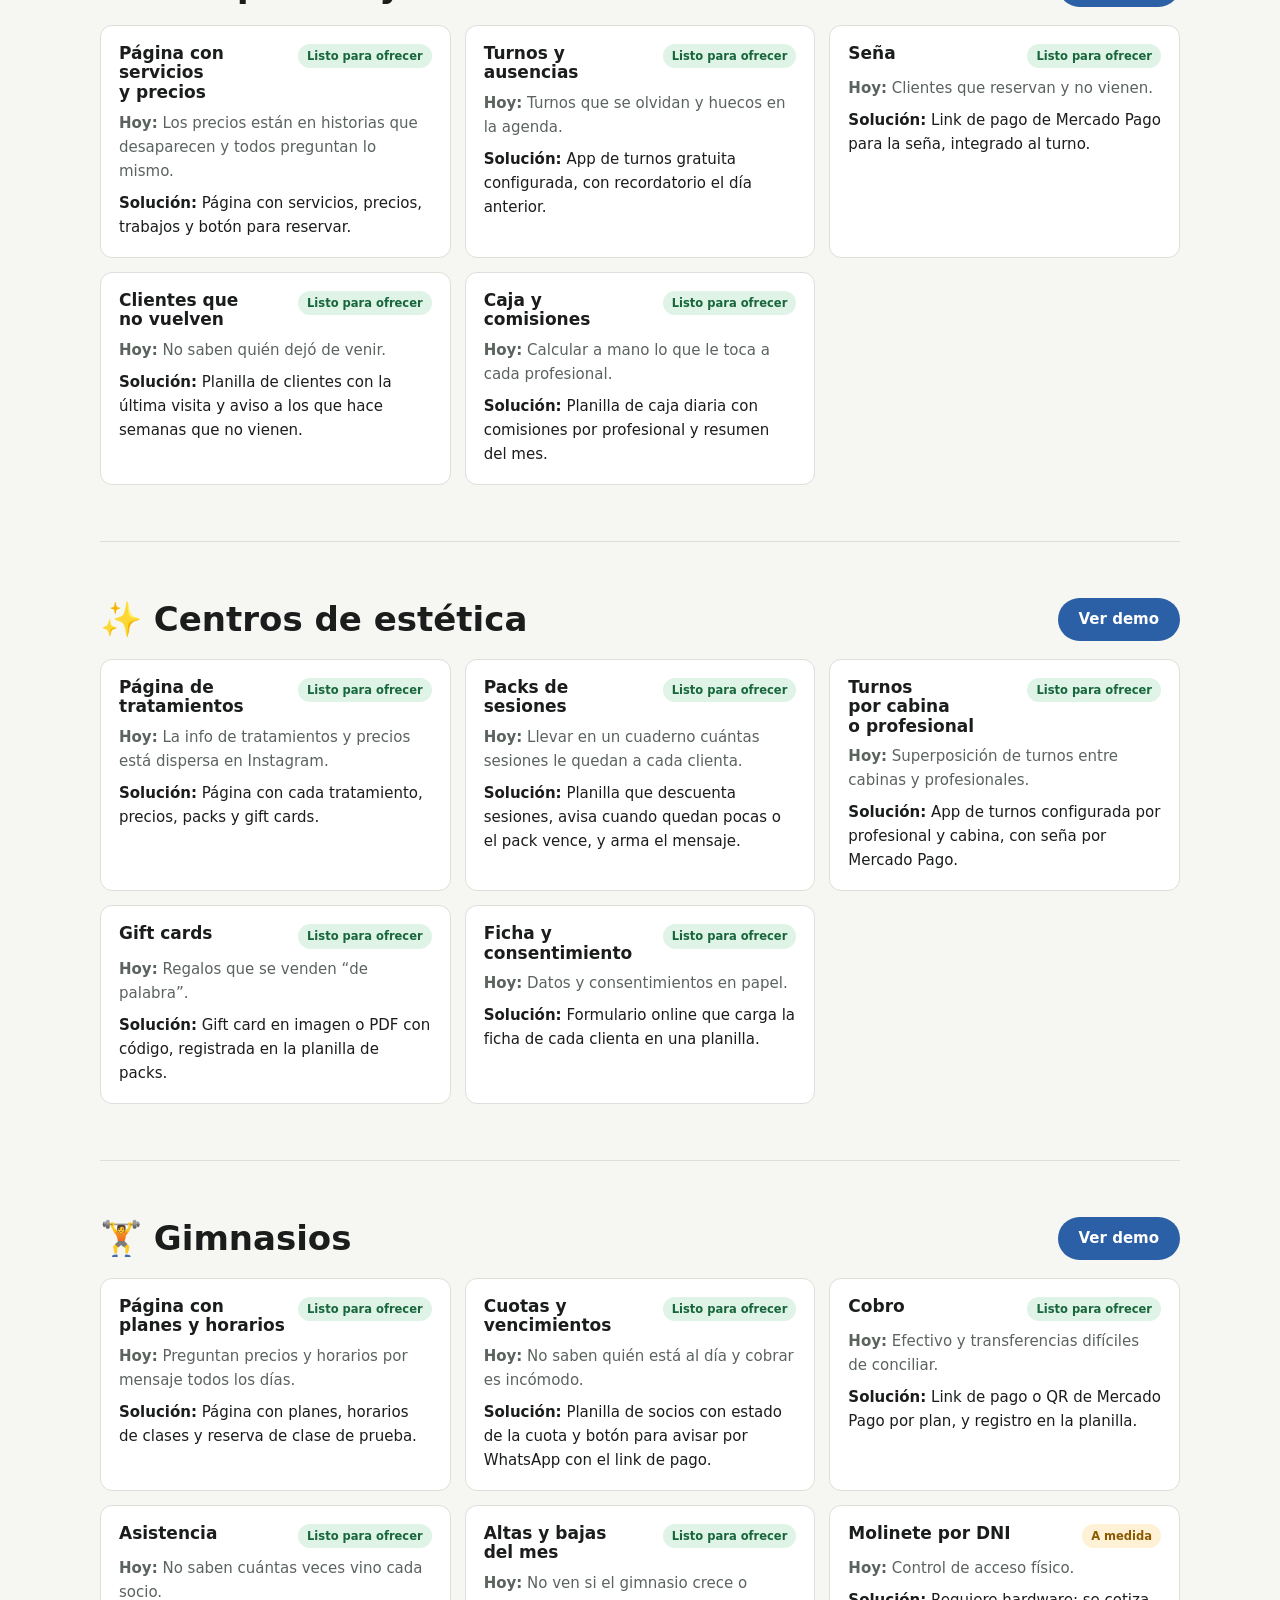
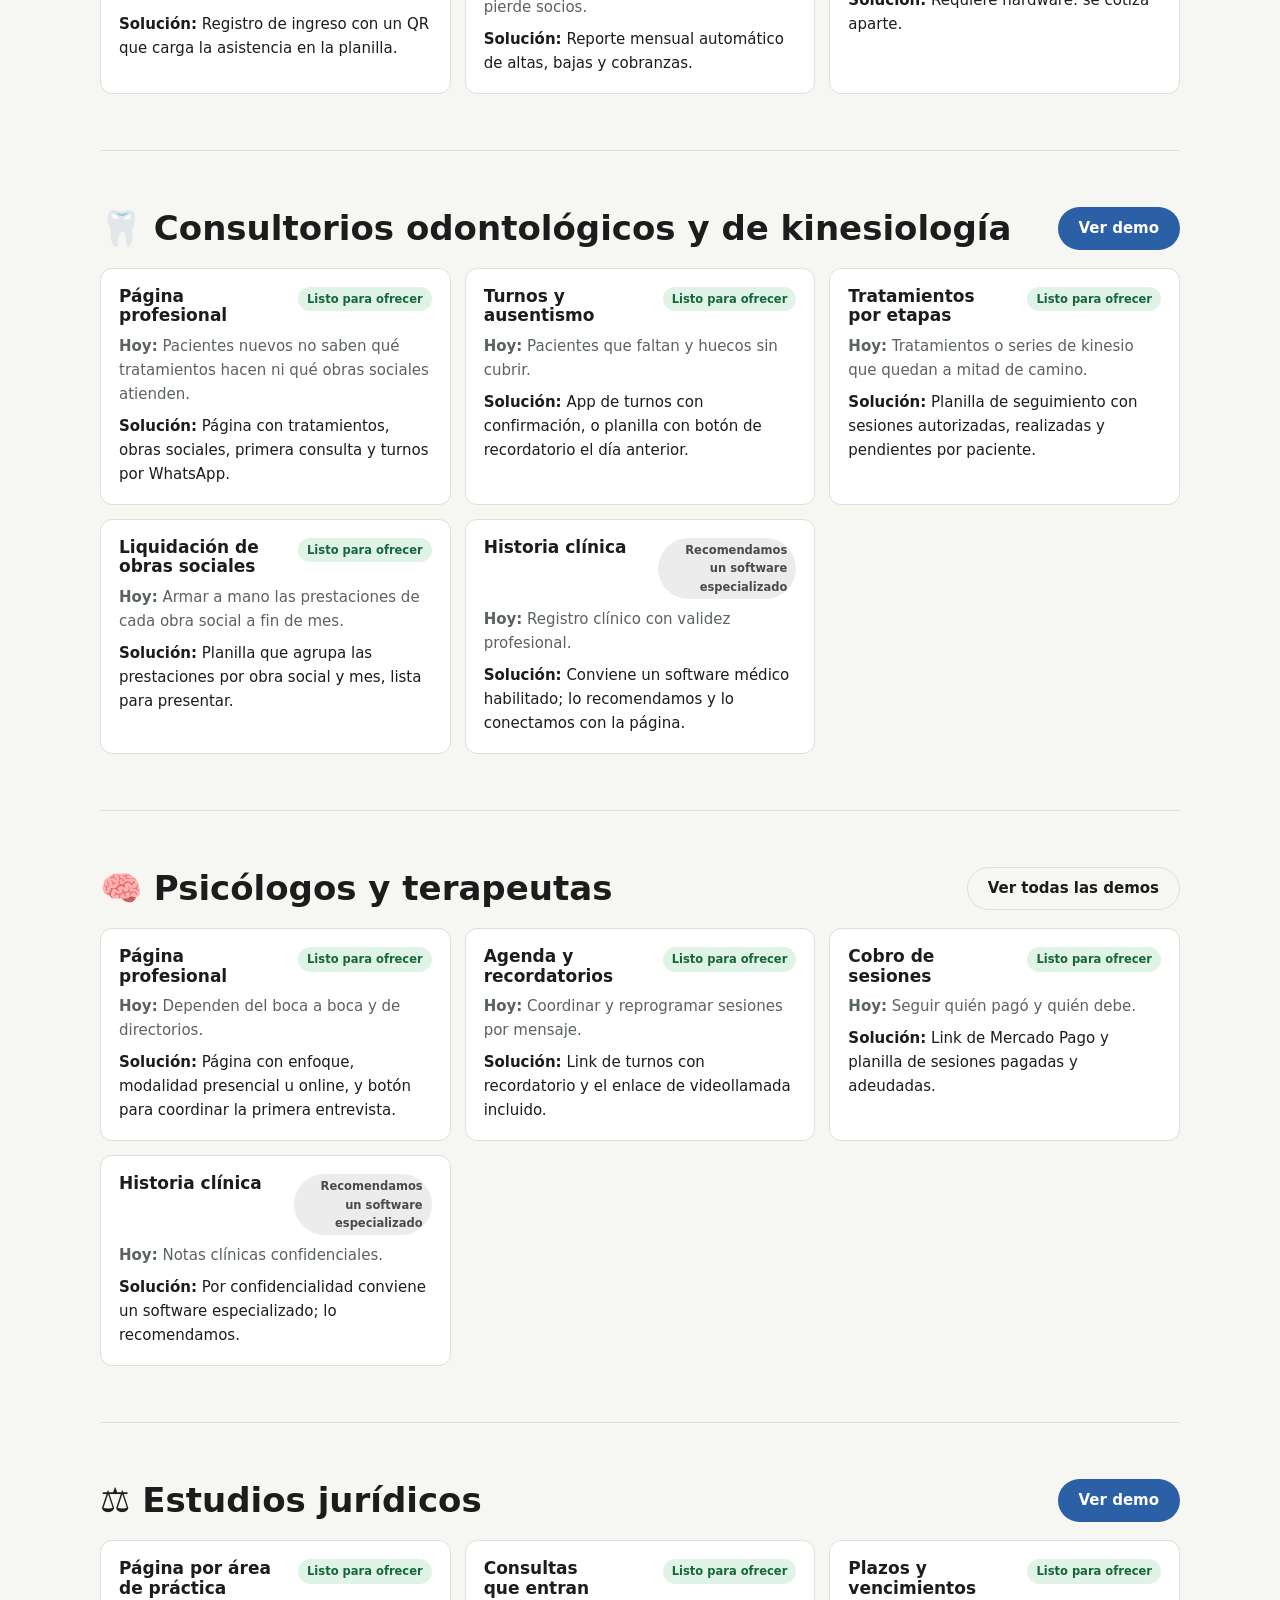
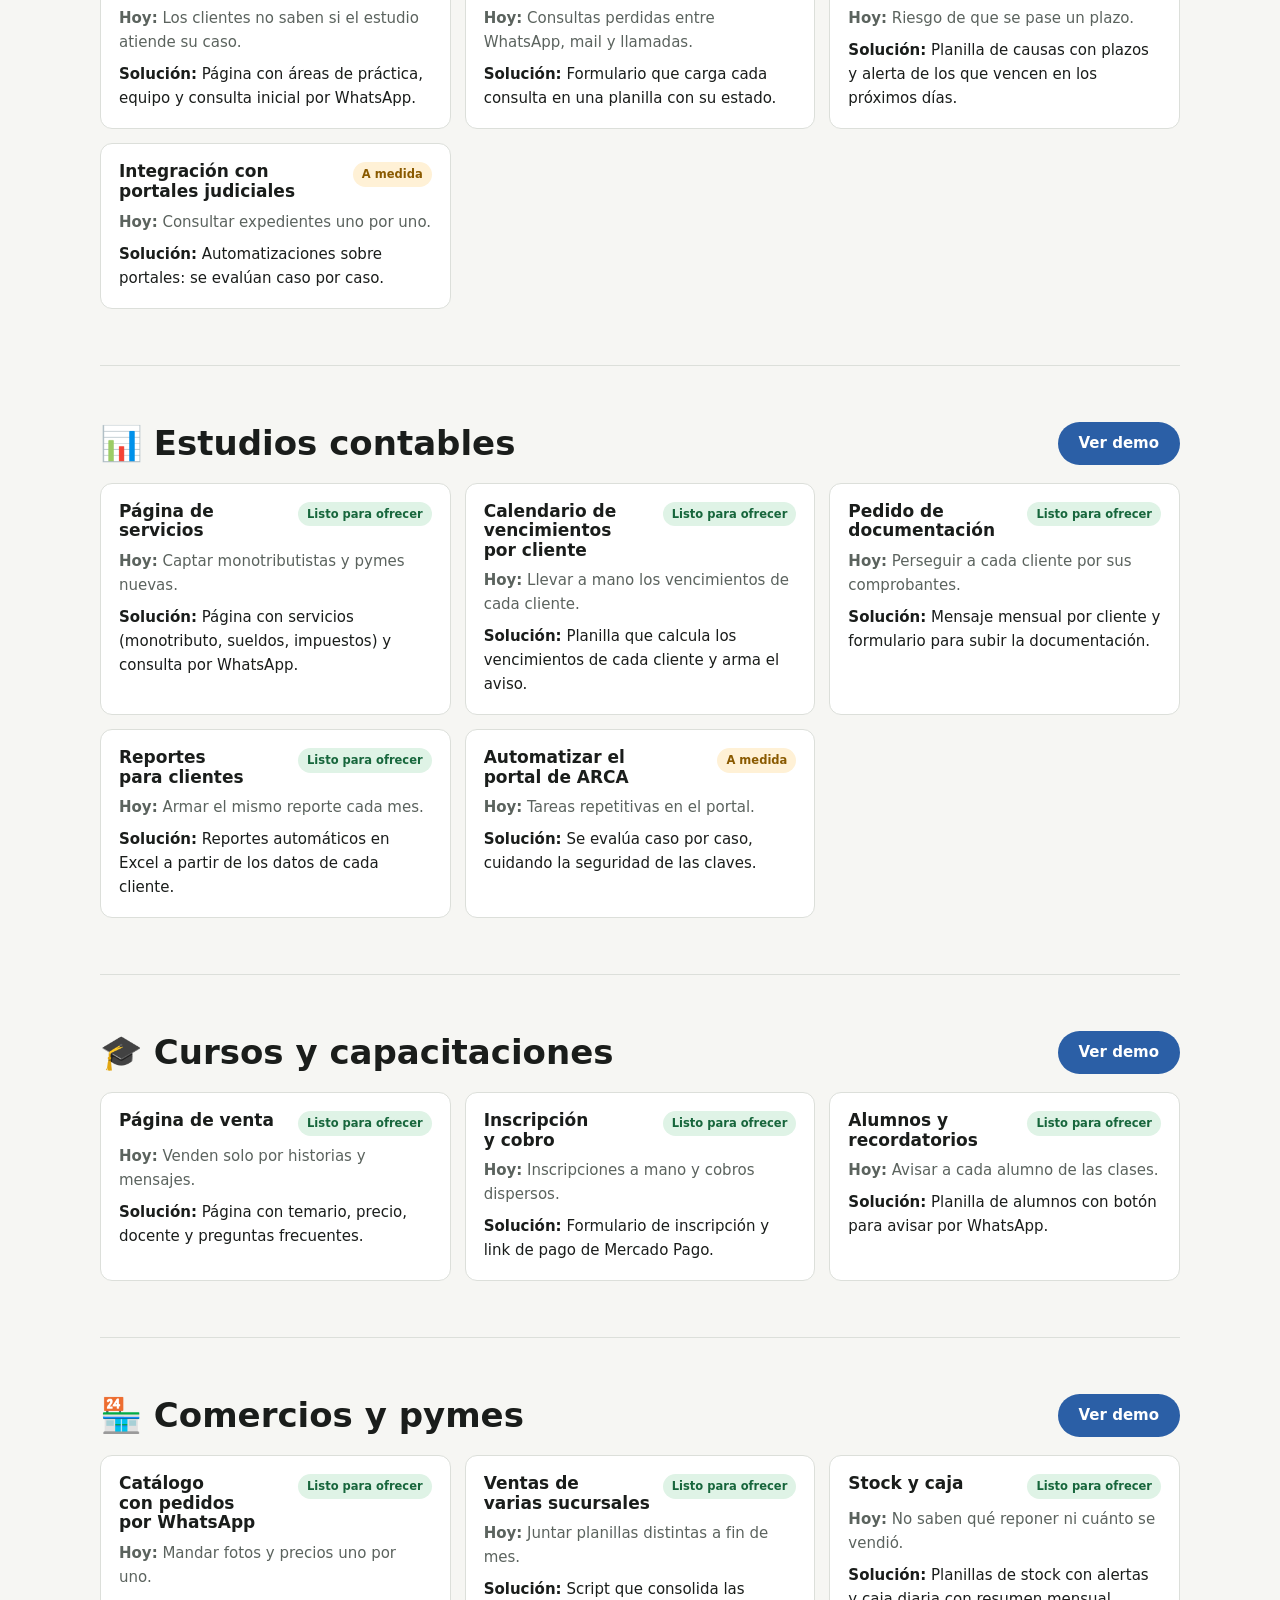
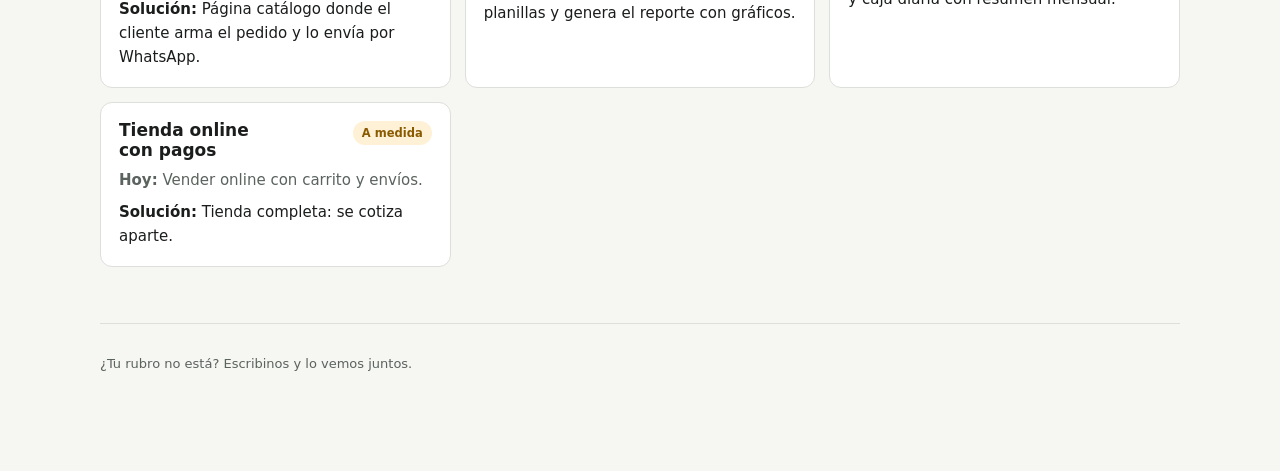
<file: soluciones/index.html>
<!doctype html>
<html lang="es">
<meta charset="utf-8">
<meta name="viewport" content="width=device-width, initial-scale=1">
<title>Soluciones por rubro</title>
<meta name="description" content="Qué podemos resolver en cada rubro: página web, turnos, recordatorios, cobros y planillas.">
<link rel="stylesheet" href="../rubros.css">
<style>
:root { --display: system-ui, -apple-system, "Segoe UI", sans-serif; --accent: #2B5FA6; --accent-soft: #E3ECF9; --accent-ink: #FFFFFF; }
@media (prefers-color-scheme: dark) { :root:not([data-theme="light"]) { --accent: #82AAEE; --accent-soft: #1D2A3F; --accent-ink: #0C1626; } }
:root[data-theme="dark"] { --accent: #82AAEE; --accent-soft: #1D2A3F; --accent-ink: #0C1626; }
.chips { display: flex; flex-wrap: wrap; gap: 8px; margin-top: 22px; }
.chips a { text-decoration: none; font-size: 14px; font-weight: 600; padding: 8px 13px; border-radius: 999px; border: 1px solid var(--line); background: var(--surface); }
.chips a:hover { border-color: var(--accent); }
.legend .lg { max-width: none; white-space: nowrap; }
.legend > span { display: inline-flex; align-items: center; gap: 6px; }
.legend { display: flex; flex-wrap: wrap; gap: 10px 18px; margin-top: 18px; font-size: 14px; color: var(--muted); align-items: center; }
.rubro-head { display: flex; justify-content: space-between; align-items: center; gap: 16px; flex-wrap: wrap; margin-bottom: 18px; }
.rubro-head h2 { font-size: clamp(24px, 3.4vw, 34px); }
.areas { display: grid; grid-template-columns: repeat(auto-fit, minmax(300px, 1fr)); gap: 14px; }
.area { background: var(--surface); border: 1px solid var(--line); border-radius: var(--radius); padding: 18px; display: grid; gap: 8px; align-content: start; }
.area > div { display: flex; justify-content: space-between; align-items: start; gap: 10px; }
.area h3 { font-size: 17px; }
.area p { font-size: 15px; }
.area .hoy { color: var(--muted); }
.st { flex: none; font-size: 11.5px; font-weight: 700; padding: 3px 9px; border-radius: 999px; white-space: nowrap; }
.ok { background: #DFF3E6; color: #17663C; }
.soon { background: #FFF1D6; color: #8A5A00; }
.ext { background: #ECECEC; color: #4A4A4A; white-space: normal; text-align: right; max-width: 12em; }
@media (prefers-color-scheme: dark) { :root:not([data-theme="light"]) .ok { background: #173523; color: #7FDCA5; } :root:not([data-theme="light"]) .soon { background: #3A2D12; color: #F4C76A; } :root:not([data-theme="light"]) .ext { background: #2B2F2D; color: #C9CFCB; } }
</style>

<div class="demo-bar">Soluciones por rubro · <a href="../">← Todas las demos</a></div>

<div class="wrap">
  <main>
    <section class="hero" style="grid-template-columns: 1fr;">
      <div>
        <span class="kicker">Páginas web, turnos, recordatorios y planillas</span>
        <h1>Qué podemos resolver <em>en tu negocio.</em></h1>
        <p class="lede">Para cada rubro, lo que suele complicarse en el día a día y cómo lo resolvemos. Elegí el tuyo.</p>
        <div class="chips"><a href="#veterinarias">🐾 Veterinarias</a><a href="#peluquerias">✂️ Peluquerías y barberías</a><a href="#estetica">✨ Centros de estética</a><a href="#gimnasios">🏋️ Gimnasios</a><a href="#consultorios">🦷 Consultorios odontológicos y de kinesiología</a><a href="#psicologos">🧠 Psicólogos y terapeutas</a><a href="#abogados">⚖️ Estudios jurídicos</a><a href="#contadores">📊 Estudios contables</a><a href="#cursos">🎓 Cursos y capacitaciones</a><a href="#comercios">🏪 Comercios y pymes</a></div>
        <div class="legend"><span><span class="st ok">Listo para ofrecer</span> se entrega ya</span><span><span class="st soon">A medida</span> se cotiza aparte</span><span><span class="st ext lg">Software especializado</span> te recomendamos uno</span></div>
      </div>
    </section>
    <section class="block" id="veterinarias">
      <div class="rubro-head"><h2>🐾 Veterinarias</h2><a class="btn btn-main" href="../veterinaria/">Ver demo</a></div>
      <div class="areas"><div class="area"><div><h3>Presencia en Google</h3><span class="st ok">Listo para ofrecer</span></div><p class="hoy"><b>Hoy:</b> Solo tienen Instagram: quien busca “veterinaria cerca” no encuentra horarios, servicios ni cómo pedir turno.</p><p class="sol"><b>Solución:</b> Página con servicios, horarios, urgencias y botón de WhatsApp, más la ficha de Google Maps completa.</p></div><div class="area"><div><h3>Turnos</h3><span class="st ok">Listo para ofrecer</span></div><p class="hoy"><b>Hoy:</b> Dar turnos por WhatsApp todo el día interrumpe la atención.</p><p class="sol"><b>Solución:</b> Link de turnos online con una app gratuita, conectado a la página y al Instagram.</p></div><div class="area"><div><h3>Recordatorio de vacunas</h3><span class="st ok">Listo para ofrecer</span></div><p class="hoy"><b>Hoy:</b> Las vacunas y desparasitaciones se atrasan y el cliente no vuelve.</p><p class="sol"><b>Solución:</b> Planilla de fichas con la próxima dosis de cada mascota y un botón que arma el aviso de WhatsApp.</p></div><div class="area"><div><h3>Avisos 100% automáticos</h3><span class="st soon">A medida</span></div><p class="hoy"><b>Hoy:</b> Ni siquiera tener que tocar “Avisar”.</p><p class="sol"><b>Solución:</b> Envío automático por la API oficial de WhatsApp (tiene costo por mensaje).</p></div><div class="area"><div><h3>Stock de alimentos</h3><span class="st ok">Listo para ofrecer</span></div><p class="hoy"><b>Hoy:</b> Se enteran de que falta un alimento cuando el cliente lo pide.</p><p class="sol"><b>Solución:</b> Planilla de stock con alerta de reposición y lista de pedido al proveedor.</p></div><div class="area"><div><h3>Reseñas en Google</h3><span class="st ok">Listo para ofrecer</span></div><p class="hoy"><b>Hoy:</b> Pocas reseñas aunque los clientes están contentos.</p><p class="sol"><b>Solución:</b> QR y mensaje para pedir la reseña después de la consulta.</p></div><div class="area"><div><h3>Historia clínica</h3><span class="st ext">Recomendamos un software especializado</span></div><p class="hoy"><b>Hoy:</b> Fichas médicas completas con estudios y tratamientos.</p><p class="sol"><b>Solución:</b> Para la historia clínica conviene un software veterinario; lo recomendamos y lo conectamos con la página.</p></div></div>
    </section>
    <section class="block" id="peluquerias">
      <div class="rubro-head"><h2>✂️ Peluquerías y barberías</h2><a class="btn btn-main" href="../peluqueria/">Ver demo</a></div>
      <div class="areas"><div class="area"><div><h3>Página con servicios y precios</h3><span class="st ok">Listo para ofrecer</span></div><p class="hoy"><b>Hoy:</b> Los precios están en historias que desaparecen y todos preguntan lo mismo.</p><p class="sol"><b>Solución:</b> Página con servicios, precios, trabajos y botón para reservar.</p></div><div class="area"><div><h3>Turnos y ausencias</h3><span class="st ok">Listo para ofrecer</span></div><p class="hoy"><b>Hoy:</b> Turnos que se olvidan y huecos en la agenda.</p><p class="sol"><b>Solución:</b> App de turnos gratuita configurada, con recordatorio el día anterior.</p></div><div class="area"><div><h3>Seña</h3><span class="st ok">Listo para ofrecer</span></div><p class="hoy"><b>Hoy:</b> Clientes que reservan y no vienen.</p><p class="sol"><b>Solución:</b> Link de pago de Mercado Pago para la seña, integrado al turno.</p></div><div class="area"><div><h3>Clientes que no vuelven</h3><span class="st ok">Listo para ofrecer</span></div><p class="hoy"><b>Hoy:</b> No saben quién dejó de venir.</p><p class="sol"><b>Solución:</b> Planilla de clientes con la última visita y aviso a los que hace semanas que no vienen.</p></div><div class="area"><div><h3>Caja y comisiones</h3><span class="st ok">Listo para ofrecer</span></div><p class="hoy"><b>Hoy:</b> Calcular a mano lo que le toca a cada profesional.</p><p class="sol"><b>Solución:</b> Planilla de caja diaria con comisiones por profesional y resumen del mes.</p></div></div>
    </section>
    <section class="block" id="estetica">
      <div class="rubro-head"><h2>✨ Centros de estética</h2><a class="btn btn-main" href="../estetica/">Ver demo</a></div>
      <div class="areas"><div class="area"><div><h3>Página de tratamientos</h3><span class="st ok">Listo para ofrecer</span></div><p class="hoy"><b>Hoy:</b> La info de tratamientos y precios está dispersa en Instagram.</p><p class="sol"><b>Solución:</b> Página con cada tratamiento, precios, packs y gift cards.</p></div><div class="area"><div><h3>Packs de sesiones</h3><span class="st ok">Listo para ofrecer</span></div><p class="hoy"><b>Hoy:</b> Llevar en un cuaderno cuántas sesiones le quedan a cada clienta.</p><p class="sol"><b>Solución:</b> Planilla que descuenta sesiones, avisa cuando quedan pocas o el pack vence, y arma el mensaje.</p></div><div class="area"><div><h3>Turnos por cabina o profesional</h3><span class="st ok">Listo para ofrecer</span></div><p class="hoy"><b>Hoy:</b> Superposición de turnos entre cabinas y profesionales.</p><p class="sol"><b>Solución:</b> App de turnos configurada por profesional y cabina, con seña por Mercado Pago.</p></div><div class="area"><div><h3>Gift cards</h3><span class="st ok">Listo para ofrecer</span></div><p class="hoy"><b>Hoy:</b> Regalos que se venden “de palabra”.</p><p class="sol"><b>Solución:</b> Gift card en imagen o PDF con código, registrada en la planilla de packs.</p></div><div class="area"><div><h3>Ficha y consentimiento</h3><span class="st ok">Listo para ofrecer</span></div><p class="hoy"><b>Hoy:</b> Datos y consentimientos en papel.</p><p class="sol"><b>Solución:</b> Formulario online que carga la ficha de cada clienta en una planilla.</p></div></div>
    </section>
    <section class="block" id="gimnasios">
      <div class="rubro-head"><h2>🏋️ Gimnasios</h2><a class="btn btn-main" href="../gimnasio/">Ver demo</a></div>
      <div class="areas"><div class="area"><div><h3>Página con planes y horarios</h3><span class="st ok">Listo para ofrecer</span></div><p class="hoy"><b>Hoy:</b> Preguntan precios y horarios por mensaje todos los días.</p><p class="sol"><b>Solución:</b> Página con planes, horarios de clases y reserva de clase de prueba.</p></div><div class="area"><div><h3>Cuotas y vencimientos</h3><span class="st ok">Listo para ofrecer</span></div><p class="hoy"><b>Hoy:</b> No saben quién está al día y cobrar es incómodo.</p><p class="sol"><b>Solución:</b> Planilla de socios con estado de la cuota y botón para avisar por WhatsApp con el link de pago.</p></div><div class="area"><div><h3>Cobro</h3><span class="st ok">Listo para ofrecer</span></div><p class="hoy"><b>Hoy:</b> Efectivo y transferencias difíciles de conciliar.</p><p class="sol"><b>Solución:</b> Link de pago o QR de Mercado Pago por plan, y registro en la planilla.</p></div><div class="area"><div><h3>Asistencia</h3><span class="st ok">Listo para ofrecer</span></div><p class="hoy"><b>Hoy:</b> No saben cuántas veces vino cada socio.</p><p class="sol"><b>Solución:</b> Registro de ingreso con un QR que carga la asistencia en la planilla.</p></div><div class="area"><div><h3>Altas y bajas del mes</h3><span class="st ok">Listo para ofrecer</span></div><p class="hoy"><b>Hoy:</b> No ven si el gimnasio crece o pierde socios.</p><p class="sol"><b>Solución:</b> Reporte mensual automático de altas, bajas y cobranzas.</p></div><div class="area"><div><h3>Molinete por DNI</h3><span class="st soon">A medida</span></div><p class="hoy"><b>Hoy:</b> Control de acceso físico.</p><p class="sol"><b>Solución:</b> Requiere hardware: se cotiza aparte.</p></div></div>
    </section>
    <section class="block" id="consultorios">
      <div class="rubro-head"><h2>🦷 Consultorios odontológicos y de kinesiología</h2><a class="btn btn-main" href="../consultorio/">Ver demo</a></div>
      <div class="areas"><div class="area"><div><h3>Página profesional</h3><span class="st ok">Listo para ofrecer</span></div><p class="hoy"><b>Hoy:</b> Pacientes nuevos no saben qué tratamientos hacen ni qué obras sociales atienden.</p><p class="sol"><b>Solución:</b> Página con tratamientos, obras sociales, primera consulta y turnos por WhatsApp.</p></div><div class="area"><div><h3>Turnos y ausentismo</h3><span class="st ok">Listo para ofrecer</span></div><p class="hoy"><b>Hoy:</b> Pacientes que faltan y huecos sin cubrir.</p><p class="sol"><b>Solución:</b> App de turnos con confirmación, o planilla con botón de recordatorio el día anterior.</p></div><div class="area"><div><h3>Tratamientos por etapas</h3><span class="st ok">Listo para ofrecer</span></div><p class="hoy"><b>Hoy:</b> Tratamientos o series de kinesio que quedan a mitad de camino.</p><p class="sol"><b>Solución:</b> Planilla de seguimiento con sesiones autorizadas, realizadas y pendientes por paciente.</p></div><div class="area"><div><h3>Liquidación de obras sociales</h3><span class="st ok">Listo para ofrecer</span></div><p class="hoy"><b>Hoy:</b> Armar a mano las prestaciones de cada obra social a fin de mes.</p><p class="sol"><b>Solución:</b> Planilla que agrupa las prestaciones por obra social y mes, lista para presentar.</p></div><div class="area"><div><h3>Historia clínica</h3><span class="st ext">Recomendamos un software especializado</span></div><p class="hoy"><b>Hoy:</b> Registro clínico con validez profesional.</p><p class="sol"><b>Solución:</b> Conviene un software médico habilitado; lo recomendamos y lo conectamos con la página.</p></div></div>
    </section>
    <section class="block" id="psicologos">
      <div class="rubro-head"><h2>🧠 Psicólogos y terapeutas</h2><a class="btn btn-ghost" href="../">Ver todas las demos</a></div>
      <div class="areas"><div class="area"><div><h3>Página profesional</h3><span class="st ok">Listo para ofrecer</span></div><p class="hoy"><b>Hoy:</b> Dependen del boca a boca y de directorios.</p><p class="sol"><b>Solución:</b> Página con enfoque, modalidad presencial u online, y botón para coordinar la primera entrevista.</p></div><div class="area"><div><h3>Agenda y recordatorios</h3><span class="st ok">Listo para ofrecer</span></div><p class="hoy"><b>Hoy:</b> Coordinar y reprogramar sesiones por mensaje.</p><p class="sol"><b>Solución:</b> Link de turnos con recordatorio y el enlace de videollamada incluido.</p></div><div class="area"><div><h3>Cobro de sesiones</h3><span class="st ok">Listo para ofrecer</span></div><p class="hoy"><b>Hoy:</b> Seguir quién pagó y quién debe.</p><p class="sol"><b>Solución:</b> Link de Mercado Pago y planilla de sesiones pagadas y adeudadas.</p></div><div class="area"><div><h3>Historia clínica</h3><span class="st ext">Recomendamos un software especializado</span></div><p class="hoy"><b>Hoy:</b> Notas clínicas confidenciales.</p><p class="sol"><b>Solución:</b> Por confidencialidad conviene un software especializado; lo recomendamos.</p></div></div>
    </section>
    <section class="block" id="abogados">
      <div class="rubro-head"><h2>⚖️ Estudios jurídicos</h2><a class="btn btn-main" href="../abogados/">Ver demo</a></div>
      <div class="areas"><div class="area"><div><h3>Página por área de práctica</h3><span class="st ok">Listo para ofrecer</span></div><p class="hoy"><b>Hoy:</b> Los clientes no saben si el estudio atiende su caso.</p><p class="sol"><b>Solución:</b> Página con áreas de práctica, equipo y consulta inicial por WhatsApp.</p></div><div class="area"><div><h3>Consultas que entran</h3><span class="st ok">Listo para ofrecer</span></div><p class="hoy"><b>Hoy:</b> Consultas perdidas entre WhatsApp, mail y llamadas.</p><p class="sol"><b>Solución:</b> Formulario que carga cada consulta en una planilla con su estado.</p></div><div class="area"><div><h3>Plazos y vencimientos</h3><span class="st ok">Listo para ofrecer</span></div><p class="hoy"><b>Hoy:</b> Riesgo de que se pase un plazo.</p><p class="sol"><b>Solución:</b> Planilla de causas con plazos y alerta de los que vencen en los próximos días.</p></div><div class="area"><div><h3>Integración con portales judiciales</h3><span class="st soon">A medida</span></div><p class="hoy"><b>Hoy:</b> Consultar expedientes uno por uno.</p><p class="sol"><b>Solución:</b> Automatizaciones sobre portales: se evalúan caso por caso.</p></div></div>
    </section>
    <section class="block" id="contadores">
      <div class="rubro-head"><h2>📊 Estudios contables</h2><a class="btn btn-main" href="../reporte-excel/">Ver demo</a></div>
      <div class="areas"><div class="area"><div><h3>Página de servicios</h3><span class="st ok">Listo para ofrecer</span></div><p class="hoy"><b>Hoy:</b> Captar monotributistas y pymes nuevas.</p><p class="sol"><b>Solución:</b> Página con servicios (monotributo, sueldos, impuestos) y consulta por WhatsApp.</p></div><div class="area"><div><h3>Calendario de vencimientos por cliente</h3><span class="st ok">Listo para ofrecer</span></div><p class="hoy"><b>Hoy:</b> Llevar a mano los vencimientos de cada cliente.</p><p class="sol"><b>Solución:</b> Planilla que calcula los vencimientos de cada cliente y arma el aviso.</p></div><div class="area"><div><h3>Pedido de documentación</h3><span class="st ok">Listo para ofrecer</span></div><p class="hoy"><b>Hoy:</b> Perseguir a cada cliente por sus comprobantes.</p><p class="sol"><b>Solución:</b> Mensaje mensual por cliente y formulario para subir la documentación.</p></div><div class="area"><div><h3>Reportes para clientes</h3><span class="st ok">Listo para ofrecer</span></div><p class="hoy"><b>Hoy:</b> Armar el mismo reporte cada mes.</p><p class="sol"><b>Solución:</b> Reportes automáticos en Excel a partir de los datos de cada cliente.</p></div><div class="area"><div><h3>Automatizar el portal de ARCA</h3><span class="st soon">A medida</span></div><p class="hoy"><b>Hoy:</b> Tareas repetitivas en el portal.</p><p class="sol"><b>Solución:</b> Se evalúa caso por caso, cuidando la seguridad de las claves.</p></div></div>
    </section>
    <section class="block" id="cursos">
      <div class="rubro-head"><h2>🎓 Cursos y capacitaciones</h2><a class="btn btn-main" href="../curso-excel/">Ver demo</a></div>
      <div class="areas"><div class="area"><div><h3>Página de venta</h3><span class="st ok">Listo para ofrecer</span></div><p class="hoy"><b>Hoy:</b> Venden solo por historias y mensajes.</p><p class="sol"><b>Solución:</b> Página con temario, precio, docente y preguntas frecuentes.</p></div><div class="area"><div><h3>Inscripción y cobro</h3><span class="st ok">Listo para ofrecer</span></div><p class="hoy"><b>Hoy:</b> Inscripciones a mano y cobros dispersos.</p><p class="sol"><b>Solución:</b> Formulario de inscripción y link de pago de Mercado Pago.</p></div><div class="area"><div><h3>Alumnos y recordatorios</h3><span class="st ok">Listo para ofrecer</span></div><p class="hoy"><b>Hoy:</b> Avisar a cada alumno de las clases.</p><p class="sol"><b>Solución:</b> Planilla de alumnos con botón para avisar por WhatsApp.</p></div></div>
    </section>
    <section class="block" id="comercios">
      <div class="rubro-head"><h2>🏪 Comercios y pymes</h2><a class="btn btn-main" href="../reporte-excel/">Ver demo</a></div>
      <div class="areas"><div class="area"><div><h3>Catálogo con pedidos por WhatsApp</h3><span class="st ok">Listo para ofrecer</span></div><p class="hoy"><b>Hoy:</b> Mandar fotos y precios uno por uno.</p><p class="sol"><b>Solución:</b> Página catálogo donde el cliente arma el pedido y lo envía por WhatsApp.</p></div><div class="area"><div><h3>Ventas de varias sucursales</h3><span class="st ok">Listo para ofrecer</span></div><p class="hoy"><b>Hoy:</b> Juntar planillas distintas a fin de mes.</p><p class="sol"><b>Solución:</b> Script que consolida las planillas y genera el reporte con gráficos.</p></div><div class="area"><div><h3>Stock y caja</h3><span class="st ok">Listo para ofrecer</span></div><p class="hoy"><b>Hoy:</b> No saben qué reponer ni cuánto se vendió.</p><p class="sol"><b>Solución:</b> Planillas de stock con alertas y caja diaria con resumen mensual.</p></div><div class="area"><div><h3>Tienda online con pagos</h3><span class="st soon">A medida</span></div><p class="hoy"><b>Hoy:</b> Vender online con carrito y envíos.</p><p class="sol"><b>Solución:</b> Tienda completa: se cotiza aparte.</p></div></div>
    </section>
  </main>
  <footer><p>¿Tu rubro no está? Escribinos y lo vemos juntos.</p></footer>
</div>
</html>
</file>
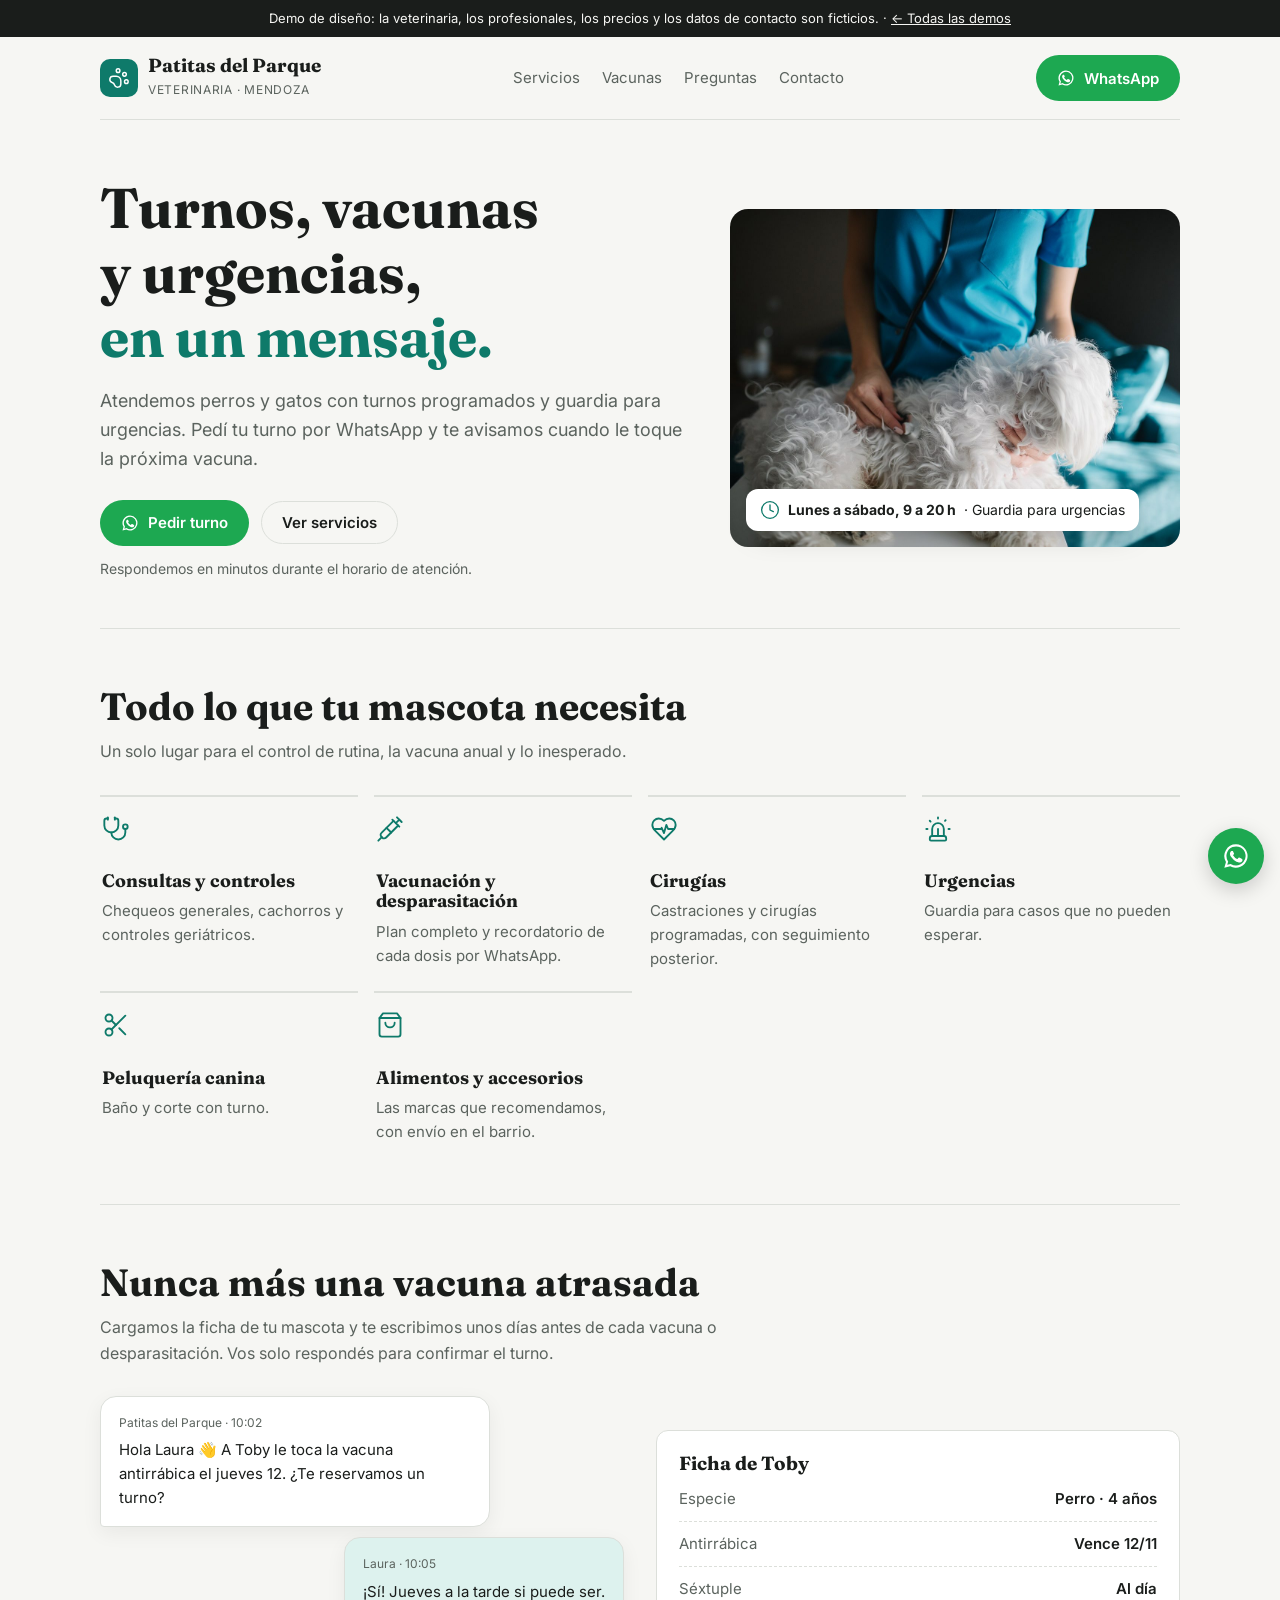
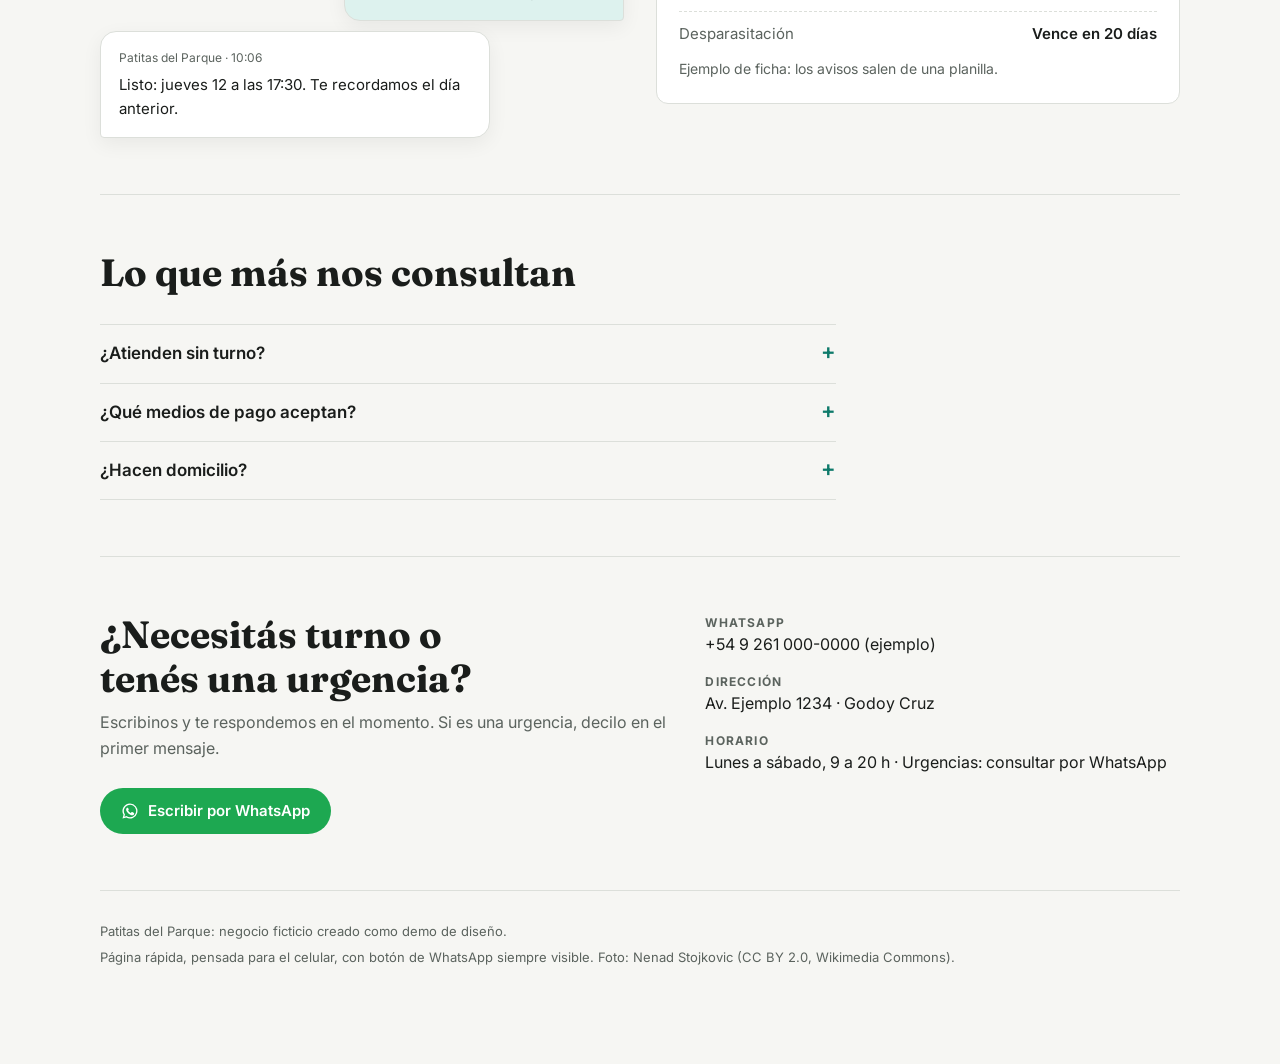
<file: veterinaria/index.html>
<!doctype html>
<html lang="es">
<meta charset="utf-8">
<meta name="viewport" content="width=device-width, initial-scale=1">
<title>Veterinaria Patitas del Parque</title>
<meta name="description" content="Veterinaria en Mendoza: consultas, vacunas, cirugías y urgencias. Pedí turno por WhatsApp.">
<link rel="preconnect" href="https://fonts.googleapis.com">
<link rel="preconnect" href="https://fonts.gstatic.com" crossorigin>
<link rel="stylesheet" href="https://fonts.googleapis.com/css2?family=Fraunces:wght@600;700&family=Inter:wght@400;500;600;700&display=swap">
<link rel="stylesheet" href="../rubros.css">
<link rel="stylesheet" href="../ajustes.css">
<style>
:root { --display: "Fraunces", Georgia, serif; --accent: #0E7A6A; --accent-soft: #DDF2EE; --accent-ink: #FFFFFF; }
@media (prefers-color-scheme: dark) { :root:not([data-theme="light"]) { --accent: #4CC9B4; --accent-soft: #173430; --accent-ink: #0B1F1C; } }
:root[data-theme="dark"] { --accent: #4CC9B4; --accent-soft: #173430; --accent-ink: #0B1F1C; }
</style>

<div class="demo-bar">Demo de diseño: la veterinaria, los profesionales, los precios y los datos de contacto son ficticios. · <a href="../">← Todas las demos</a></div>

<div class="wrap">
  <header class="top">
    <a class="brand" href="#inicio"><span class="logo"><svg aria-hidden="true"
  
  xmlns="http://www.w3.org/2000/svg"
  
  
  viewBox="0 0 24 24"
  fill="none"
  stroke="currentColor"
  stroke-width="1.6"
  stroke-linecap="round"
  stroke-linejoin="round"
>
  <circle cx="11" cy="4" r="2" />
  <circle cx="18" cy="8" r="2" />
  <circle cx="20" cy="16" r="2" />
  <path d="M9 10a5 5 0 0 1 5 5v3.5a3.5 3.5 0 0 1-6.84 1.045Q6.52 17.48 4.46 16.84A3.5 3.5 0 0 1 5.5 10Z" />
</svg></span><span><b>Patitas del Parque</b><small>Veterinaria · Mendoza</small></span></a>
    <nav class="links" aria-label="Secciones"><a href="#servicios">Servicios</a><a href="#vacunas">Vacunas</a><a href="#preguntas">Preguntas</a><a href="#contacto">Contacto</a></nav>
    <a class="btn btn-wa" href="#contacto" aria-label="Escribir por WhatsApp"><svg viewBox="0 0 24 24" fill="currentColor" aria-hidden="true"><path d="M12 2a10 10 0 0 0-8.6 15.1L2 22l5-1.3A10 10 0 1 0 12 2Zm0 18.2a8.2 8.2 0 0 1-4.2-1.2l-.3-.2-3 .8.8-2.9-.2-.3A8.2 8.2 0 1 1 12 20.2Zm4.5-6.1c-.2-.1-1.5-.7-1.7-.8-.2-.1-.4-.1-.6.1l-.8 1c-.1.2-.3.2-.5.1a6.7 6.7 0 0 1-3.3-2.9c-.3-.4.2-.4.7-1.3.1-.2 0-.3 0-.4l-.8-1.8c-.2-.5-.4-.4-.6-.4h-.5a1 1 0 0 0-.7.3 3 3 0 0 0-.9 2.2 5.2 5.2 0 0 0 1.1 2.7 11.8 11.8 0 0 0 4.5 4c1.7.7 2.3.8 3.2.6a2.7 2.7 0 0 0 1.8-1.3 2.2 2.2 0 0 0 .1-1.3c0-.1-.2-.2-.4-.3Z"/></svg><span>WhatsApp</span></a>
  </header>

  <main id="inicio">
    <section class="hero">
      <div>
        <h1>Turnos, vacunas y urgencias, <em>en un mensaje.</em></h1>
        <p class="lede">Atendemos perros y gatos con turnos programados y guardia para urgencias. Pedí tu turno por WhatsApp y te avisamos cuando le toque la próxima vacuna.</p>
        <div class="ctas"><a class="btn btn-wa" href="#contacto"><svg viewBox="0 0 24 24" fill="currentColor" aria-hidden="true"><path d="M12 2a10 10 0 0 0-8.6 15.1L2 22l5-1.3A10 10 0 1 0 12 2Zm0 18.2a8.2 8.2 0 0 1-4.2-1.2l-.3-.2-3 .8.8-2.9-.2-.3A8.2 8.2 0 1 1 12 20.2Zm4.5-6.1c-.2-.1-1.5-.7-1.7-.8-.2-.1-.4-.1-.6.1l-.8 1c-.1.2-.3.2-.5.1a6.7 6.7 0 0 1-3.3-2.9c-.3-.4.2-.4.7-1.3.1-.2 0-.3 0-.4l-.8-1.8c-.2-.5-.4-.4-.6-.4h-.5a1 1 0 0 0-.7.3 3 3 0 0 0-.9 2.2 5.2 5.2 0 0 0 1.1 2.7 11.8 11.8 0 0 0 4.5 4c1.7.7 2.3.8 3.2.6a2.7 2.7 0 0 0 1.8-1.3 2.2 2.2 0 0 0 .1-1.3c0-.1-.2-.2-.4-.3Z"/></svg>Pedir turno</a><a class="btn btn-ghost" href="#servicios">Ver servicios</a></div>
        <p class="note">Respondemos en minutos durante el horario de atención.</p>
      </div>
      <figure class="foto-hero"><img src="foto.jpg" alt="Veterinaria revisando a un perro maltés con el estetoscopio" width="1200" height="900"><figcaption><span><svg aria-hidden="true"
  
  xmlns="http://www.w3.org/2000/svg"
  
  
  viewBox="0 0 24 24"
  fill="none"
  stroke="currentColor"
  stroke-width="1.6"
  stroke-linecap="round"
  stroke-linejoin="round"
>
  <circle cx="12" cy="12" r="10" />
  <polyline points="12 6 12 12 16 14" />
</svg></span><b>Lunes a sábado, 9 a 20 h</b> · Guardia para urgencias</figcaption></figure>
    </section>
    <section class="block" id="servicios">
      <div class="head"><h2>Todo lo que tu mascota necesita</h2><p>Un solo lugar para el control de rutina, la vacuna anual y lo inesperado.</p></div>
      <div class="grid"><article class="item"><span class="ic"><svg aria-hidden="true"
  
  xmlns="http://www.w3.org/2000/svg"
  
  
  viewBox="0 0 24 24"
  fill="none"
  stroke="currentColor"
  stroke-width="1.6"
  stroke-linecap="round"
  stroke-linejoin="round"
>
  <path d="M11 2v2" />
  <path d="M5 2v2" />
  <path d="M5 3H4a2 2 0 0 0-2 2v4a6 6 0 0 0 12 0V5a2 2 0 0 0-2-2h-1" />
  <path d="M8 15a6 6 0 0 0 12 0v-3" />
  <circle cx="20" cy="10" r="2" />
</svg></span><h3>Consultas y controles</h3><p>Chequeos generales, cachorros y controles geriátricos.</p></article><article class="item"><span class="ic"><svg aria-hidden="true"
  
  xmlns="http://www.w3.org/2000/svg"
  
  
  viewBox="0 0 24 24"
  fill="none"
  stroke="currentColor"
  stroke-width="1.6"
  stroke-linecap="round"
  stroke-linejoin="round"
>
  <path d="m18 2 4 4" />
  <path d="m17 7 3-3" />
  <path d="M19 9 8.7 19.3c-1 1-2.5 1-3.4 0l-.6-.6c-1-1-1-2.5 0-3.4L15 5" />
  <path d="m9 11 4 4" />
  <path d="m5 19-3 3" />
  <path d="m14 4 6 6" />
</svg></span><h3>Vacunación y desparasitación</h3><p>Plan completo y recordatorio de cada dosis por WhatsApp.</p></article><article class="item"><span class="ic"><svg aria-hidden="true"
  
  xmlns="http://www.w3.org/2000/svg"
  
  
  viewBox="0 0 24 24"
  fill="none"
  stroke="currentColor"
  stroke-width="1.6"
  stroke-linecap="round"
  stroke-linejoin="round"
>
  <path d="M19 14c1.49-1.46 3-3.21 3-5.5A5.5 5.5 0 0 0 16.5 3c-1.76 0-3 .5-4.5 2-1.5-1.5-2.74-2-4.5-2A5.5 5.5 0 0 0 2 8.5c0 2.3 1.5 4.05 3 5.5l7 7Z" />
  <path d="M3.22 12H9.5l.5-1 2 4.5 2-7 1.5 3.5h5.27" />
</svg></span><h3>Cirugías</h3><p>Castraciones y cirugías programadas, con seguimiento posterior.</p></article><article class="item"><span class="ic"><svg aria-hidden="true"
  
  xmlns="http://www.w3.org/2000/svg"
  
  
  viewBox="0 0 24 24"
  fill="none"
  stroke="currentColor"
  stroke-width="1.6"
  stroke-linecap="round"
  stroke-linejoin="round"
>
  <path d="M7 18v-6a5 5 0 1 1 10 0v6" />
  <path d="M5 21a1 1 0 0 0 1 1h12a1 1 0 0 0 1-1v-1a2 2 0 0 0-2-2H7a2 2 0 0 0-2 2z" />
  <path d="M21 12h1" />
  <path d="M18.5 4.5 18 5" />
  <path d="M2 12h1" />
  <path d="M12 2v1" />
  <path d="m4.929 4.929.707.707" />
  <path d="M12 12v6" />
</svg></span><h3>Urgencias</h3><p>Guardia para casos que no pueden esperar.</p></article><article class="item"><span class="ic"><svg aria-hidden="true"
  
  xmlns="http://www.w3.org/2000/svg"
  
  
  viewBox="0 0 24 24"
  fill="none"
  stroke="currentColor"
  stroke-width="1.6"
  stroke-linecap="round"
  stroke-linejoin="round"
>
  <circle cx="6" cy="6" r="3" />
  <path d="M8.12 8.12 12 12" />
  <path d="M20 4 8.12 15.88" />
  <circle cx="6" cy="18" r="3" />
  <path d="M14.8 14.8 20 20" />
</svg></span><h3>Peluquería canina</h3><p>Baño y corte con turno.</p></article><article class="item"><span class="ic"><svg aria-hidden="true"
  
  xmlns="http://www.w3.org/2000/svg"
  
  
  viewBox="0 0 24 24"
  fill="none"
  stroke="currentColor"
  stroke-width="1.6"
  stroke-linecap="round"
  stroke-linejoin="round"
>
  <path d="M6 2 3 6v14a2 2 0 0 0 2 2h14a2 2 0 0 0 2-2V6l-3-4Z" />
  <path d="M3 6h18" />
  <path d="M16 10a4 4 0 0 1-8 0" />
</svg></span><h3>Alimentos y accesorios</h3><p>Las marcas que recomendamos, con envío en el barrio.</p></article></div>
    </section>
    <section class="block" id="vacunas">
      <div class="head"><h2>Nunca más una vacuna atrasada</h2><p>Cargamos la ficha de tu mascota y te escribimos unos días antes de cada vacuna o desparasitación. Vos solo respondés para confirmar el turno.</p></div>
      <div class="split"><div class="chat"><div class="bubble"><small>Patitas del Parque · 10:02</small>Hola Laura 👋 A Toby le toca la vacuna antirrábica el jueves 12. ¿Te reservamos un turno?</div><div class="bubble me"><small>Laura · 10:05</small>¡Sí! Jueves a la tarde si puede ser.</div><div class="bubble"><small>Patitas del Parque · 10:06</small>Listo: jueves 12 a las 17:30. Te recordamos el día anterior.</div></div><aside class="card"><h3>Ficha de Toby</h3><dl class="rows"><div><dt>Especie</dt><dd>Perro · 4 años</dd></div><div><dt>Antirrábica</dt><dd>Vence 12/11</dd></div><div><dt>Séxtuple</dt><dd>Al día</dd></div><div><dt>Desparasitación</dt><dd>Vence en 20 días</dd></div></dl><p class="note">Ejemplo de ficha: los avisos salen de una planilla.</p></aside></div>
    </section>
    <section class="block" id="preguntas">
      <div class="head"><h2>Lo que más nos consultan</h2></div>
      <div class="faq"><details><summary>¿Atienden sin turno?</summary><p>Las urgencias sí. Para consultas de rutina pedí turno por WhatsApp así no esperás.</p></details><details><summary>¿Qué medios de pago aceptan?</summary><p>Efectivo, transferencia y tarjetas. También podés pagar por Mercado Pago.</p></details><details><summary>¿Hacen domicilio?</summary><p>Para vacunas y controles simples, sí. Consultanos por la zona.</p></details></div>
    </section>

    <section class="block" id="contacto">
      <div class="contact">
        <div>
          <h2>¿Necesitás turno o tenés una urgencia?</h2>
          <p class="lede">Escribinos y te respondemos en el momento. Si es una urgencia, decilo en el primer mensaje.</p>
          <div class="ctas"><a class="btn btn-wa" href="#contacto"><svg viewBox="0 0 24 24" fill="currentColor" aria-hidden="true"><path d="M12 2a10 10 0 0 0-8.6 15.1L2 22l5-1.3A10 10 0 1 0 12 2Zm0 18.2a8.2 8.2 0 0 1-4.2-1.2l-.3-.2-3 .8.8-2.9-.2-.3A8.2 8.2 0 1 1 12 20.2Zm4.5-6.1c-.2-.1-1.5-.7-1.7-.8-.2-.1-.4-.1-.6.1l-.8 1c-.1.2-.3.2-.5.1a6.7 6.7 0 0 1-3.3-2.9c-.3-.4.2-.4.7-1.3.1-.2 0-.3 0-.4l-.8-1.8c-.2-.5-.4-.4-.6-.4h-.5a1 1 0 0 0-.7.3 3 3 0 0 0-.9 2.2 5.2 5.2 0 0 0 1.1 2.7 11.8 11.8 0 0 0 4.5 4c1.7.7 2.3.8 3.2.6a2.7 2.7 0 0 0 1.8-1.3 2.2 2.2 0 0 0 .1-1.3c0-.1-.2-.2-.4-.3Z"/></svg>Escribir por WhatsApp</a></div>
        </div>
        <dl class="facts">
          <div><dt>WhatsApp</dt><dd>+54 9 261 000-0000 (ejemplo)</dd></div>
          <div><dt>Dirección</dt><dd>Av. Ejemplo 1234 · Godoy Cruz</dd></div>
          <div><dt>Horario</dt><dd>Lunes a sábado, 9 a 20 h · Urgencias: consultar por WhatsApp</dd></div>
        </dl>
      </div>
    </section>
  </main>

  <footer>
    <p>Patitas del Parque: negocio ficticio creado como demo de diseño.</p>
    <p>Página rápida, pensada para el celular, con botón de WhatsApp siempre visible. Foto: Nenad Stojkovic (CC BY 2.0, Wikimedia Commons).</p>
  </footer>
</div>

<a class="float-wa" href="#contacto" aria-label="Escribir por WhatsApp"><svg viewBox="0 0 24 24" fill="currentColor" aria-hidden="true"><path d="M12 2a10 10 0 0 0-8.6 15.1L2 22l5-1.3A10 10 0 1 0 12 2Zm0 18.2a8.2 8.2 0 0 1-4.2-1.2l-.3-.2-3 .8.8-2.9-.2-.3A8.2 8.2 0 1 1 12 20.2Zm4.5-6.1c-.2-.1-1.5-.7-1.7-.8-.2-.1-.4-.1-.6.1l-.8 1c-.1.2-.3.2-.5.1a6.7 6.7 0 0 1-3.3-2.9c-.3-.4.2-.4.7-1.3.1-.2 0-.3 0-.4l-.8-1.8c-.2-.5-.4-.4-.6-.4h-.5a1 1 0 0 0-.7.3 3 3 0 0 0-.9 2.2 5.2 5.2 0 0 0 1.1 2.7 11.8 11.8 0 0 0 4.5 4c1.7.7 2.3.8 3.2.6a2.7 2.7 0 0 0 1.8-1.3 2.2 2.2 0 0 0 .1-1.3c0-.1-.2-.2-.4-.3Z"/></svg></a>
</html>
</file>
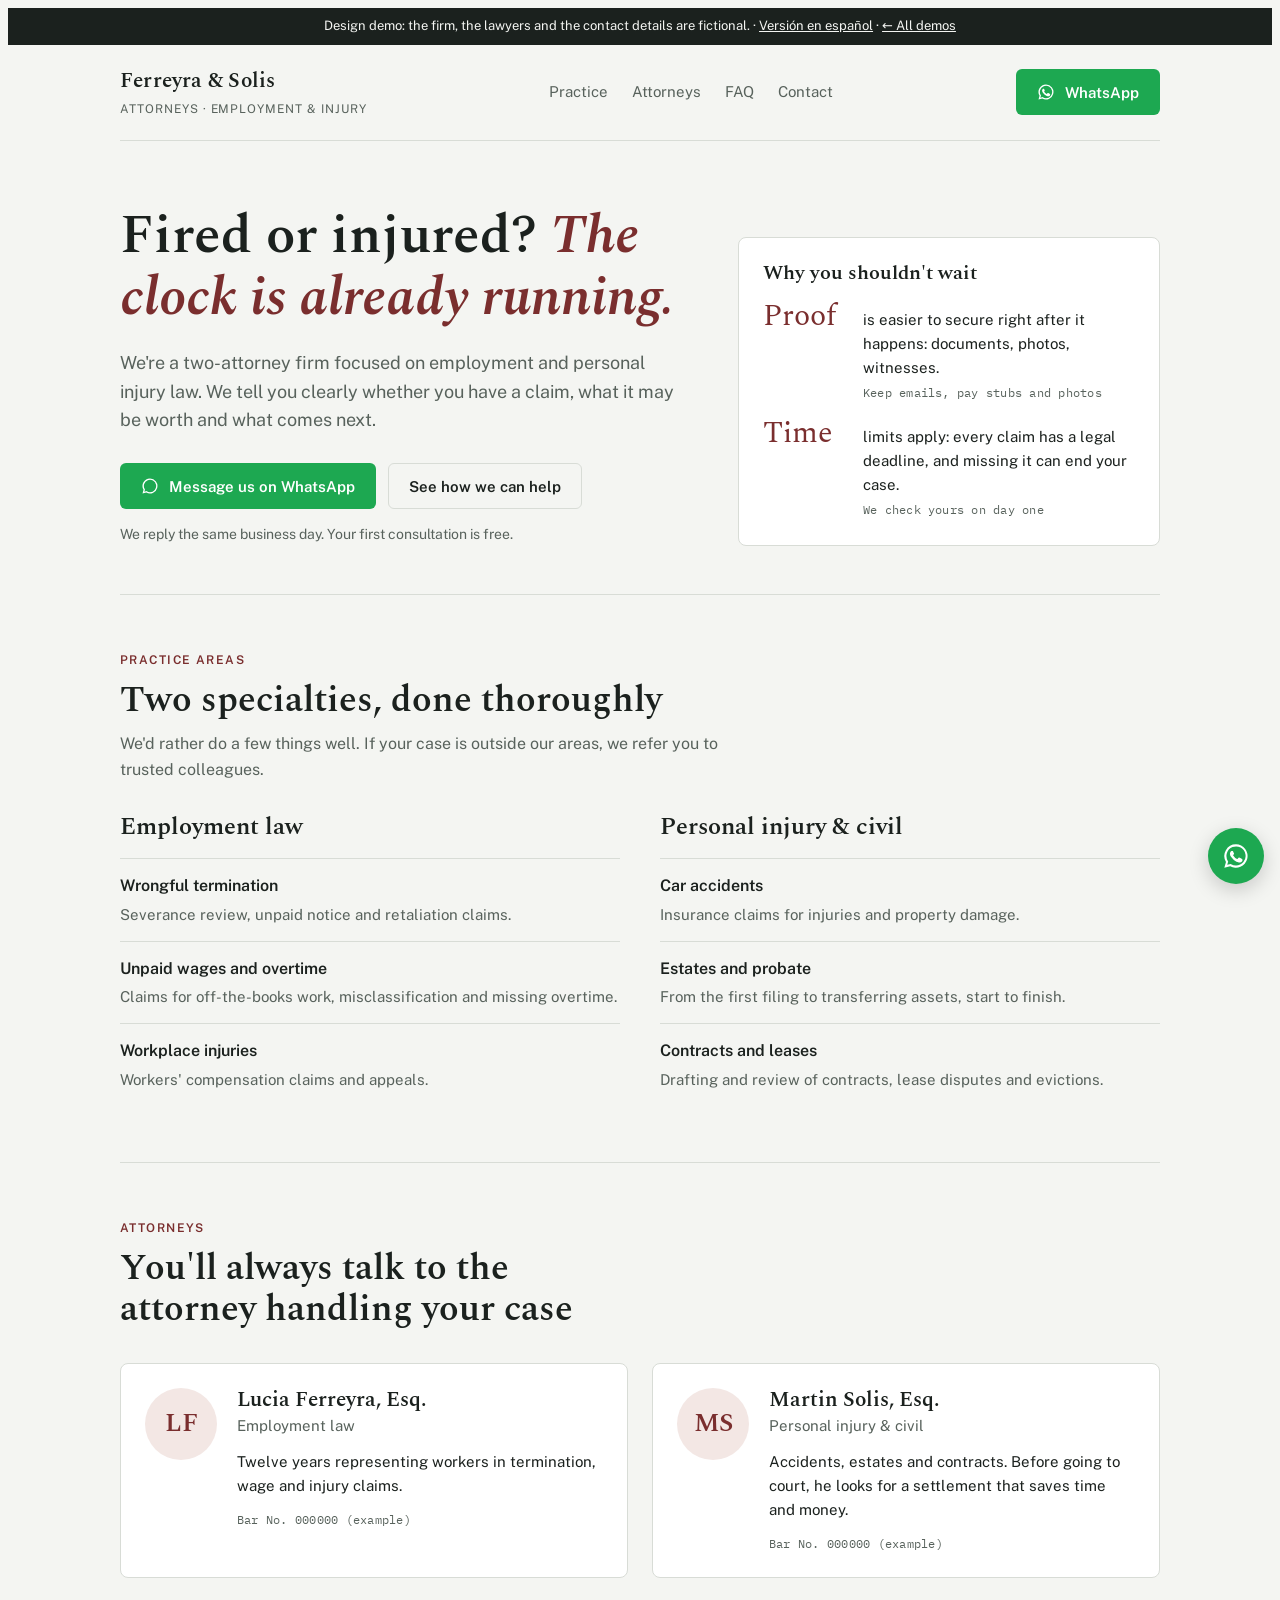
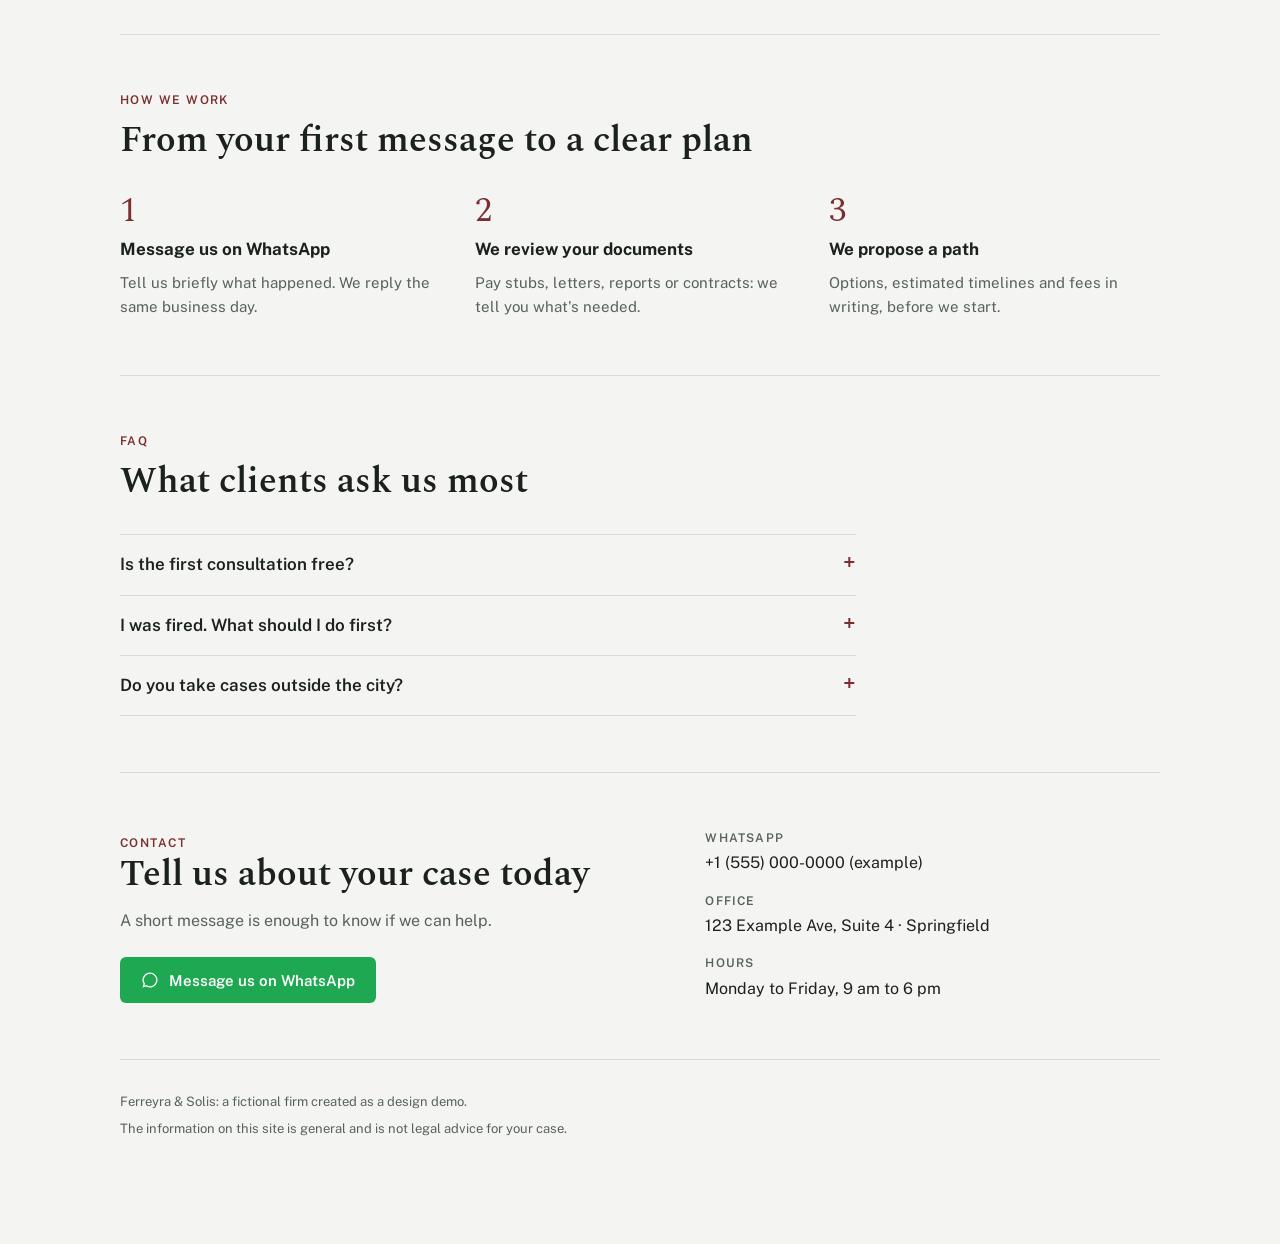
<file: abogados/en.html>
<!doctype html>
<html lang="en">
<meta charset="utf-8">
<meta name="viewport" content="width=device-width, initial-scale=1">
<title>Ferreyra &amp; Solis Law</title>
<meta name="description" content="Employment and personal injury lawyers. Wrongful termination, accidents, estates and contracts. Message us on WhatsApp.">
<link rel="preconnect" href="https://fonts.googleapis.com">
<link rel="preconnect" href="https://fonts.gstatic.com" crossorigin>
<link rel="stylesheet" href="https://fonts.googleapis.com/css2?family=Spectral:wght@500;600&family=Public+Sans:wght@400;500;600&family=IBM+Plex+Mono:wght@500&display=swap">
<style>
:root {
  --ground: #F4F5F2;
  --surface: #FFFFFF;
  --ink: #1B211E;
  --muted: #58625C;
  --line: #D8DCD6;
  --accent: #7A2E2E;
  --accent-ink: #FFFFFF;
  --accent-soft: #F3E7E4;
  --wa: #1DA851;
  --wa-ink: #FFFFFF;
  --display: "Spectral", Georgia, "Times New Roman", serif;
  --body: "Public Sans", system-ui, -apple-system, "Segoe UI", sans-serif;
  --mono: "IBM Plex Mono", ui-monospace, "SFMono-Regular", Menlo, monospace;
}
@media (prefers-color-scheme: dark) {
  :root:not([data-theme="light"]) {
    color-scheme: dark;
    --ground: #141816;
    --surface: #1C211F;
    --ink: #E8EBE8;
    --muted: #A2ABA5;
    --line: #2F3633;
    --accent: #D98C84;
    --accent-ink: #1B1110;
    --accent-soft: #2B1F1E;
    --wa: #2BC466;
    --wa-ink: #0B1A10;
  }
}
:root[data-theme="dark"] {
  color-scheme: dark;
  --ground: #141816;
  --surface: #1C211F;
  --ink: #E8EBE8;
  --muted: #A2ABA5;
  --line: #2F3633;
  --accent: #D98C84;
  --accent-ink: #1B1110;
  --accent-soft: #2B1F1E;
  --wa: #2BC466;
  --wa-ink: #0B1A10;
}

* { box-sizing: border-box; }
body {
  background: var(--ground);
  color: var(--ink);
  font: 400 16px/1.6 var(--body);
  padding-inline: 16px;
}
.wrap { max-width: 1040px; margin-inline: auto; }
h1, h2, h3 { font-family: var(--display); font-weight: 600; line-height: 1.15; text-wrap: balance; margin: 0; }
p { margin: 0; }
a { color: inherit; }
a:focus-visible, button:focus-visible, summary:focus-visible { outline: 2px solid var(--accent); outline-offset: 3px; border-radius: 4px; }

.demo-bar {
  margin-inline: -16px;
  padding: 8px 16px;
  background: var(--ink);
  color: var(--ground);
  font-size: 13px;
  text-align: center;
}

header.top {
  display: flex; align-items: center; justify-content: space-between; gap: 16px;
  padding-block: 20px;
  border-bottom: 1px solid var(--line);
}
.brand { display: flex; flex-direction: column; gap: 2px; text-decoration: none; }
.brand b { font-family: var(--display); font-size: 21px; font-weight: 600; letter-spacing: .01em; }
.brand span { font-size: 12px; color: var(--muted); letter-spacing: .08em; text-transform: uppercase; }
nav.links { display: flex; gap: 24px; font-size: 15px; }
nav.links a { text-decoration: none; color: var(--muted); }
nav.links a:hover { color: var(--ink); }

.btn {
  display: inline-flex; align-items: center; gap: 10px;
  padding: 13px 20px; border-radius: 6px;
  font: 600 15px/1 var(--body); text-decoration: none;
  border: 1px solid transparent; cursor: pointer;
}
.btn-wa { background: var(--wa); color: var(--wa-ink); }
.btn-wa:hover { filter: brightness(1.06); }
.btn-ghost { border-color: var(--line); color: var(--ink); background: transparent; }
.btn-ghost:hover { border-color: var(--ink); }
.btn svg { width: 18px; height: 18px; flex: none; }

.hero {
  display: grid; grid-template-columns: 1.35fr 1fr; gap: 48px; align-items: end;
  padding-block: 64px 48px;
}
.hero h1 { font-size: clamp(34px, 5.2vw, 54px); }
.hero h1 em { font-style: italic; color: var(--accent); }
.hero .lede { margin-top: 20px; font-size: 18px; color: var(--muted); max-width: 34em; }
.hero .ctas { margin-top: 28px; display: flex; flex-wrap: wrap; gap: 12px; }
.hero .reply { margin-top: 14px; font-size: 14px; color: var(--muted); }

.deadline {
  background: var(--surface);
  border: 1px solid var(--line);
  border-radius: 8px;
  padding: 24px;
  display: grid; gap: 16px;
}
.deadline h2 { font-size: 20px; }
.deadline dl { margin: 0; display: grid; gap: 14px; }
.deadline .row { display: grid; grid-template-columns: 5.5em 1fr; gap: 12px; align-items: baseline; }
.deadline dt { font-family: var(--display); font-size: 30px; line-height: 1; color: var(--accent); font-variant-numeric: tabular-nums; }
.deadline dd { margin: 0; font-size: 15px; }
.cite { font-family: var(--mono); font-size: 12px; color: var(--muted); letter-spacing: .02em; }

section.block { padding-block: 56px; border-top: 1px solid var(--line); }
.eyebrow { font-size: 12px; font-weight: 600; letter-spacing: .12em; text-transform: uppercase; color: var(--accent); }
.block > .head { display: grid; gap: 10px; margin-bottom: 32px; max-width: 40em; }
.block > .head h2 { font-size: clamp(26px, 3.6vw, 36px); }
.block > .head p { color: var(--muted); }

.areas { display: grid; grid-template-columns: 1fr 1fr; gap: 40px; }
.area h3 { font-size: 24px; display: flex; align-items: baseline; gap: 12px; flex-wrap: wrap; }
.area ul { list-style: none; margin: 16px 0 0; padding: 0; display: grid; }
.area li { display: grid; gap: 4px; padding-block: 14px; border-top: 1px solid var(--line); }
.area li b { font-weight: 600; }
.area li span { color: var(--muted); font-size: 15px; }

.team { display: grid; grid-template-columns: 1fr 1fr; gap: 24px; }
.lawyer {
  display: grid; grid-template-columns: 72px 1fr; gap: 20px; align-items: start;
  padding: 24px; background: var(--surface); border: 1px solid var(--line); border-radius: 8px;
}
.mono {
  width: 72px; height: 72px; border-radius: 50%;
  display: grid; place-items: center;
  background: var(--accent-soft); color: var(--accent);
  font-family: var(--display); font-size: 26px; font-weight: 600;
}
.lawyer h3 { font-size: 21px; }
.lawyer .role { color: var(--muted); font-size: 15px; margin-top: 2px; }
.lawyer p.bio { margin-top: 12px; font-size: 15px; }
.lawyer .cite { margin-top: 12px; display: block; }

.steps { display: grid; grid-template-columns: repeat(3, 1fr); gap: 24px; list-style: none; margin: 0; padding: 0; counter-reset: s; }
.steps li { counter-increment: s; display: grid; gap: 8px; }
.steps li::before {
  content: counter(s);
  font-family: var(--display); font-size: 34px; line-height: 1; color: var(--accent);
}
.steps b { font-size: 17px; }
.steps span { color: var(--muted); font-size: 15px; }

.faq { display: grid; max-width: 46em; }
.faq details { border-top: 1px solid var(--line); padding-block: 16px; }
.faq details:last-child { border-bottom: 1px solid var(--line); }
.faq summary { cursor: pointer; font-weight: 600; font-size: 17px; list-style: none; display: flex; justify-content: space-between; gap: 16px; }
.faq summary::-webkit-details-marker { display: none; }
.faq summary::after { content: "+"; color: var(--accent); font-size: 22px; line-height: 1; }
.faq details[open] summary::after { content: "−"; }
.faq details p { margin-top: 10px; color: var(--muted); max-width: 40em; }

.contact {
  display: grid; grid-template-columns: 1.2fr 1fr; gap: 40px; align-items: start;
}
.contact h2 { font-size: clamp(26px, 3.6vw, 36px); }
.contact .lede { margin-top: 12px; color: var(--muted); }
.contact .ctas { margin-top: 24px; }
.facts { display: grid; gap: 16px; margin: 0; }
.facts div { display: grid; gap: 2px; }
.facts dt { font-size: 12px; font-weight: 600; letter-spacing: .1em; text-transform: uppercase; color: var(--muted); }
.facts dd { margin: 0; }

footer { padding-block: 32px 96px; border-top: 1px solid var(--line); font-size: 13px; color: var(--muted); display: grid; gap: 6px; }

.float-wa {
  position: fixed; right: 16px; bottom: calc(16px + env(safe-area-inset-bottom, 0px));
  width: 56px; height: 56px; border-radius: 50%;
  display: grid; place-items: center;
  background: var(--wa); color: var(--wa-ink);
  box-shadow: 0 6px 20px rgba(0,0,0,.18);
}
.float-wa svg { width: 28px; height: 28px; }

@media (max-width: 760px) {
  nav.links { display: none; }
  .hero, .areas, .team, .contact { grid-template-columns: 1fr; }
  .hero { padding-block: 40px 32px; gap: 32px; }
  .steps { grid-template-columns: 1fr; }
  section.block { padding-block: 44px; }
}
@media (max-width: 420px) {
  header.top .btn span { display: none; }
  .lawyer { grid-template-columns: 1fr; }
}
@media (prefers-reduced-motion: no-preference) {
  .btn, nav.links a { transition: filter .15s, border-color .15s, color .15s; }
}
</style>

<div class="demo-bar">Design demo: the firm, the lawyers and the contact details are fictional. · <a href="./" style="color:inherit">Versión en español</a> · <a href="../" style="color:inherit">← All demos</a></div>

<div class="wrap">
  <header class="top">
    <a class="brand" href="#inicio">
      <b>Ferreyra &amp; Solis</b>
      <span>Attorneys · Employment &amp; Injury</span>
    </a>
    <nav class="links" aria-label="Sections">
      <a href="#areas">Practice</a>
      <a href="#equipo">Attorneys</a>
      <a href="#preguntas">FAQ</a>
      <a href="#contacto">Contact</a>
    </nav>
    <a class="btn btn-wa" href="#contacto" data-event="whatsapp_click" aria-label="Message us on WhatsApp">
      <svg viewBox="0 0 24 24" fill="currentColor" aria-hidden="true"><path d="M12 2a10 10 0 0 0-8.6 15.1L2 22l5-1.3A10 10 0 1 0 12 2Zm0 18.2a8.2 8.2 0 0 1-4.2-1.2l-.3-.2-3 .8.8-2.9-.2-.3A8.2 8.2 0 1 1 12 20.2Zm4.5-6.1c-.2-.1-1.5-.7-1.7-.8-.2-.1-.4-.1-.6.1l-.8 1c-.1.2-.3.2-.5.1a6.7 6.7 0 0 1-3.3-2.9c-.3-.4.2-.4.7-1.3.1-.2 0-.3 0-.4l-.8-1.8c-.2-.5-.4-.4-.6-.4h-.5a1 1 0 0 0-.7.3 3 3 0 0 0-.9 2.2 5.2 5.2 0 0 0 1.1 2.7 11.8 11.8 0 0 0 4.5 4c1.7.7 2.3.8 3.2.6a2.7 2.7 0 0 0 1.8-1.3 2.2 2.2 0 0 0 .1-1.3c0-.1-.2-.2-.4-.3Z"/></svg>
      <span>WhatsApp</span>
    </a>
  </header>

  <main id="inicio">
    <section class="hero">
      <div>
        <h1>Fired or injured? <em>The clock is already running.</em></h1>
        <p class="lede">We're a two-attorney firm focused on employment and personal injury law. We tell you clearly whether you have a claim, what it may be worth and what comes next.</p>
        <div class="ctas">
          <a class="btn btn-wa" href="#contacto" data-event="whatsapp_click">
            <svg viewBox="0 0 24 24" fill="currentColor" aria-hidden="true"><path d="M12 2a10 10 0 0 0-8.6 15.1L2 22l5-1.3A10 10 0 1 0 12 2Zm0 18.2a8.2 8.2 0 0 1-4.2-1.2l-.3-.2-3 .8.8-2.9-.2-.3A8.2 8.2 0 1 1 12 20.2Z"/></svg>
            Message us on WhatsApp
          </a>
          <a class="btn btn-ghost" href="#areas">See how we can help</a>
        </div>
        <p class="reply">We reply the same business day. Your first consultation is free.</p>
      </div>

      <aside class="deadline" aria-labelledby="plazos-t">
        <h2 id="plazos-t">Why you shouldn't wait</h2>
        <dl>
          <div class="row">
            <dt>Proof</dt>
            <dd>is easier to secure right after it happens: documents, photos, witnesses.<br><span class="cite">Keep emails, pay stubs and photos</span></dd>
          </div>
          <div class="row">
            <dt>Time</dt>
            <dd>limits apply: every claim has a legal deadline, and missing it can end your case.<br><span class="cite">We check yours on day one</span></dd>
          </div>
        </dl>
      </aside>
    </section>

    <section class="block" id="areas">
      <div class="head">
        <span class="eyebrow">Practice areas</span>
        <h2>Two specialties, done thoroughly</h2>
        <p>We'd rather do a few things well. If your case is outside our areas, we refer you to trusted colleagues.</p>
      </div>
      <div class="areas">
        <div class="area">
          <h3>Employment law</h3>
          <ul>
            <li><b>Wrongful termination</b><span>Severance review, unpaid notice and retaliation claims.</span></li>
            <li><b>Unpaid wages and overtime</b><span>Claims for off-the-books work, misclassification and missing overtime.</span></li>
            <li><b>Workplace injuries</b><span>Workers' compensation claims and appeals.</span></li>
          </ul>
        </div>
        <div class="area">
          <h3>Personal injury &amp; civil</h3>
          <ul>
            <li><b>Car accidents</b><span>Insurance claims for injuries and property damage.</span></li>
            <li><b>Estates and probate</b><span>From the first filing to transferring assets, start to finish.</span></li>
            <li><b>Contracts and leases</b><span>Drafting and review of contracts, lease disputes and evictions.</span></li>
          </ul>
        </div>
      </div>
    </section>

    <section class="block" id="equipo">
      <div class="head">
        <span class="eyebrow">Attorneys</span>
        <h2>You'll always talk to the attorney handling your case</h2>
      </div>
      <div class="team">
        <article class="lawyer">
          <div class="mono" aria-hidden="true">LF</div>
          <div>
            <h3>Lucia Ferreyra, Esq.</h3>
            <p class="role">Employment law</p>
            <p class="bio">Twelve years representing workers in termination, wage and injury claims.</p>
            <span class="cite">Bar No. 000000 (example)</span>
          </div>
        </article>
        <article class="lawyer">
          <div class="mono" aria-hidden="true">MS</div>
          <div>
            <h3>Martin Solis, Esq.</h3>
            <p class="role">Personal injury &amp; civil</p>
            <p class="bio">Accidents, estates and contracts. Before going to court, he looks for a settlement that saves time and money.</p>
            <span class="cite">Bar No. 000000 (example)</span>
          </div>
        </article>
      </div>
    </section>

    <section class="block">
      <div class="head">
        <span class="eyebrow">How we work</span>
        <h2>From your first message to a clear plan</h2>
      </div>
      <ol class="steps">
        <li><b>Message us on WhatsApp</b><span>Tell us briefly what happened. We reply the same business day.</span></li>
        <li><b>We review your documents</b><span>Pay stubs, letters, reports or contracts: we tell you what's needed.</span></li>
        <li><b>We propose a path</b><span>Options, estimated timelines and fees in writing, before we start.</span></li>
      </ol>
    </section>

    <section class="block" id="preguntas">
      <div class="head">
        <span class="eyebrow">FAQ</span>
        <h2>What clients ask us most</h2>
      </div>
      <div class="faq">
        <details>
          <summary>Is the first consultation free?</summary>
          <p>Yes. The first consultation over WhatsApp is free. If we need a meeting to review documents, we'll tell you the fee beforehand.</p>
        </details>
        <details>
          <summary>I was fired. What should I do first?</summary>
          <p>Don't sign anything you don't understand, and keep pay stubs, letters and messages. Contact us and we'll tell you how to respond.</p>
        </details>
        <details>
          <summary>Do you take cases outside the city?</summary>
          <p>We do video consultations statewide. For cases in other states we work with partner firms.</p>
        </details>
      </div>
    </section>

    <section class="block" id="contacto">
      <div class="contact">
        <div>
          <span class="eyebrow">Contact</span>
          <h2>Tell us about your case today</h2>
          <p class="lede">A short message is enough to know if we can help.</p>
          <div class="ctas">
            <a class="btn btn-wa" href="#contacto" data-event="whatsapp_click">
              <svg viewBox="0 0 24 24" fill="currentColor" aria-hidden="true"><path d="M12 2a10 10 0 0 0-8.6 15.1L2 22l5-1.3A10 10 0 1 0 12 2Zm0 18.2a8.2 8.2 0 0 1-4.2-1.2l-.3-.2-3 .8.8-2.9-.2-.3A8.2 8.2 0 1 1 12 20.2Z"/></svg>
              Message us on WhatsApp
            </a>
          </div>
        </div>
        <dl class="facts">
          <div><dt>WhatsApp</dt><dd>+1 (555) 000-0000 (example)</dd></div>
          <div><dt>Office</dt><dd>123 Example Ave, Suite 4 · Springfield</dd></div>
          <div><dt>Hours</dt><dd>Monday to Friday, 9 am to 6 pm</dd></div>
        </dl>
      </div>
    </section>
  </main>

  <footer>
    <p>Ferreyra &amp; Solis: a fictional firm created as a design demo.</p>
    <p>The information on this site is general and is not legal advice for your case.</p>
  </footer>
</div>

<a class="float-wa" href="#contacto" data-event="whatsapp_click" aria-label="Message us on WhatsApp">
  <svg viewBox="0 0 24 24" fill="currentColor" aria-hidden="true"><path d="M12 2a10 10 0 0 0-8.6 15.1L2 22l5-1.3A10 10 0 1 0 12 2Zm0 18.2a8.2 8.2 0 0 1-4.2-1.2l-.3-.2-3 .8.8-2.9-.2-.3A8.2 8.2 0 1 1 12 20.2Zm4.5-6.1c-.2-.1-1.5-.7-1.7-.8-.2-.1-.4-.1-.6.1l-.8 1c-.1.2-.3.2-.5.1a6.7 6.7 0 0 1-3.3-2.9c-.3-.4.2-.4.7-1.3.1-.2 0-.3 0-.4l-.8-1.8c-.2-.5-.4-.4-.6-.4h-.5a1 1 0 0 0-.7.3 3 3 0 0 0-.9 2.2 5.2 5.2 0 0 0 1.1 2.7 11.8 11.8 0 0 0 4.5 4c1.7.7 2.3.8 3.2.6a2.7 2.7 0 0 0 1.8-1.3 2.2 2.2 0 0 0 .1-1.3c0-.1-.2-.2-.4-.3Z"/></svg>
</a>
</html>
</file>
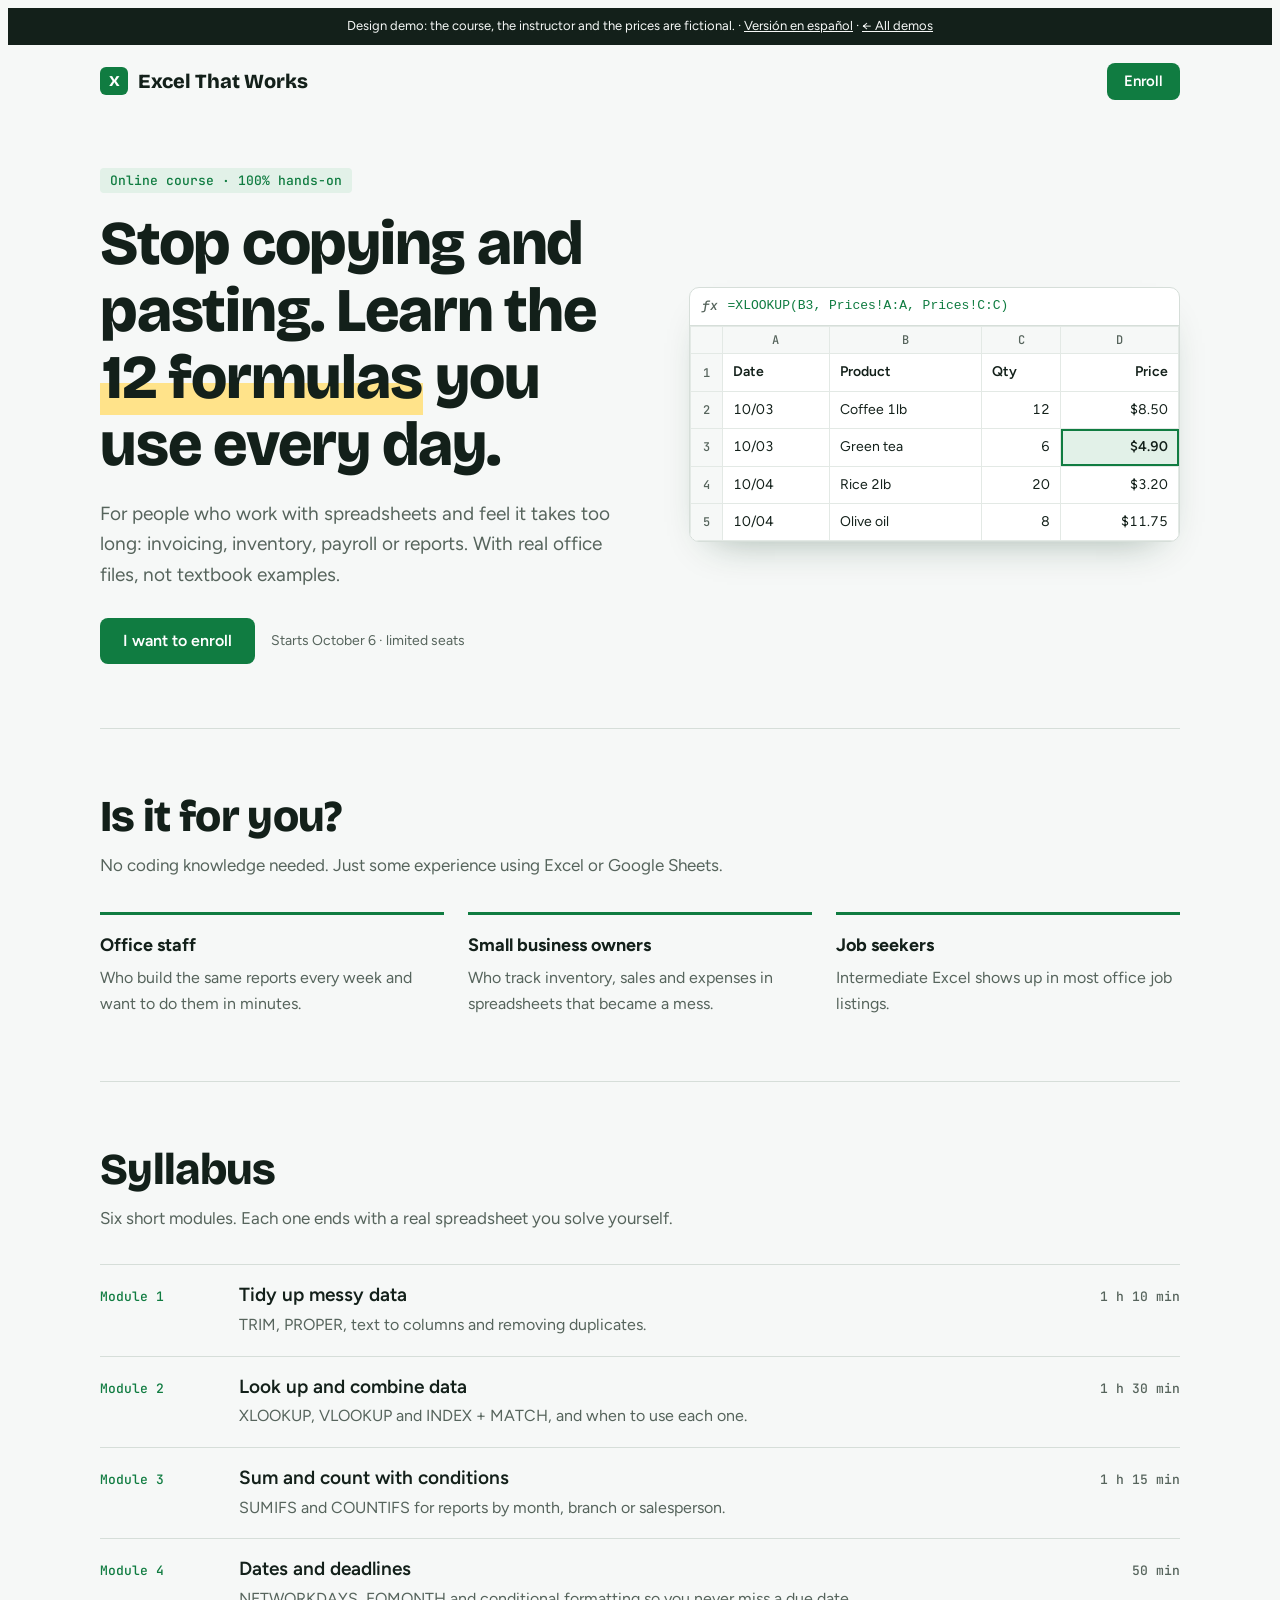
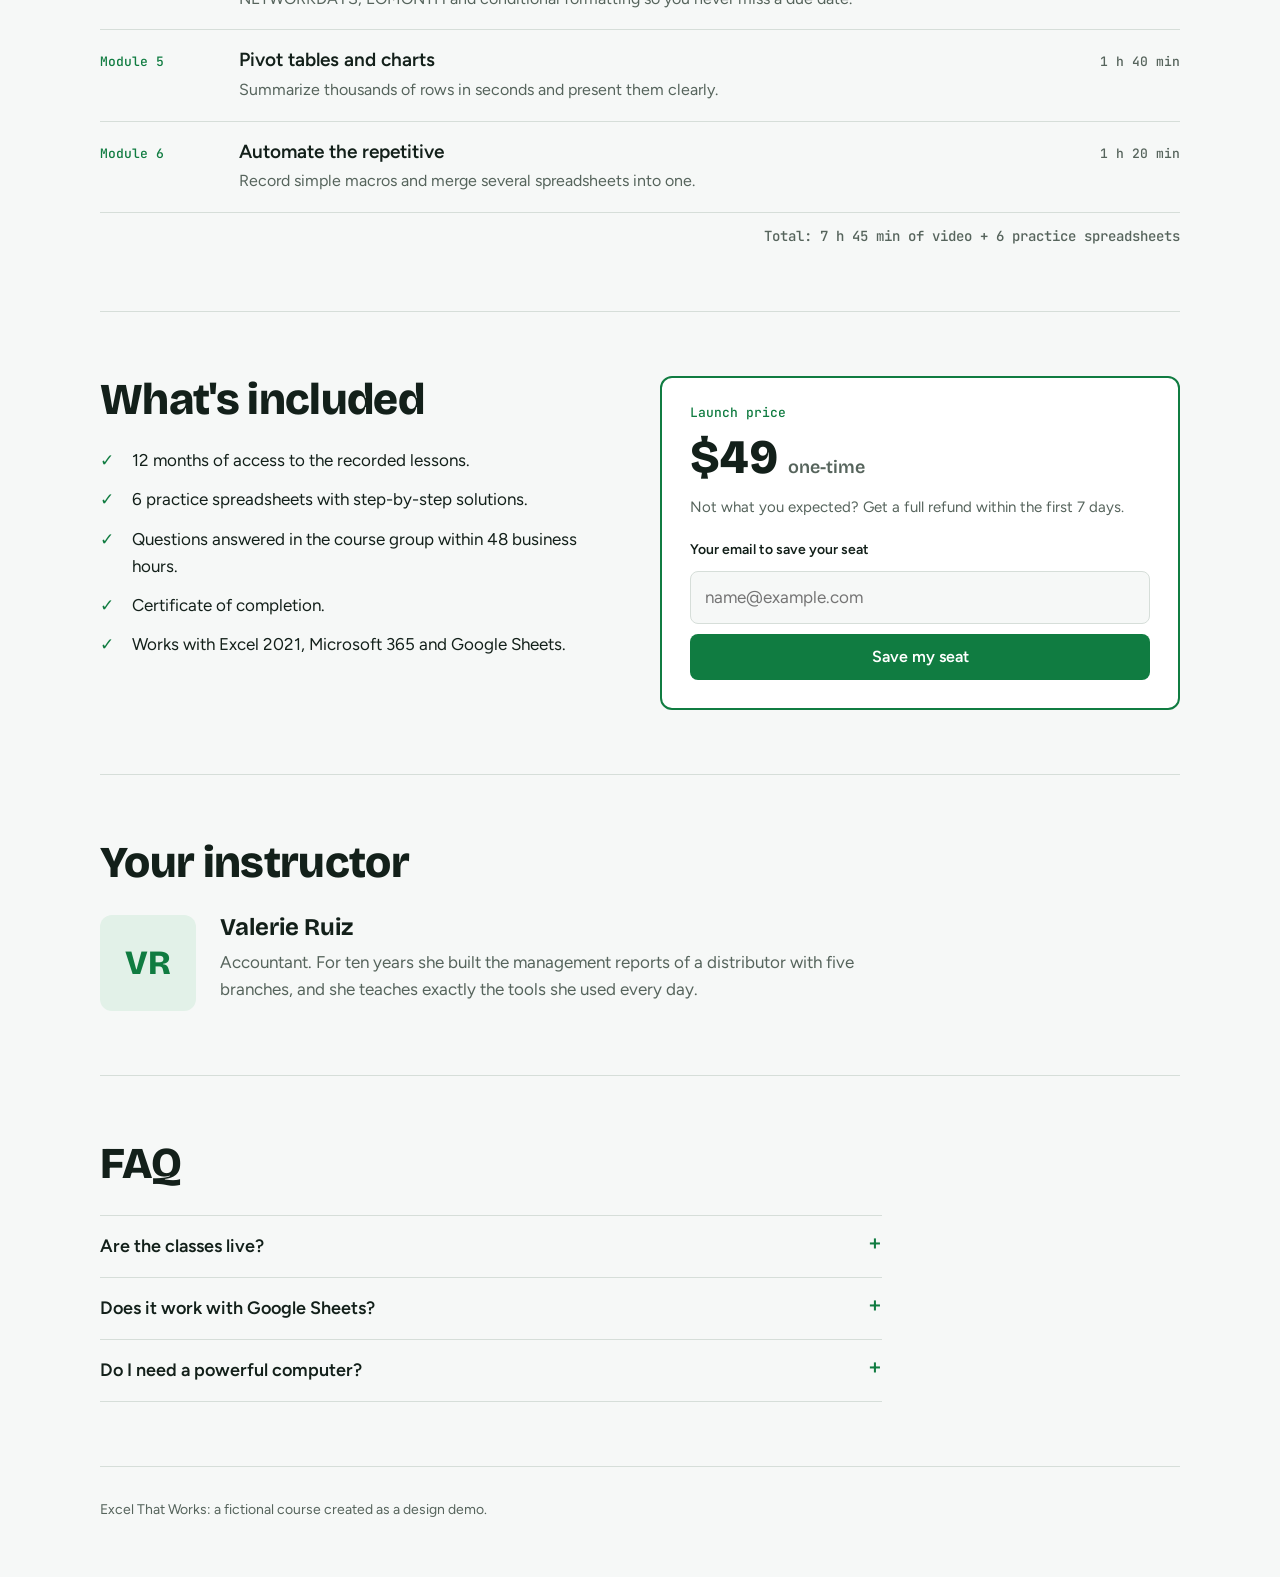
<file: curso-excel/en.html>
<!doctype html>
<html lang="en">
<meta charset="utf-8">
<meta name="viewport" content="width=device-width, initial-scale=1">
<title>Excel That Works</title>
<meta name="description" content="Online Excel course for work: 12 formulas, pivot tables and simple automations. 100% hands-on, with real spreadsheets.">
<link rel="preconnect" href="https://fonts.googleapis.com">
<link rel="preconnect" href="https://fonts.gstatic.com" crossorigin>
<link rel="stylesheet" href="https://fonts.googleapis.com/css2?family=Bricolage+Grotesque:opsz,wght@12..96,600;12..96,800&family=Figtree:wght@400;500;600&family=JetBrains+Mono:wght@500&display=swap">
<style>
:root {
  --ground: #F6F8F7;
  --surface: #FFFFFF;
  --ink: #13201A;
  --muted: #56645C;
  --line: #D6DED9;
  --grid: #E3E9E5;
  --accent: #107C41;
  --accent-ink: #FFFFFF;
  --accent-soft: #E2F1E8;
  --mark: #FFE38A;
  --display: "Bricolage Grotesque", "Arial Black", system-ui, sans-serif;
  --body: "Figtree", system-ui, -apple-system, "Segoe UI", sans-serif;
  --mono: "JetBrains Mono", ui-monospace, Menlo, Consolas, monospace;
}
@media (prefers-color-scheme: dark) {
  :root:not([data-theme="light"]) {
    color-scheme: dark;
    --ground: #0F1512;
    --surface: #161E1A;
    --ink: #E6EEE9;
    --muted: #9DAEA4;
    --line: #2A3530;
    --grid: #222C27;
    --accent: #3DBF78;
    --accent-ink: #06140C;
    --accent-soft: #173024;
    --mark: #6B5A1C;
  }
}
:root[data-theme="dark"] {
  color-scheme: dark;
  --ground: #0F1512;
  --surface: #161E1A;
  --ink: #E6EEE9;
  --muted: #9DAEA4;
  --line: #2A3530;
  --grid: #222C27;
  --accent: #3DBF78;
  --accent-ink: #06140C;
  --accent-soft: #173024;
  --mark: #6B5A1C;
}

* { box-sizing: border-box; }
body { background: var(--ground); color: var(--ink); font: 400 17px/1.6 var(--body); padding-inline: 16px; }
.wrap { max-width: 1080px; margin-inline: auto; }
h1, h2, h3 { font-family: var(--display); line-height: 1.08; margin: 0; text-wrap: balance; }
p { margin: 0; }
a { color: inherit; }
:focus-visible { outline: 2px solid var(--accent); outline-offset: 3px; border-radius: 4px; }

.demo-bar { margin-inline: -16px; padding: 8px 16px; background: var(--ink); color: var(--ground); font-size: 13px; text-align: center; }

header.top { display: flex; justify-content: space-between; align-items: center; gap: 16px; padding-block: 18px; }
.logo { display: flex; align-items: center; gap: 10px; font-family: var(--display); font-weight: 800; font-size: 20px; text-decoration: none; }
.logo i { width: 28px; height: 28px; border-radius: 6px; background: var(--accent); color: var(--accent-ink); display: grid; place-items: center; font: 800 15px/1 var(--display); font-style: normal; }

.btn { display: inline-flex; align-items: center; justify-content: center; gap: 8px; padding: 14px 22px; border-radius: 8px; font: 600 16px/1 var(--body); text-decoration: none; border: 1px solid transparent; cursor: pointer; }
.btn-primary { background: var(--accent); color: var(--accent-ink); }
.btn-primary:hover { filter: brightness(1.08); }
.btn-small { padding: 10px 16px; font-size: 15px; }

.hero { display: grid; grid-template-columns: 1.1fr 1fr; gap: 48px; align-items: center; padding-block: 48px 64px; }
.kicker { display: inline-block; font: 500 13px/1 var(--mono); color: var(--accent); background: var(--accent-soft); padding: 6px 10px; border-radius: 4px; }
.hero h1 { margin-top: 18px; font-size: clamp(38px, 5.6vw, 62px); font-weight: 800; letter-spacing: -.02em; }
.hero h1 mark { background: linear-gradient(transparent 58%, var(--mark) 58%); color: inherit; padding-inline: 2px; }
.hero .lede { margin-top: 20px; font-size: 19px; color: var(--muted); max-width: 32em; }
.hero .ctas { margin-top: 28px; display: flex; flex-wrap: wrap; align-items: center; gap: 16px; }
.hero .ctas small { color: var(--muted); font-size: 14px; }

/* Mini planilla del hero */
.sheet { background: var(--surface); border: 1px solid var(--line); border-radius: 10px; overflow: hidden; box-shadow: 0 18px 40px -24px rgba(16, 60, 36, .45); }
.fx { display: flex; align-items: center; gap: 10px; padding: 10px 12px; border-bottom: 1px solid var(--line); font: 500 13px/1.3 var(--mono); }
.fx b { color: var(--muted); font-weight: 500; font-style: italic; }
.fx code { color: var(--accent); overflow-wrap: anywhere; }
.sheet-scroll { overflow-x: auto; }
.sheet table { border-collapse: collapse; width: 100%; font-size: 14px; font-variant-numeric: tabular-nums; }
.sheet th, .sheet td { border: 1px solid var(--grid); padding: 7px 10px; text-align: left; white-space: nowrap; }
.sheet thead th { background: var(--ground); color: var(--muted); font: 500 12px/1 var(--mono); text-align: center; }
.sheet tbody th { background: var(--ground); color: var(--muted); font: 500 12px/1 var(--mono); width: 32px; text-align: center; }
.sheet .num { text-align: right; }
.sheet .hdr td { font-weight: 600; }
.sheet .sel { outline: 2px solid var(--accent); outline-offset: -2px; background: var(--accent-soft); font-weight: 600; }

section.block { padding-block: 64px; border-top: 1px solid var(--line); }
.block h2 { font-size: clamp(30px, 4vw, 44px); font-weight: 800; letter-spacing: -.015em; }
.block .intro { margin-top: 12px; color: var(--muted); max-width: 38em; }

.fit { margin-top: 32px; display: grid; grid-template-columns: repeat(3, 1fr); gap: 24px; }
.fit div { display: grid; gap: 6px; padding-top: 16px; border-top: 3px solid var(--accent); }
.fit b { font-size: 18px; }
.fit span { color: var(--muted); font-size: 16px; }

.modules { margin-top: 32px; display: grid; }
.module { display: grid; grid-template-columns: 7em 1fr auto; gap: 20px; align-items: baseline; padding-block: 18px; border-top: 1px solid var(--line); }
.module:last-child { border-bottom: 1px solid var(--line); }
.module .cell { font: 500 13px/1 var(--mono); color: var(--accent); }
.module h3 { font-family: var(--body); font-weight: 600; font-size: 19px; line-height: 1.3; }
.module p { color: var(--muted); font-size: 16px; margin-top: 4px; }
.module .dur { font: 500 13px/1 var(--mono); color: var(--muted); white-space: nowrap; }
.total { margin-top: 14px; font: 500 14px/1.4 var(--mono); color: var(--muted); text-align: right; }

.offer { display: grid; grid-template-columns: 1fr 1fr; gap: 40px; align-items: start; }
.includes { list-style: none; margin: 24px 0 0; padding: 0; display: grid; gap: 12px; }
.includes li { display: grid; grid-template-columns: 22px 1fr; gap: 10px; }
.includes li::before { content: "✓"; color: var(--accent); font-weight: 700; }
.price { background: var(--surface); border: 2px solid var(--accent); border-radius: 12px; padding: 28px; display: grid; gap: 14px; }
.price .tag { font: 500 13px/1 var(--mono); color: var(--accent); }
.price .amount { font-family: var(--display); font-weight: 800; font-size: clamp(36px, 9vw, 48px); white-space: nowrap; line-height: 1; font-variant-numeric: tabular-nums; }
.price .amount small { font-size: 18px; font-weight: 600; color: var(--muted); }
.price p { color: var(--muted); font-size: 15px; }
.price form { display: grid; gap: 10px; margin-top: 6px; }
.price label { font-size: 14px; font-weight: 600; }
.price input { font: inherit; padding: 12px 14px; border: 1px solid var(--line); border-radius: 8px; background: var(--ground); color: var(--ink); }
.price .ok { background: var(--accent-soft); color: var(--ink); padding: 12px 14px; border-radius: 8px; font-size: 15px; }

.teacher { display: grid; grid-template-columns: 96px 1fr; gap: 24px; align-items: start; max-width: 46em; margin-top: 28px; }
.avatar { width: 96px; height: 96px; border-radius: 12px; background: var(--accent-soft); color: var(--accent); display: grid; place-items: center; font: 800 34px/1 var(--display); }
.teacher h3 { font-size: 24px; }
.teacher p { margin-top: 8px; color: var(--muted); }

.faq { margin-top: 28px; max-width: 46em; }
.faq details { border-top: 1px solid var(--line); padding-block: 16px; }
.faq details:last-child { border-bottom: 1px solid var(--line); }
.faq summary { cursor: pointer; font-weight: 600; font-size: 18px; list-style: none; display: flex; justify-content: space-between; gap: 16px; }
.faq summary::-webkit-details-marker { display: none; }
.faq summary::after { content: "+"; color: var(--accent); font-size: 22px; line-height: 1; }
.faq details[open] summary::after { content: "−"; }
.faq details p { margin-top: 10px; color: var(--muted); }

footer { padding-block: 32px 48px; border-top: 1px solid var(--line); color: var(--muted); font-size: 14px; display: grid; gap: 6px; }

@media (max-width: 820px) {
  .hero, .offer { grid-template-columns: 1fr; }
  .hero { padding-block: 32px 48px; gap: 36px; }
  .fit { grid-template-columns: 1fr; }
  .module { grid-template-columns: 1fr auto; }
  .module .cell { grid-column: 1 / -1; }
  section.block { padding-block: 48px; }
}
@media (max-width: 420px) {
  .teacher { grid-template-columns: 1fr; }
  .module { grid-template-columns: 1fr; }
}
</style>

<div class="demo-bar">Design demo: the course, the instructor and the prices are fictional. · <a href="./" style="color:inherit">Versión en español</a> · <a href="../" style="color:inherit">← All demos</a></div>

<div class="wrap">
  <header class="top">
    <a class="logo" href="#top"><i>X</i>Excel That Works</a>
    <a class="btn btn-primary btn-small" href="#enroll">Enroll</a>
  </header>

  <main id="top">
    <section class="hero">
      <div>
        <span class="kicker">Online course · 100% hands-on</span>
        <h1>Stop copying and pasting. Learn the <mark>12 formulas</mark> you use every day.</h1>
        <p class="lede">For people who work with spreadsheets and feel it takes too long: invoicing, inventory, payroll or reports. With real office files, not textbook examples.</p>
        <div class="ctas">
          <a class="btn btn-primary" href="#enroll">I want to enroll</a>
          <small>Starts October 6 · limited seats</small>
        </div>
      </div>

      <div class="sheet" role="img" aria-label="Sample spreadsheet with the XLOOKUP formula returning a product price">
        <div class="fx"><b>fx</b><code>=XLOOKUP(B3, Prices!A:A, Prices!C:C)</code></div>
        <div class="sheet-scroll">
          <table>
            <thead><tr><th></th><th>A</th><th>B</th><th>C</th><th>D</th></tr></thead>
            <tbody>
              <tr class="hdr"><th>1</th><td>Date</td><td>Product</td><td>Qty</td><td class="num">Price</td></tr>
              <tr><th>2</th><td>10/03</td><td>Coffee 1lb</td><td class="num">12</td><td class="num">$8.50</td></tr>
              <tr><th>3</th><td>10/03</td><td>Green tea</td><td class="num">6</td><td class="num sel">$4.90</td></tr>
              <tr><th>4</th><td>10/04</td><td>Rice 2lb</td><td class="num">20</td><td class="num">$3.20</td></tr>
              <tr><th>5</th><td>10/04</td><td>Olive oil</td><td class="num">8</td><td class="num">$11.75</td></tr>
            </tbody>
          </table>
        </div>
      </div>
    </section>

    <section class="block">
      <h2>Is it for you?</h2>
      <p class="intro">No coding knowledge needed. Just some experience using Excel or Google Sheets.</p>
      <div class="fit">
        <div><b>Office staff</b><span>Who build the same reports every week and want to do them in minutes.</span></div>
        <div><b>Small business owners</b><span>Who track inventory, sales and expenses in spreadsheets that became a mess.</span></div>
        <div><b>Job seekers</b><span>Intermediate Excel shows up in most office job listings.</span></div>
      </div>
    </section>

    <section class="block">
      <h2>Syllabus</h2>
      <p class="intro">Six short modules. Each one ends with a real spreadsheet you solve yourself.</p>
      <div class="modules">
        <div class="module"><span class="cell">Module 1</span><div><h3>Tidy up messy data</h3><p>TRIM, PROPER, text to columns and removing duplicates.</p></div><span class="dur">1 h 10 min</span></div>
        <div class="module"><span class="cell">Module 2</span><div><h3>Look up and combine data</h3><p>XLOOKUP, VLOOKUP and INDEX + MATCH, and when to use each one.</p></div><span class="dur">1 h 30 min</span></div>
        <div class="module"><span class="cell">Module 3</span><div><h3>Sum and count with conditions</h3><p>SUMIFS and COUNTIFS for reports by month, branch or salesperson.</p></div><span class="dur">1 h 15 min</span></div>
        <div class="module"><span class="cell">Module 4</span><div><h3>Dates and deadlines</h3><p>NETWORKDAYS, EOMONTH and conditional formatting so you never miss a due date.</p></div><span class="dur">50 min</span></div>
        <div class="module"><span class="cell">Module 5</span><div><h3>Pivot tables and charts</h3><p>Summarize thousands of rows in seconds and present them clearly.</p></div><span class="dur">1 h 40 min</span></div>
        <div class="module"><span class="cell">Module 6</span><div><h3>Automate the repetitive</h3><p>Record simple macros and merge several spreadsheets into one.</p></div><span class="dur">1 h 20 min</span></div>
      </div>
      <p class="total">Total: 7 h 45 min of video + 6 practice spreadsheets</p>
    </section>

    <section class="block" id="enroll">
      <div class="offer">
        <div>
          <h2>What's included</h2>
          <ul class="includes">
            <li>12 months of access to the recorded lessons.</li>
            <li>6 practice spreadsheets with step-by-step solutions.</li>
            <li>Questions answered in the course group within 48 business hours.</li>
            <li>Certificate of completion.</li>
            <li>Works with Excel 2021, Microsoft 365 and Google Sheets.</li>
          </ul>
        </div>
        <div class="price">
          <span class="tag">Launch price</span>
          <div class="amount">$49 <small>one-time</small></div>
          <p>Not what you expected? Get a full refund within the first 7 days.</p>
          <form id="form-enroll" novalidate>
            <label for="email">Your email to save your seat</label>
            <input id="email" name="email" type="email" autocomplete="email" placeholder="name@example.com" required>
            <button class="btn btn-primary" type="submit">Save my seat</button>
            <p class="ok" id="form-ok" hidden>Demo: on the real site, this would send the booking and redirect to checkout.</p>
          </form>
        </div>
      </div>
    </section>

    <section class="block">
      <h2>Your instructor</h2>
      <div class="teacher">
        <div class="avatar" aria-hidden="true">VR</div>
        <div>
          <h3>Valerie Ruiz</h3>
          <p>Accountant. For ten years she built the management reports of a distributor with five branches, and she teaches exactly the tools she used every day.</p>
        </div>
      </div>
    </section>

    <section class="block">
      <h2>FAQ</h2>
      <div class="faq">
        <details><summary>Are the classes live?</summary><p>No. They're recorded, so you watch them whenever you want. Questions are answered in writing in the course group.</p></details>
        <details><summary>Does it work with Google Sheets?</summary><p>Yes. When a formula has a different name or syntax in Google Sheets, we show it in the same lesson.</p></details>
        <details><summary>Do I need a powerful computer?</summary><p>No. Any computer that runs Excel or a web browser is enough.</p></details>
      </div>
    </section>
  </main>

  <footer>
    <p>Excel That Works: a fictional course created as a design demo.</p>
  </footer>
</div>

<script>
  const form = document.getElementById('form-enroll');
  form.addEventListener('submit', (e) => {
    e.preventDefault();
    const email = document.getElementById('email');
    if (!email.checkValidity()) { email.reportValidity(); return; }
    document.getElementById('form-ok').hidden = false;
  });
</script>
</html>
</file>
<file: estilo.css>
:root{--bg:#F5F6F3;--card:#fff;--ink:#1B211E;--muted:#5A635E;--line:#D9DDD7;--acc:#1F6F5C}
@media (prefers-color-scheme:dark){:root{--bg:#131715;--card:#1C211F;--ink:#E8EBE8;--muted:#A2ABA5;--line:#2F3633;--acc:#5FC2A4}}
*{box-sizing:border-box}
body{margin:0;background:var(--bg);color:var(--ink);font:16px/1.6 system-ui,-apple-system,"Segoe UI",sans-serif;padding:0 16px}
.wrap{max-width:980px;margin:0 auto;padding:48px 0 64px}
h1{font-size:clamp(28px,5vw,42px);line-height:1.15;margin:0 0 12px}
.lede{color:var(--muted);font-size:18px;max-width:40em;margin:0 0 36px}
.grid{display:grid;grid-template-columns:repeat(auto-fit,minmax(280px,1fr));gap:20px}
.card{background:var(--card);border:1px solid var(--line);border-radius:10px;overflow:hidden;display:flex;flex-direction:column}
.card img{display:block;width:100%;aspect-ratio:1280/769;object-fit:cover;border-bottom:1px solid var(--line)}
.card .b{padding:18px 20px 20px;display:flex;flex-direction:column;gap:8px;flex:1}
.card h2{font-size:20px;margin:0}
.card p{margin:0;color:var(--muted);font-size:15px;flex:1}
.links{display:flex;gap:10px;flex-wrap:wrap;margin-top:8px}
.btn{display:inline-block;padding:10px 16px;border-radius:7px;background:var(--acc);color:#fff;text-decoration:none;font-weight:600;font-size:15px}
.btn.alt{background:transparent;color:var(--ink);border:1px solid var(--line)}
@media (prefers-color-scheme:dark){.btn{color:#0E1A15}}
footer{margin-top:48px;color:var(--muted);font-size:14px}
.shots{display:grid;gap:24px}
.shots figure{margin:0}.shots img{width:100%;border-radius:10px;border:1px solid var(--line);display:block}
.shots figcaption{color:var(--muted);font-size:14px;margin-top:6px}
a.back{color:var(--muted)}
</file>
<file: rubros.css>
/* Estilo compartido de las landings de rubros. Cada página define sus
   colores (--accent, --accent-soft, --accent-ink) y su tipografía (--display). */
:root {
  --bg: #F6F6F3;
  --surface: #FFFFFF;
  --ink: #1A1D1B;
  --muted: #5B635E;
  --line: #DCDFDA;
  --wa: #1DA851;
  --wa-ink: #FFFFFF;
  --body: "Inter", system-ui, -apple-system, "Segoe UI", sans-serif;
  --radius: 12px;
}
@media (prefers-color-scheme: dark) {
  :root:not([data-theme="light"]) {
    color-scheme: dark;
    --bg: #131614;
    --surface: #1B1F1D;
    --ink: #ECEFEC;
    --muted: #A3ACA6;
    --line: #2E3532;
    --wa: #2BC466;
    --wa-ink: #0B1A10;
  }
}
:root[data-theme="dark"] {
  color-scheme: dark;
  --bg: #131614; --surface: #1B1F1D; --ink: #ECEFEC; --muted: #A3ACA6; --line: #2E3532;
  --wa: #2BC466; --wa-ink: #0B1A10;
}

* { box-sizing: border-box; }
html { scroll-behavior: smooth; }
body { margin: 0; background: var(--bg); color: var(--ink); font: 400 16px/1.6 var(--body); padding-inline: 16px; }
h1, h2, h3 { font-family: var(--display); line-height: 1.15; margin: 0; text-wrap: balance; }
p { margin: 0; }
a { color: inherit; }
img { max-width: 100%; display: block; }
.wrap { max-width: 1080px; margin-inline: auto; }

.demo-bar { margin-inline: -16px; padding: 8px 16px; background: var(--ink); color: var(--bg); font-size: 13px; text-align: center; }
.demo-bar a { color: inherit; }

header.top { display: flex; align-items: center; justify-content: space-between; gap: 16px; padding-block: 18px; border-bottom: 1px solid var(--line); }
.brand { display: flex; align-items: center; gap: 10px; text-decoration: none; }
.brand .logo { width: 38px; height: 38px; border-radius: 10px; display: grid; place-items: center; background: var(--accent); color: var(--accent-ink); font: 700 18px/1 var(--display); }
.brand b { font: 700 19px/1.1 var(--display); display: block; }
.brand small { color: var(--muted); font-size: 12px; letter-spacing: .06em; text-transform: uppercase; }
nav.links { display: flex; gap: 22px; font-size: 15px; }
nav.links a { text-decoration: none; color: var(--muted); }
nav.links a:hover { color: var(--ink); }

.btn { display: inline-flex; align-items: center; justify-content: center; gap: 9px; padding: 13px 20px; border-radius: 999px; font: 600 15px/1 var(--body); text-decoration: none; border: 1px solid transparent; cursor: pointer; }
.btn svg { width: 18px; height: 18px; flex: none; }
.btn-wa { background: var(--wa); color: var(--wa-ink); }
.btn-main { background: var(--accent); color: var(--accent-ink); }
.btn-ghost { border-color: var(--line); color: var(--ink); background: transparent; }
.btn:hover { filter: brightness(1.06); }
.btn-ghost:hover { border-color: var(--ink); }
a:focus-visible, .btn:focus-visible, summary:focus-visible, button:focus-visible { outline: 2px solid var(--accent); outline-offset: 3px; }

.hero { display: grid; grid-template-columns: 1.3fr 1fr; gap: 44px; align-items: center; padding-block: 56px 48px; }
.kicker { display: inline-block; font-size: 13px; font-weight: 600; letter-spacing: .04em; color: var(--accent); background: var(--accent-soft); padding: 5px 12px; border-radius: 999px; margin-bottom: 18px; }
.hero h1 { font-size: clamp(34px, 5.4vw, 56px); }
.hero h1 em { font-style: normal; color: var(--accent); }
.hero .lede { margin-top: 18px; font-size: 18px; color: var(--muted); max-width: 33em; }
.ctas { margin-top: 26px; display: flex; flex-wrap: wrap; gap: 12px; align-items: center; }
.note { margin-top: 12px; font-size: 14px; color: var(--muted); }

.card { background: var(--surface); border: 1px solid var(--line); border-radius: var(--radius); padding: 22px; }
.card h3 { font-size: 19px; margin-bottom: 12px; }
.rows { display: grid; gap: 10px; margin: 0; }
.rows div { display: flex; justify-content: space-between; gap: 12px; padding-bottom: 10px; border-bottom: 1px dashed var(--line); font-size: 15px; }
.rows div:last-child { border-bottom: 0; padding-bottom: 0; }
.rows dt { color: var(--muted); }
.rows dd { margin: 0; font-weight: 600; text-align: right; }
.badge { display: inline-block; font-size: 12px; font-weight: 700; padding: 3px 9px; border-radius: 999px; background: var(--accent-soft); color: var(--accent); }

section.block { padding-block: 56px; border-top: 1px solid var(--line); }
.head { display: grid; gap: 10px; margin-bottom: 30px; max-width: 42em; }
.eyebrow { font-size: 12px; font-weight: 700; letter-spacing: .12em; text-transform: uppercase; color: var(--accent); }
.head h2 { font-size: clamp(26px, 3.6vw, 38px); }
.head p { color: var(--muted); }

.grid { display: grid; grid-template-columns: repeat(auto-fit, minmax(230px, 1fr)); gap: 16px; }
.item { background: var(--surface); border: 1px solid var(--line); border-radius: var(--radius); padding: 20px; display: grid; gap: 8px; align-content: start; }
.item .ic { width: 42px; height: 42px; border-radius: 10px; display: grid; place-items: center; background: var(--accent-soft); font-size: 22px; }
.item h3 { font-size: 18px; }
.item p { color: var(--muted); font-size: 15px; }
.item .price { font: 700 22px/1 var(--display); margin-top: 4px; }
.item .price small { font: 500 13px/1 var(--body); color: var(--muted); }
.item.featured { border: 2px solid var(--accent); }

.steps { display: grid; grid-template-columns: repeat(auto-fit, minmax(200px, 1fr)); gap: 20px; list-style: none; margin: 0; padding: 0; counter-reset: s; }
.steps li { counter-increment: s; display: grid; gap: 6px; }
.steps li::before { content: counter(s); width: 36px; height: 36px; border-radius: 50%; display: grid; place-items: center; background: var(--accent); color: var(--accent-ink); font: 700 16px/1 var(--display); }
.steps b { font-size: 17px; }
.steps span { color: var(--muted); font-size: 15px; }

.split { display: grid; grid-template-columns: 1fr 1fr; gap: 32px; align-items: center; }
.bubble { background: var(--surface); border: 1px solid var(--line); border-radius: 16px 16px 16px 4px; padding: 16px 18px; font-size: 15px; box-shadow: 0 6px 20px rgba(0,0,0,.06); max-width: 26em; }
.bubble small { display: block; color: var(--muted); margin-bottom: 6px; font-size: 12px; }
.chat { display: grid; gap: 10px; }
.chat .me { justify-self: end; border-radius: 16px 16px 4px 16px; background: var(--accent-soft); }

.table { width: 100%; border-collapse: collapse; font-size: 15px; background: var(--surface); border: 1px solid var(--line); border-radius: var(--radius); overflow: hidden; }
.table th, .table td { text-align: left; padding: 11px 14px; border-bottom: 1px solid var(--line); }
.table th { font-size: 13px; color: var(--muted); font-weight: 600; }
.table tr:last-child td { border-bottom: 0; }

.faq { display: grid; max-width: 46em; }
.faq details { border-top: 1px solid var(--line); padding-block: 15px; }
.faq details:last-child { border-bottom: 1px solid var(--line); }
.faq summary { cursor: pointer; font-weight: 600; font-size: 17px; list-style: none; display: flex; justify-content: space-between; gap: 16px; }
.faq summary::-webkit-details-marker { display: none; }
.faq summary::after { content: "+"; color: var(--accent); font-size: 22px; line-height: 1; }
.faq details[open] summary::after { content: "−"; }
.faq details p { margin-top: 8px; color: var(--muted); }

.contact { display: grid; grid-template-columns: 1.2fr 1fr; gap: 36px; align-items: start; }
.contact h2 { font-size: clamp(26px, 3.6vw, 38px); }
.contact .lede { margin-top: 10px; color: var(--muted); }
.facts { display: grid; gap: 14px; margin: 0; }
.facts dt { font-size: 12px; font-weight: 700; letter-spacing: .1em; text-transform: uppercase; color: var(--muted); }
.facts dd { margin: 0; }

footer { padding-block: 30px 96px; border-top: 1px solid var(--line); font-size: 13px; color: var(--muted); display: grid; gap: 6px; }

.float-wa { position: fixed; right: 16px; bottom: calc(16px + env(safe-area-inset-bottom, 0px)); width: 56px; height: 56px; border-radius: 50%; display: grid; place-items: center; background: var(--wa); color: var(--wa-ink); box-shadow: 0 6px 20px rgba(0,0,0,.18); z-index: 5; }
.float-wa svg { width: 28px; height: 28px; }

@media (max-width: 780px) {
  nav.links { display: none; }
  .hero, .split, .contact { grid-template-columns: 1fr; }
  .hero { padding-block: 36px 32px; gap: 28px; }
  section.block { padding-block: 44px; }
  .table { font-size: 14px; }
  .table th, .table td { padding: 9px 10px; }
}
@media (max-width: 420px) {
  header.top .btn span { display: none; }
  header.top .btn { padding: 12px; }
}
@media (prefers-reduced-motion: reduce) { html { scroll-behavior: auto; } }
</file>
<file: ajustes.css>
/* 29/10: foto real en el inicio, íconos de línea y sin etiquetas en mayúsculas (OK de Martín). */
.hero { align-items: center; }
.foto-hero { margin: 0; position: relative; }
.foto-hero img { width: 100%; height: auto; aspect-ratio: 4 / 3; object-fit: cover; border-radius: 18px; }
.foto-hero figcaption { position: absolute; left: 16px; bottom: 16px; display: flex; align-items: center; gap: 8px;
  background: var(--surface); color: var(--ink); padding: 10px 14px; border-radius: 12px; font-size: 14px;
  box-shadow: 0 10px 30px -12px rgba(0,0,0,.35); }
.foto-hero figcaption span { display: grid; place-items: center; color: var(--accent); }
.foto-hero figcaption svg { width: 20px; height: 20px; }
.item .ic { background: none !important; width: auto !important; height: auto !important; color: var(--accent); display: block; margin-bottom: 10px; }
.item .ic svg { width: 28px; height: 28px; }
.brand .logo svg { width: 22px; height: 22px; }
.grid .item { border: 0; border-top: 2px solid var(--line); border-radius: 0; background: transparent; padding: 18px 2px 4px; box-shadow: none; }
</file>
